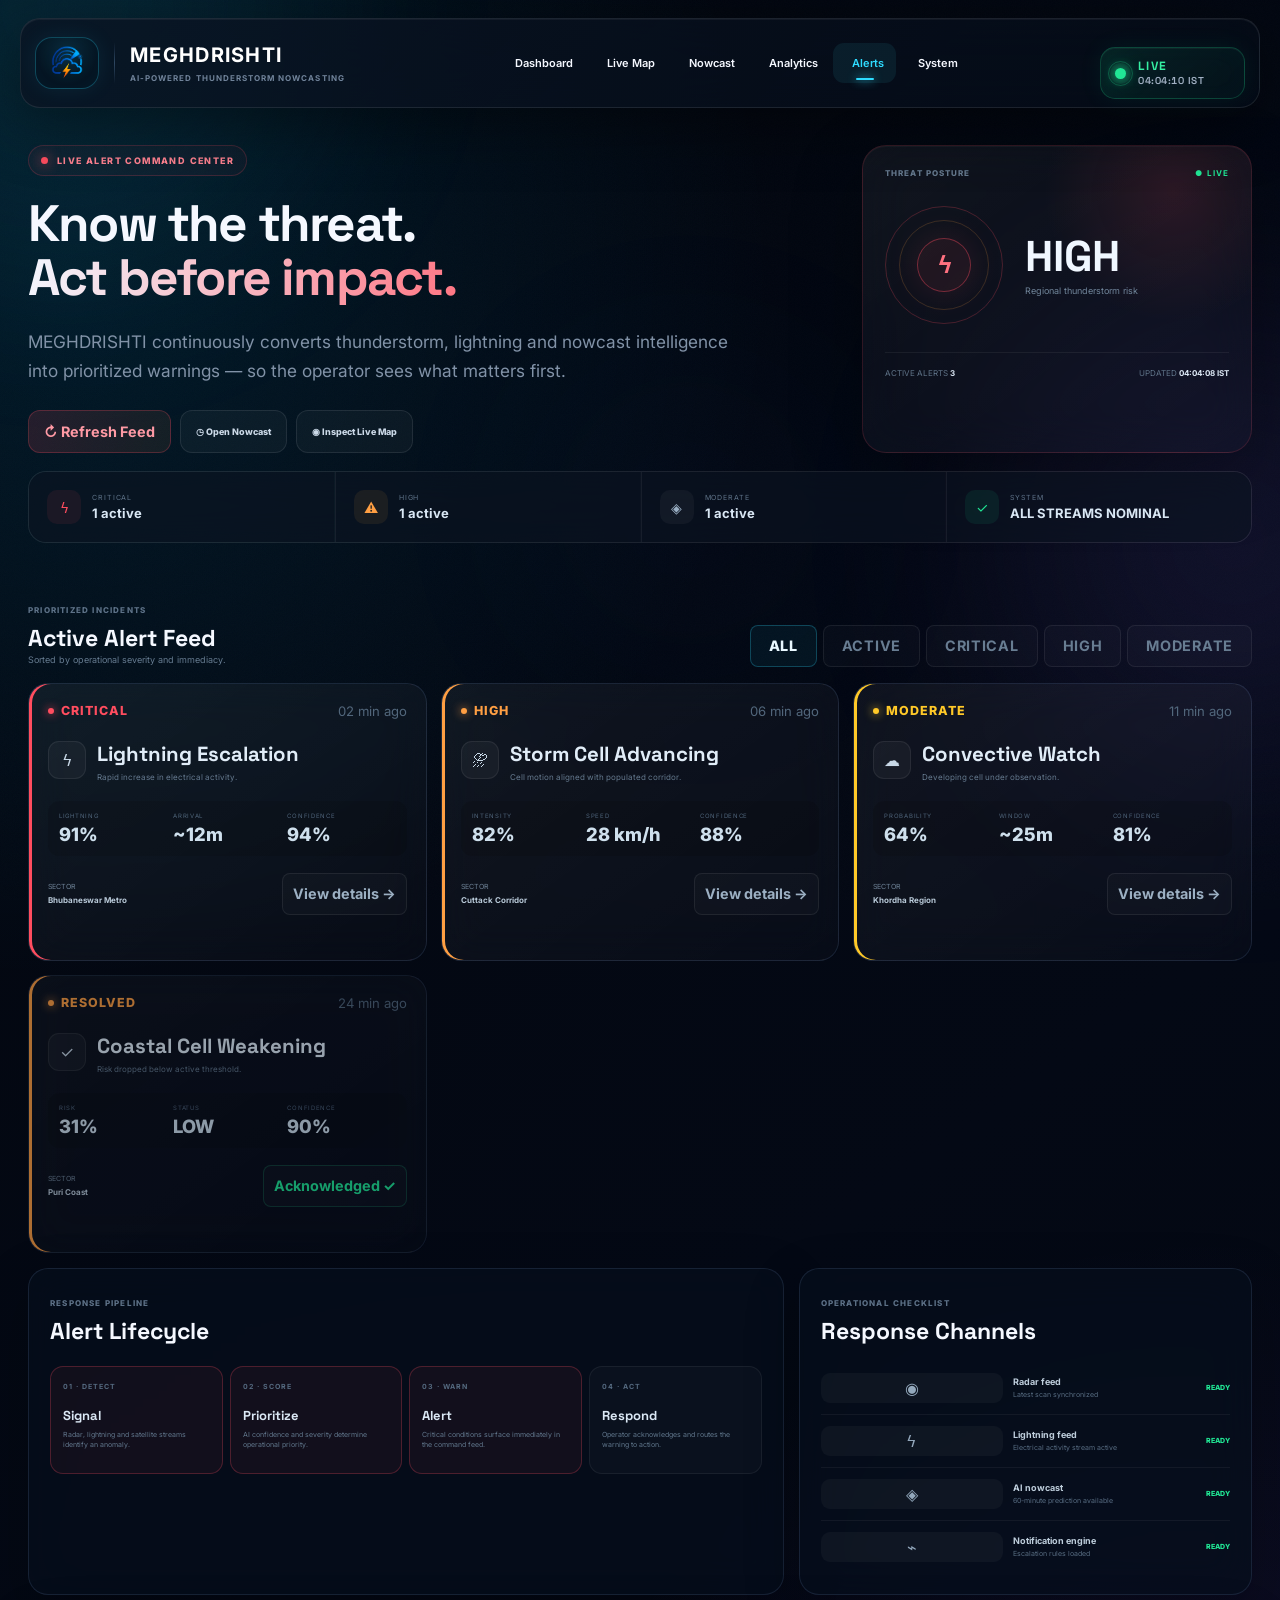
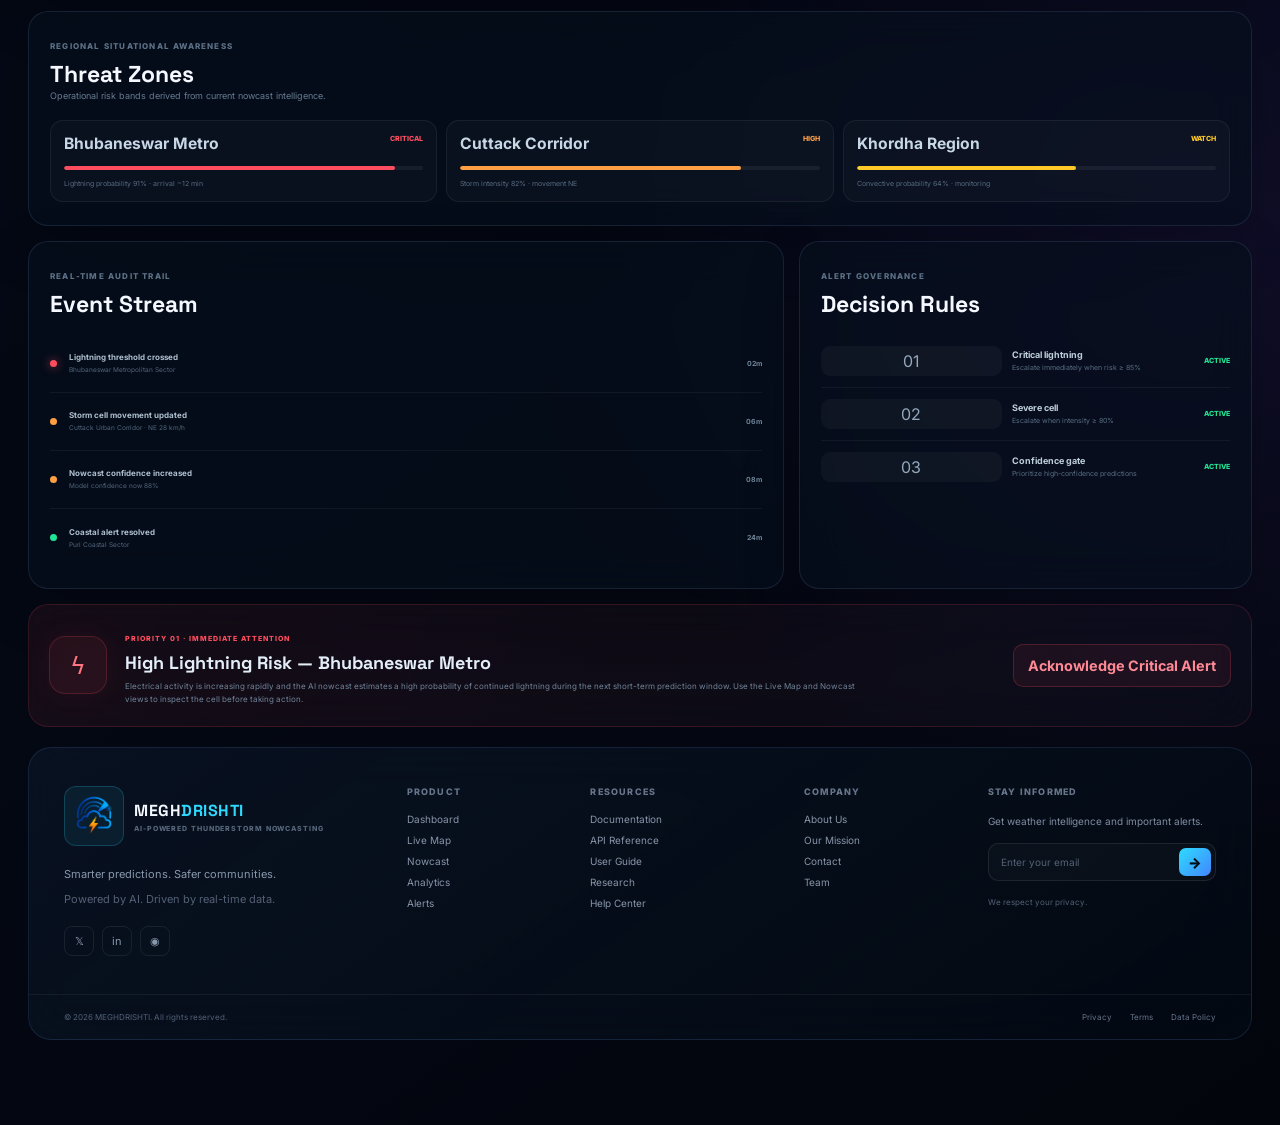
<file: frontend/pages/alerts.html>
<!DOCTYPE html>
<html lang="en">

<head>
    <meta charset="UTF-8">
    <meta name="viewport" content="width=device-width, initial-scale=1.0">

    <title>Alerts | MEGHDRISHTI</title>

    <!-- Fonts: same family as index.html -->
    <link rel="preconnect" href="https://fonts.googleapis.com">
    <link rel="preconnect" href="https://fonts.gstatic.com" crossorigin>

    <link
        href="https://fonts.googleapis.com/css2?family=Inter:wght@400;500;600;700;800&family=Space+Grotesk:wght@500;600;700&display=swap"
        rel="stylesheet">

    <!-- Shared dashboard foundation -->
    <link rel="stylesheet" href="../css/style.css">
    <link rel="stylesheet" href="../css/navbar.css">

    <!-- Alerts only -->
    <link rel="stylesheet" href="../css/alerts.css">
</head>

<body>

    <!-- Same ambient system as index.html -->
    <div class="ambient ambient-cyan"></div>
    <div class="ambient ambient-purple"></div>
    <div class="ambient ambient-blue"></div>

    <div class="grid-background"></div>
    <div class="noise"></div>


    <!-- =========================================================
         SHARED NAVBAR — Alerts active
    ========================================================== -->

    <header class="navbar-wrapper">

        <nav class="navbar">

            <a href="../index.html" class="brand">

                <div class="brand-logo">
                    <img src="../assets/logo.png" alt="MEGHDRISHTI Logo" class="brand-logo-image">
                </div>

                <div class="brand-divider"></div>

                <div class="brand-copy">
                    <div class="brand-name">
                        MEGH<span>DRISHTI</span>
                    </div>

                    <div class="brand-tagline">
                        AI-POWERED THUNDERSTORM NOWCASTING
                    </div>
                </div>

            </a>


            <div class="nav-links">

                <a href="../index.html" class="nav-link">
                    <span class="nav-svg">
                        <svg viewBox="0 0 24 24">
                            <path d="M3 11.5 12 4l9 7.5" />
                            <path d="M5 10.5V20h14v-9.5" />
                            <path d="M9 20v-6h6v6" />
                        </svg>
                    </span>
                    <span>Dashboard</span>
                </a>

                <a href="live-map.html" class="nav-link">
                    <span class="nav-svg">
                        <svg viewBox="0 0 24 24">
                            <path d="M12 21s7-6.2 7-12a7 7 0 1 0-14 0c0 5.8 7 12 7 12Z" />
                            <circle cx="12" cy="9" r="2.3" />
                        </svg>
                    </span>
                    <span>Live Map</span>
                </a>

                <a href="nowcast.html" class="nav-link">
                    <span class="nav-svg">
                        <svg viewBox="0 0 24 24">
                            <circle cx="12" cy="12" r="8" />
                            <path d="M12 7v5l3 2" />
                        </svg>
                    </span>
                    <span>Nowcast</span>
                </a>

                <a href="analytics.html" class="nav-link">
                    <span class="nav-svg">
                        <svg viewBox="0 0 24 24">
                            <path d="M4 19V9" />
                            <path d="M10 19V5" />
                            <path d="M16 19v-7" />
                            <path d="M22 19V3" />
                        </svg>
                    </span>
                    <span>Analytics</span>
                </a>

                <a href="alerts.html" class="nav-link active" aria-current="page">
                    <span class="nav-svg">
                        <svg viewBox="0 0 24 24">
                            <path d="M13 2 4 14h6l-1 8 9-12h-6l1-8Z" />
                        </svg>
                    </span>
                    <span>Alerts</span>
                </a>

                <a href="system.html" class="nav-link">
                    <span class="nav-svg">
                        <svg viewBox="0 0 24 24">
                            <circle cx="12" cy="12" r="3" />
                            <path
                                d="M19.4 15a1.7 1.7 0 0 0 .3 1.9l.1.1-1.7 1.7-.1-.1a1.7 1.7 0 0 0-1.9-.3 1.7 1.7 0 0 0-1 1.5V20h-2.4v-.2a1.7 1.7 0 0 0-1-1.5 1.7 1.7 0 0 0-1.9.3l-.1.1L8 17l.1-.1a1.7 1.7 0 0 0 .3-1.9 1.7 1.7 0 0 0-1.5-1H6v-2.4h.9a1.7 1.7 0 0 0 1.5-1 1.7 1.7 0 0 0-.3-1.9L8 8.6l1.7-1.7.1.1a1.7 1.7 0 0 0 1.9.3 1.7 1.7 0 0 0 1.9-.3l.1-.1 1.7 1.7-.1.1a1.7 1.7 0 0 0-.3 1.9 1.7 1.7 0 0 0 1.5 1h.2V14h-.2a1.7 1.7 0 0 0-1.5 1Z" />
                        </svg>
                    </span>
                    <span>System</span>
                </a>

            </div>


            <div class="nav-right">

                <div class="live-indicator">
                    <span class="live-pulse"></span>

                    <div class="live-info">
                        <strong>LIVE</strong>
                        <span id="navClock">--:--:-- IST</span>
                    </div>
                </div>

                <div class="nav-separator"></div>

                <button class="menu-button" id="menuButton" type="button" aria-label="Open navigation"
                    aria-expanded="false">
                    <span></span>
                    <span></span>
                    <span></span>
                </button>

            </div>

        </nav>


        <div class="mobile-menu" id="mobileMenu">

            <a href="../index.html" class="mobile-link">
                <span>⌂</span> Dashboard
            </a>

            <a href="live-map.html" class="mobile-link">
                <span>◉</span> Live Map
            </a>

            <a href="nowcast.html" class="mobile-link">
                <span>◷</span> Nowcast
            </a>

            <a href="analytics.html" class="mobile-link">
                <span>▥</span> Analytics
            </a>

            <a href="alerts.html" class="mobile-link active">
                <span>ϟ</span> Alerts
            </a>

            <a href="system.html" class="mobile-link">
                <span>⚙</span> System
            </a>

        </div>

    </header>


    <!-- =========================================================
         ALERT COMMAND CENTER
    ========================================================== -->

    <main class="alerts-page">


        <!-- HERO -->
        <section class="alert-hero">

            <div>

                <div class="alert-kicker">
                    <i></i>
                    LIVE ALERT COMMAND CENTER
                </div>

                <h1>
                    Know the threat.
                    <span>Act before impact.</span>
                </h1>

                <p>
                    MEGHDRISHTI continuously converts thunderstorm,
                    lightning and nowcast intelligence into prioritized
                    warnings — so the operator sees what matters first.
                </p>

                <div class="hero-actions">

                    <button class="alert-action primary" id="refreshAlerts">
                        ↻ Refresh Feed
                    </button>

                    <a href="nowcast.html" class="alert-action">
                        ◷ Open Nowcast
                    </a>

                    <a href="live-map.html" class="alert-action">
                        ◉ Inspect Live Map
                    </a>

                </div>

            </div>


            <aside class="alert-command">

                <div class="command-head">
                    <span>THREAT POSTURE</span>
                    <strong>● LIVE</strong>
                </div>

                <div class="command-center">

                    <div class="risk-orbit">
                        <b>ϟ</b>
                    </div>

                    <div class="command-value">
                        <strong>HIGH</strong>
                        <span>Regional thunderstorm risk</span>
                    </div>

                </div>

                <div class="command-bottom">

                    <span>
                        ACTIVE ALERTS
                        <b id="activeAlertCount">3</b>
                    </span>

                    <span>
                        UPDATED
                        <b id="lastAlertUpdate">--:--:-- IST</b>
                    </span>

                </div>

            </aside>

        </section>


        <!-- LIVE STATUS -->
        <section class="alert-status">

            <div class="status-cell red">
                <div class="status-icon">ϟ</div>
                <div>
                    <small>CRITICAL</small>
                    <strong>1 active</strong>
                </div>
            </div>

            <div class="status-cell orange">
                <div class="status-icon">⚠</div>
                <div>
                    <small>HIGH</small>
                    <strong>1 active</strong>
                </div>
            </div>

            <div class="status-cell">
                <div class="status-icon">◈</div>
                <div>
                    <small>MODERATE</small>
                    <strong>1 active</strong>
                </div>
            </div>

            <div class="status-cell green">
                <div class="status-icon">✓</div>
                <div>
                    <small>SYSTEM</small>
                    <strong id="systemState">ALL STREAMS NOMINAL</strong>
                </div>
            </div>

        </section>


        <!-- ALERT FEED -->
        <section class="alert-section">

            <div class="alert-section-head">

                <div>
                    <small>PRIORITIZED INCIDENTS</small>
                    <h2>Active Alert Feed</h2>
                    <p>Sorted by operational severity and immediacy.</p>
                </div>

                <div class="alert-filters">
                    <button class="alert-filter active" data-filter="all">ALL</button>
                    <button class="alert-filter" data-filter="active">ACTIVE</button>
                    <button class="alert-filter" data-filter="critical">CRITICAL</button>
                    <button class="alert-filter" data-filter="high">HIGH</button>
                    <button class="alert-filter" data-filter="moderate">MODERATE</button>
                </div>

            </div>


            <div class="alert-feed">


                <!-- CRITICAL -->
                <article class="alert-card critical" data-severity="critical"
                    data-location="Bhubaneswar Metropolitan Sector"
                    data-message="Rapidly strengthening convective activity with elevated lightning probability. Immediate situational awareness is recommended for exposed outdoor activity.">

                    <div class="card-top">

                        <span class="severity">
                            <i></i>
                            CRITICAL
                        </span>

                        <time>02 min ago</time>

                    </div>

                    <div class="card-title">

                        <div class="card-icon">ϟ</div>

                        <div>
                            <h3>Lightning Escalation</h3>
                            <p>Rapid increase in electrical activity.</p>
                        </div>

                    </div>

                    <div class="card-metrics">

                        <div>
                            <small>LIGHTNING</small>
                            <strong>91%</strong>
                        </div>

                        <div>
                            <small>ARRIVAL</small>
                            <strong>~12m</strong>
                        </div>

                        <div>
                            <small>CONFIDENCE</small>
                            <strong>94%</strong>
                        </div>

                    </div>

                    <div class="card-footer">

                        <div class="card-location">
                            SECTOR
                            <b>Bhubaneswar Metro</b>
                        </div>

                        <button class="card-action view-details">
                            View details →
                        </button>

                    </div>

                </article>


                <!-- HIGH -->
                <article class="alert-card high" data-severity="high" data-location="Cuttack Urban Corridor"
                    data-message="A mature thunderstorm cell is moving northeast. Wind and rainfall impacts may increase during the next nowcast window.">

                    <div class="card-top">

                        <span class="severity">
                            <i></i>
                            HIGH
                        </span>

                        <time>06 min ago</time>

                    </div>

                    <div class="card-title">

                        <div class="card-icon">⛈</div>

                        <div>
                            <h3>Storm Cell Advancing</h3>
                            <p>Cell motion aligned with populated corridor.</p>
                        </div>

                    </div>

                    <div class="card-metrics">

                        <div>
                            <small>INTENSITY</small>
                            <strong>82%</strong>
                        </div>

                        <div>
                            <small>SPEED</small>
                            <strong>28 km/h</strong>
                        </div>

                        <div>
                            <small>CONFIDENCE</small>
                            <strong>88%</strong>
                        </div>

                    </div>

                    <div class="card-footer">

                        <div class="card-location">
                            SECTOR
                            <b>Cuttack Corridor</b>
                        </div>

                        <button class="card-action view-details">
                            View details →
                        </button>

                    </div>

                </article>


                <!-- MODERATE -->
                <article class="alert-card moderate" data-severity="moderate" data-location="Khordha Regional Sector"
                    data-message="Moderate convective development detected. The system is watching for intensification and will escalate automatically if thresholds are crossed.">

                    <div class="card-top">

                        <span class="severity">
                            <i></i>
                            MODERATE
                        </span>

                        <time>11 min ago</time>

                    </div>

                    <div class="card-title">

                        <div class="card-icon">☁</div>

                        <div>
                            <h3>Convective Watch</h3>
                            <p>Developing cell under observation.</p>
                        </div>

                    </div>

                    <div class="card-metrics">

                        <div>
                            <small>PROBABILITY</small>
                            <strong>64%</strong>
                        </div>

                        <div>
                            <small>WINDOW</small>
                            <strong>~25m</strong>
                        </div>

                        <div>
                            <small>CONFIDENCE</small>
                            <strong>81%</strong>
                        </div>

                    </div>

                    <div class="card-footer">

                        <div class="card-location">
                            SECTOR
                            <b>Khordha Region</b>
                        </div>

                        <button class="card-action view-details">
                            View details →
                        </button>

                    </div>

                </article>


                <!-- RESOLVED -->
                <article class="alert-card high resolved" data-severity="high" data-location="Puri Coastal Sector"
                    data-message="Earlier storm activity has weakened below the active warning threshold. Continue monitoring the next nowcast cycle.">

                    <div class="card-top">

                        <span class="severity">
                            <i></i>
                            RESOLVED
                        </span>

                        <time>24 min ago</time>

                    </div>

                    <div class="card-title">

                        <div class="card-icon">✓</div>

                        <div>
                            <h3>Coastal Cell Weakening</h3>
                            <p>Risk dropped below active threshold.</p>
                        </div>

                    </div>

                    <div class="card-metrics">

                        <div>
                            <small>RISK</small>
                            <strong>31%</strong>
                        </div>

                        <div>
                            <small>STATUS</small>
                            <strong>LOW</strong>
                        </div>

                        <div>
                            <small>CONFIDENCE</small>
                            <strong>90%</strong>
                        </div>

                    </div>

                    <div class="card-footer">

                        <div class="card-location">
                            SECTOR
                            <b>Puri Coast</b>
                        </div>

                        <button class="card-action done view-details">
                            Acknowledged ✓
                        </button>

                    </div>

                </article>

            </div>

        </section>


        <!-- WORKFLOW -->
        <section class="workflow-grid">

            <article class="glass-panel">

                <div class="alert-section-head">
                    <div>
                        <small>RESPONSE PIPELINE</small>
                        <h2>Alert Lifecycle</h2>
                    </div>
                </div>

                <div class="workflow">

                    <div class="workflow-step active">
                        <b>01 · DETECT</b>
                        <strong>Signal</strong>
                        <span>Radar, lightning and satellite streams identify an anomaly.</span>
                    </div>

                    <div class="workflow-step active">
                        <b>02 · SCORE</b>
                        <strong>Prioritize</strong>
                        <span>AI confidence and severity determine operational priority.</span>
                    </div>

                    <div class="workflow-step active">
                        <b>03 · WARN</b>
                        <strong>Alert</strong>
                        <span>Critical conditions surface immediately in the command feed.</span>
                    </div>

                    <div class="workflow-step">
                        <b>04 · ACT</b>
                        <strong>Respond</strong>
                        <span>Operator acknowledges and routes the warning to action.</span>
                    </div>

                </div>

            </article>


            <article class="glass-panel">

                <div class="alert-section-head">
                    <div>
                        <small>OPERATIONAL CHECKLIST</small>
                        <h2>Response Channels</h2>
                    </div>
                </div>

                <div class="response-list">

                    <div class="response-row">
                        <div class="response-icon">◉</div>
                        <div>
                            <strong>Radar feed</strong>
                            <small>Latest scan synchronized</small>
                        </div>
                        <span class="response-state">READY</span>
                    </div>

                    <div class="response-row">
                        <div class="response-icon">ϟ</div>
                        <div>
                            <strong>Lightning feed</strong>
                            <small>Electrical activity stream active</small>
                        </div>
                        <span class="response-state">READY</span>
                    </div>

                    <div class="response-row">
                        <div class="response-icon">◈</div>
                        <div>
                            <strong>AI nowcast</strong>
                            <small>60-minute prediction available</small>
                        </div>
                        <span class="response-state">READY</span>
                    </div>

                    <div class="response-row">
                        <div class="response-icon">⌁</div>
                        <div>
                            <strong>Notification engine</strong>
                            <small>Escalation rules loaded</small>
                        </div>
                        <span class="response-state">READY</span>
                    </div>

                </div>

            </article>

        </section>


        <!-- THREAT ZONES -->
        <section class="glass-panel alert-section">

            <div class="alert-section-head">

                <div>
                    <small>REGIONAL SITUATIONAL AWARENESS</small>
                    <h2>Threat Zones</h2>
                    <p>Operational risk bands derived from current nowcast intelligence.</p>
                </div>

            </div>

            <div class="zone-grid">

                <div class="zone red">
                    <div class="zone-head">
                        <span class="zone-name">Bhubaneswar Metro</span>
                        <span class="zone-level">CRITICAL</span>
                    </div>
                    <div class="zone-track"><span style="width:92%"></span></div>
                    <small>Lightning probability 91% · arrival ~12 min</small>
                </div>

                <div class="zone orange">
                    <div class="zone-head">
                        <span class="zone-name">Cuttack Corridor</span>
                        <span class="zone-level">HIGH</span>
                    </div>
                    <div class="zone-track"><span style="width:78%"></span></div>
                    <small>Storm intensity 82% · movement NE</small>
                </div>

                <div class="zone yellow">
                    <div class="zone-head">
                        <span class="zone-name">Khordha Region</span>
                        <span class="zone-level">WATCH</span>
                    </div>
                    <div class="zone-track"><span style="width:61%"></span></div>
                    <small>Convective probability 64% · monitoring</small>
                </div>

            </div>

        </section>


        <!-- EVENT STREAM -->
        <section class="workflow-grid">

            <article class="glass-panel">

                <div class="alert-section-head">
                    <div>
                        <small>REAL-TIME AUDIT TRAIL</small>
                        <h2>Event Stream</h2>
                    </div>
                </div>

                <div class="event-stream">

                    <div class="event">
                        <i class="event-dot red"></i>
                        <div>
                            <strong>Lightning threshold crossed</strong>
                            <small>Bhubaneswar Metropolitan Sector</small>
                        </div>
                        <b>02m</b>
                    </div>

                    <div class="event">
                        <i class="event-dot orange"></i>
                        <div>
                            <strong>Storm cell movement updated</strong>
                            <small>Cuttack Urban Corridor · NE 28 km/h</small>
                        </div>
                        <b>06m</b>
                    </div>

                    <div class="event">
                        <i class="event-dot orange"></i>
                        <div>
                            <strong>Nowcast confidence increased</strong>
                            <small>Model confidence now 88%</small>
                        </div>
                        <b>08m</b>
                    </div>

                    <div class="event">
                        <i class="event-dot green"></i>
                        <div>
                            <strong>Coastal alert resolved</strong>
                            <small>Puri Coastal Sector</small>
                        </div>
                        <b>24m</b>
                    </div>

                </div>

            </article>


            <article class="glass-panel">

                <div class="alert-section-head">
                    <div>
                        <small>ALERT GOVERNANCE</small>
                        <h2>Decision Rules</h2>
                    </div>
                </div>

                <div class="response-list">

                    <div class="response-row">
                        <div class="response-icon">01</div>
                        <div>
                            <strong>Critical lightning</strong>
                            <small>Escalate immediately when risk ≥ 85%</small>
                        </div>
                        <span class="response-state">ACTIVE</span>
                    </div>

                    <div class="response-row">
                        <div class="response-icon">02</div>
                        <div>
                            <strong>Severe cell</strong>
                            <small>Escalate when intensity ≥ 80%</small>
                        </div>
                        <span class="response-state">ACTIVE</span>
                    </div>

                    <div class="response-row">
                        <div class="response-icon">03</div>
                        <div>
                            <strong>Confidence gate</strong>
                            <small>Prioritize high-confidence predictions</small>
                        </div>
                        <span class="response-state">ACTIVE</span>
                    </div>

                </div>

            </article>

        </section>


        <!-- CRITICAL DETAIL -->
        <section class="detail-strip">

            <div class="detail-icon">ϟ</div>

            <div class="detail-content">

                <small>PRIORITY 01 · IMMEDIATE ATTENTION</small>

                <h2>High Lightning Risk — Bhubaneswar Metro</h2>

                <p>
                    Electrical activity is increasing rapidly and the AI nowcast
                    estimates a high probability of continued lightning during
                    the next short-term prediction window. Use the Live Map and
                    Nowcast views to inspect the cell before taking action.
                </p>

            </div>

            <button class="detail-action" id="detailAcknowledge">
                Acknowledge Critical Alert
            </button>

        </section>


        <!-- =========================================================
             FOOTER — same structure as index.html
        ========================================================== -->

        <footer class="footer">

            <div class="footer-main">

                <div class="footer-brand">

                    <a href="../index.html" class="footer-logo">

                        <div class="footer-logo-icon">
                            <img src="../assets/logo.png" alt="MEGHDRISHTI Logo" class="footer-logo-image">
                        </div>

                        <div>
                            <strong>
                                MEGH<span>DRISHTI</span>
                            </strong>

                            <small>
                                AI-POWERED THUNDERSTORM NOWCASTING
                            </small>
                        </div>

                    </a>

                    <p>
                        Smarter predictions.
                        Safer communities.
                    </p>

                    <p class="footer-powered">
                        Powered by AI. Driven by real-time data.
                    </p>

                    <div class="social-links">

                        <a href="#" aria-label="Twitter">𝕏</a>
                        <a href="#" aria-label="LinkedIn">in</a>
                        <a href="#" aria-label="GitHub">◉</a>

                    </div>

                </div>


                <div class="footer-column">

                    <h3>PRODUCT</h3>

                    <a href="../index.html">Dashboard</a>
                    <a href="live-map.html">Live Map</a>
                    <a href="nowcast.html">Nowcast</a>
                    <a href="analytics.html">Analytics</a>
                    <a href="alerts.html">Alerts</a>

                </div>


                <div class="footer-column">

                    <h3>RESOURCES</h3>

                    <a href="#">Documentation</a>
                    <a href="#">API Reference</a>
                    <a href="#">User Guide</a>
                    <a href="#">Research</a>
                    <a href="#">Help Center</a>

                </div>


                <div class="footer-column">

                    <h3>COMPANY</h3>

                    <a href="#">About Us</a>
                    <a href="#">Our Mission</a>
                    <a href="#">Contact</a>
                    <a href="#">Team</a>

                </div>


                <div class="footer-column newsletter">

                    <h3>STAY INFORMED</h3>

                    <p>
                        Get weather intelligence
                        and important alerts.
                    </p>

                    <form id="newsletterForm">

                        <input type="email" id="newsletterEmail" placeholder="Enter your email" autocomplete="email"
                            required>

                        <button type="submit">→</button>

                    </form>

                    <small id="newsletterMessage">
                        We respect your privacy.
                    </small>

                </div>

            </div>


            <div class="footer-bottom">

                <span>
                    © <span id="year"></span> MEGHDRISHTI.
                    All rights reserved.
                </span>

                <div>
                    <a href="#">Privacy</a>
                    <a href="#">Terms</a>
                    <a href="#">Data Policy</a>
                </div>

            </div>

        </footer>

    </main>


    <!-- DETAIL MODAL -->
    <div class="alert-modal" id="alertModal">

        <div class="modal-card">

            <div class="modal-head">

                <div>
                    <small id="modalSeverity">ALERT</small>
                    <h2 id="modalTitle">Alert Details</h2>
                </div>

                <button class="modal-close" id="modalClose" aria-label="Close">
                    ×
                </button>

            </div>

            <div class="modal-body">

                <div class="modal-row">
                    <span>Sector</span>
                    <strong id="modalLocation">—</strong>
                </div>

                <div class="modal-row">
                    <span>Issued</span>
                    <strong id="modalTime">—</strong>
                </div>

                <div class="modal-row">
                    <span>Primary risk</span>
                    <strong id="modalRisk">—</strong>
                </div>

            </div>

            <div class="modal-note" id="modalMessage">
                —
            </div>

        </div>

    </div>


    <!-- TOAST -->
    <div class="alert-toast" id="alertToast">

        <strong>SYSTEM UPDATE</strong>
        <span id="toastText">Ready.</span>

    </div>


    <script src="../js/navbar.js"></script>
    <script src="../js/alerts.js"></script>

</body>

</html>
</file>
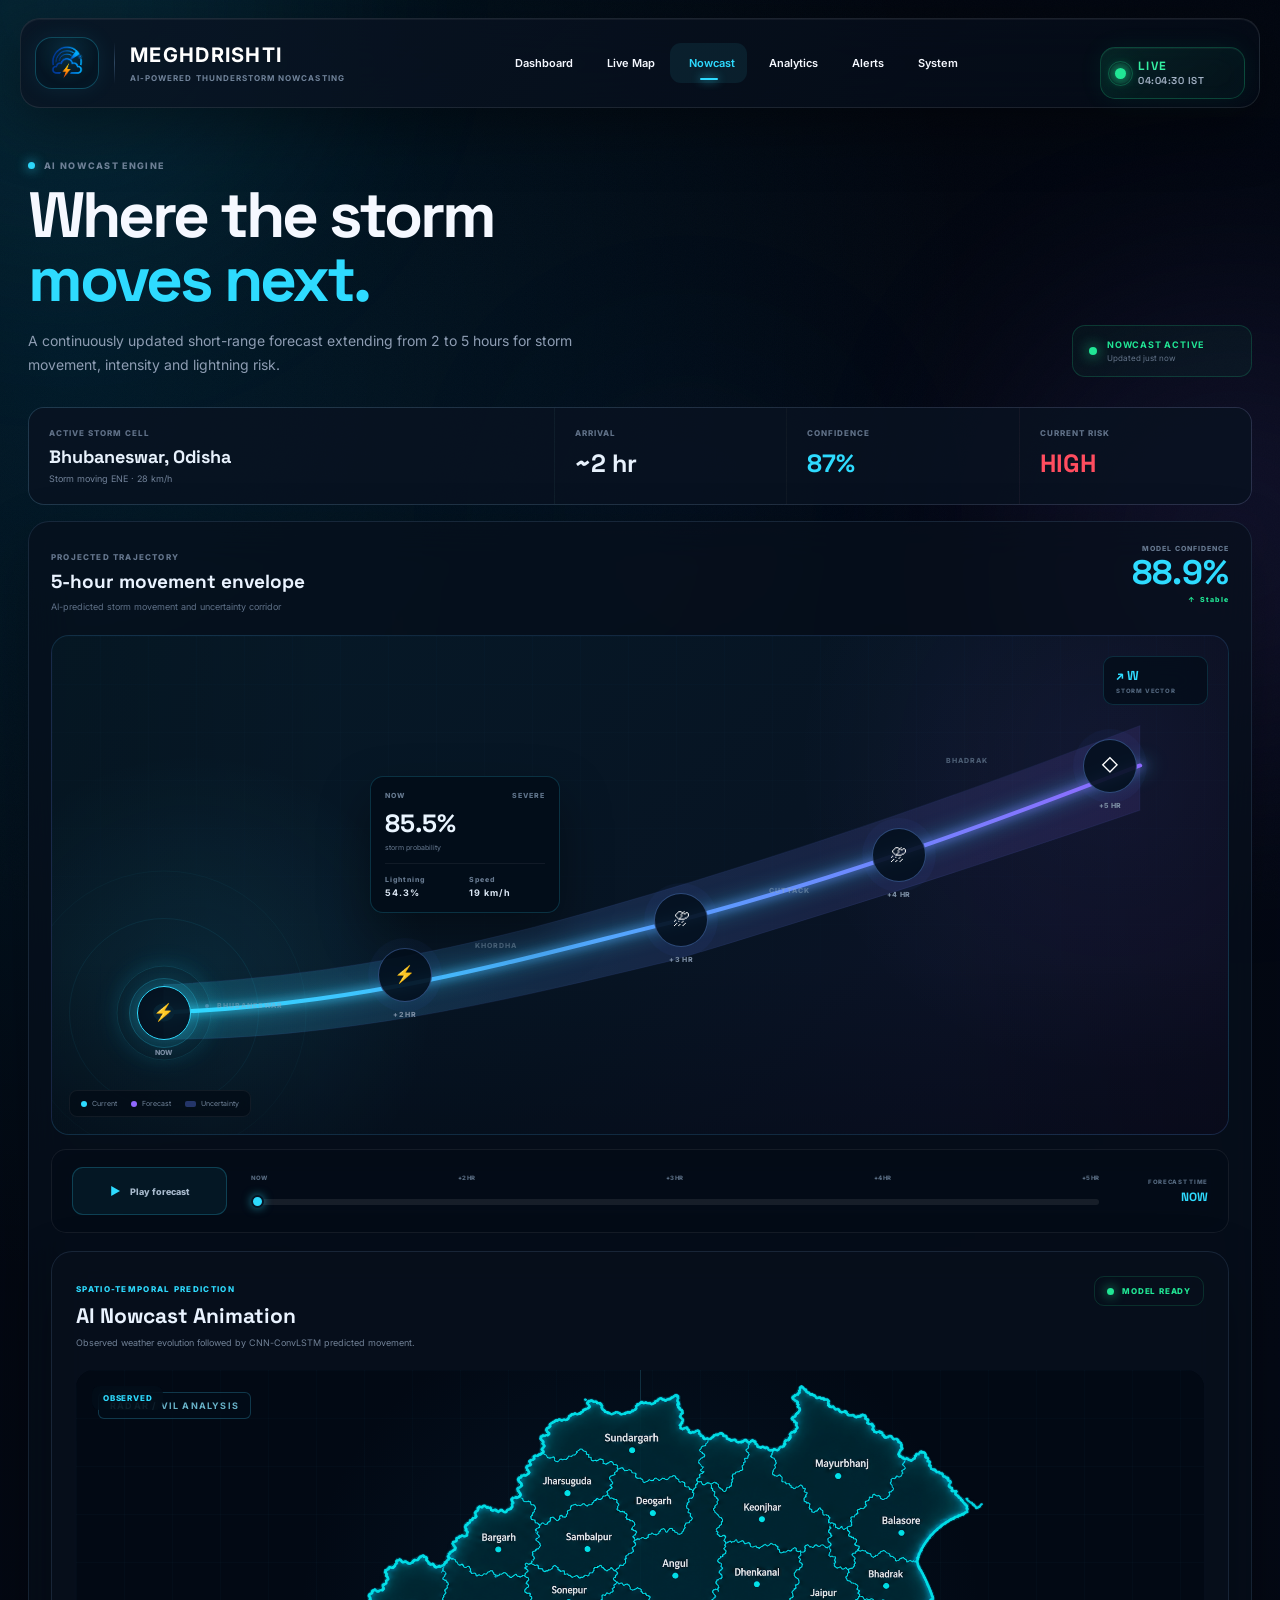
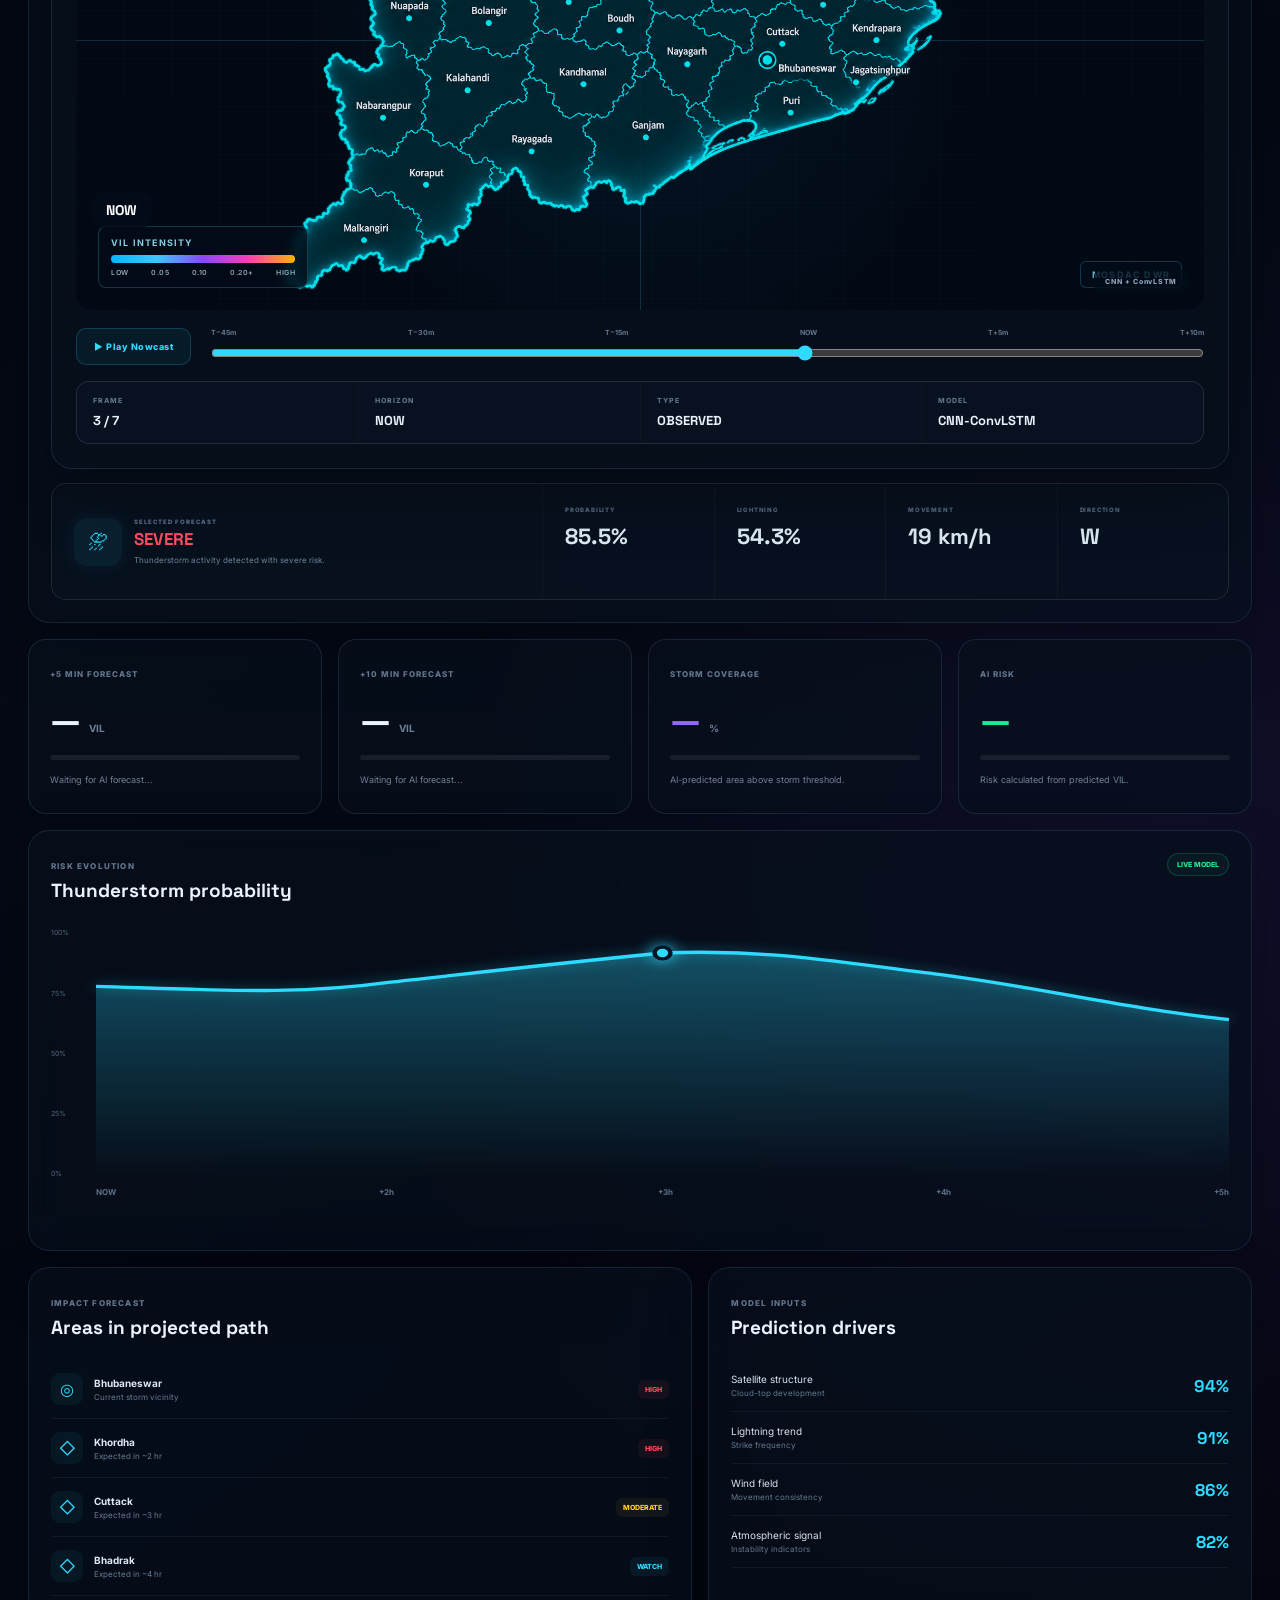
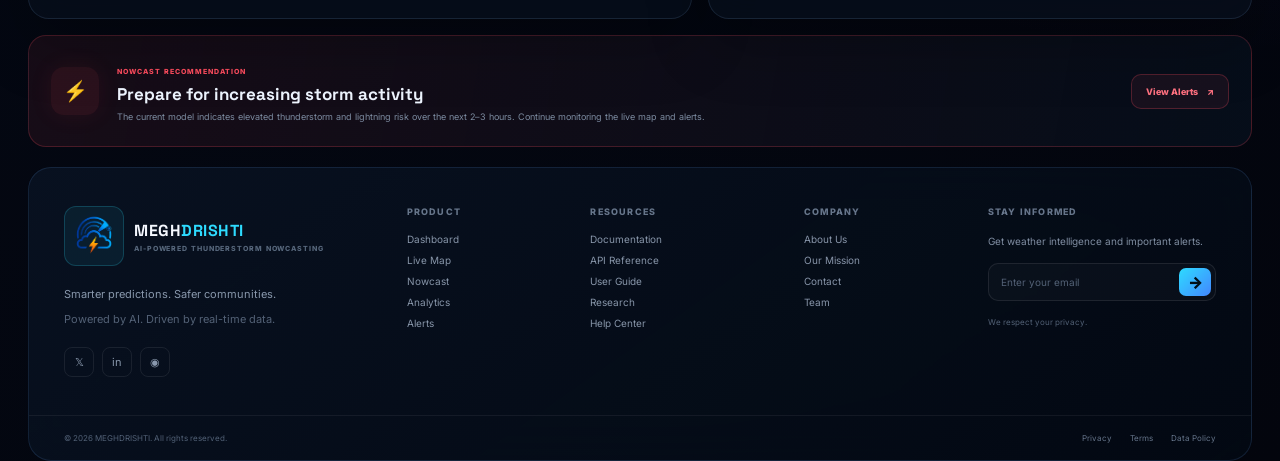
<file: frontend/pages/nowcast.html>
<!DOCTYPE html>
<html lang="en">

<head>

    <meta charset="UTF-8">

    <meta name="viewport" content="width=device-width, initial-scale=1.0">

    <title>
        MEGHDRISHTI — AI Nowcast
    </title>

    <link rel="preconnect" href="https://fonts.googleapis.com">

    <link rel="preconnect" href="https://fonts.gstatic.com">

    <link
        href="https://fonts.googleapis.com/css2?family=Inter:wght@400;500;600;700;800&family=Space+Grotesk:wght@500;600;700&display=swap"
        rel="stylesheet">

    <link rel="stylesheet" href="../css/style.css">

    <link rel="stylesheet" href="../css/navbar.css">

    <link rel="stylesheet" href="../css/nowcast.css">
    <link
    rel="stylesheet"
    href="../css/nowcast-animation.css">

</head>


<body>

    <!-- =====================================================
         BACKGROUND
    ====================================================== -->

    <div class="ambient ambient-cyan"></div>
    <div class="ambient ambient-purple"></div>
    <div class="ambient ambient-blue"></div>

    <div class="grid-background"></div>
    <div class="noise"></div>


    <!-- =====================================================
         NAVBAR
    ====================================================== -->

    <header class="navbar-wrapper">

        <nav class="navbar">


            <!-- BRAND -->

            <a href="../index.html" class="brand">

                <div class="brand-logo">

                    <img src="../assets/logo.png" alt="MEGHDRISHTI Logo" class="brand-logo-image">

                </div>


                <div class="brand-divider"></div>


                <div class="brand-copy">

                    <div class="brand-name">
                        MEGH<span>DRISHTI</span>
                    </div>

                    <div class="brand-tagline">
                        AI-POWERED THUNDERSTORM NOWCASTING
                    </div>

                </div>

            </a>


            <!-- NAV -->

            <div class="nav-links">

                <a href="../index.html" class="nav-link">
                    <span class="nav-svg"></span>
                    <span>Dashboard</span>
                </a>


                <a href="live-map.html" class="nav-link">
                    <span class="nav-svg"></span>
                    <span>Live Map</span>
                </a>


                <a href="nowcast.html" class="nav-link active">
                    <span class="nav-svg"></span>
                    <span>Nowcast</span>
                </a>


                <a href="analytics.html" class="nav-link">
                    <span class="nav-svg"></span>
                    <span>Analytics</span>
                </a>


                <a href="alerts.html" class="nav-link">
                    <span class="nav-svg"></span>
                    <span>Alerts</span>
                </a>


                <a href="system.html" class="nav-link">
                    <span class="nav-svg"></span>
                    <span>System</span>
                </a>

            </div>


            <!-- RIGHT -->

            <div class="nav-right">

                <div class="live-indicator">

                    <span class="live-pulse"></span>

                    <div class="live-info">

                        <strong>LIVE</strong>

                        <span id="navClock">
                            --:--:-- IST
                        </span>

                    </div>

                </div>


                <div class="nav-separator"></div>


                <button class="menu-button" id="menuButton" type="button" aria-label="Open navigation"
                    aria-expanded="false">

                    <span></span>
                    <span></span>
                    <span></span>

                </button>

            </div>

        </nav>


        <!-- MOBILE -->

        <div class="mobile-menu" id="mobileMenu">

            <a href="../index.html" class="mobile-link">
                <span>⌂</span>
                Dashboard
            </a>

            <a href="live-map.html" class="mobile-link">
                <span>◉</span>
                Live Map
            </a>

            <a href="nowcast.html" class="mobile-link active">
                <span>◷</span>
                Nowcast
            </a>

            <a href="analytics.html" class="mobile-link">
                <span>▥</span>
                Analytics
            </a>

            <a href="alerts.html" class="mobile-link">
                <span>ϟ</span>
                Alerts
            </a>

            <a href="system.html" class="mobile-link">
                <span>⚙</span>
                System
            </a>

        </div>

    </header>



    <!-- =====================================================
         MAIN
    ====================================================== -->

    <main class="nowcast-page">


        <!-- =================================================
             HERO
        ================================================== -->

        <section class="nowcast-hero">

            <div>

                <div class="nowcast-kicker">

                    <span></span>

                    AI NOWCAST ENGINE

                </div>


                <h1>
                Where the storm
                <span>moves next.</span>
                </h1>


                <p>
                    A continuously updated short-range forecast extending
                    from 2 to 5 hours for storm movement, intensity and
                    lightning risk.
                </p>

            </div>


            <div class="nowcast-status">

                <span class="status-dot"></span>

                <div>

                    <strong>
                        NOWCAST ACTIVE
                    </strong>

                    <small>
                        Updated just now
                    </small>

                </div>

            </div>

        </section>



        <!-- =================================================
             CURRENT STORM SUMMARY
        ================================================== -->

        <section class="nowcast-summary">

            <div class="summary-location">

                <span>
                    ACTIVE STORM CELL
                </span>

                <strong>
                    Bhubaneswar, Odisha
                </strong>

                <small>
                    Storm moving ENE · 28 km/h
                </small>

            </div>


            <div class="summary-stat">

                <span>
                    ARRIVAL
                </span>

                <strong>
                    ~2 hr
                </strong>

            </div>


            <div class="summary-stat">

                <span>
                    CONFIDENCE
                </span>

                <strong class="cyan">
                    87%
                </strong>

            </div>


            <div class="summary-stat">

                <span>
                    CURRENT RISK
                </span>

                <strong class="red">
                    HIGH
                </strong>

            </div>

        </section>



        <!-- =================================================
             TRAJECTORY
        ================================================== -->

        <section class="trajectory-panel">

            <div class="panel-heading">

                <div>

                    <span>PROJECTED TRAJECTORY</span>

                    <h2 id="trajectoryTitle">
                        5-hour movement envelope
                    </h2>

                    <p class="trajectory-subtitle">
                        AI-predicted storm movement and uncertainty corridor
                    </p>

                </div>

                <div class="trajectory-confidence">

                    <small>MODEL CONFIDENCE</small>

                    <strong id="confidenceValue">87%</strong>

                    <span id="confidenceTrend">
                        ↑ Stable
                    </span>

                </div>

            </div>


            <!-- =================================================
                 MAP
            ================================================== -->

            <div class="trajectory-map" id="trajectoryMap">

                <div class="trajectory-grid"></div>

                <div class="map-vignette"></div>


                <!-- Atmospheric rings -->

                <div class="storm-radar-ring ring-a"></div>
                <div class="storm-radar-ring ring-b"></div>
                <div class="storm-radar-ring ring-c"></div>


                <!-- Projected corridor -->

                <svg class="trajectory-svg" viewBox="0 0 1000 500" preserveAspectRatio="none">

                    <defs>

                        <linearGradient id="corridorGradient" x1="0" y1="0" x2="1" y2="0">

                            <stop offset="0%" stop-color="#2edbff" stop-opacity=".18" />

                            <stop offset="50%" stop-color="#658cff" stop-opacity=".16" />

                            <stop offset="100%" stop-color="#9068ff" stop-opacity=".12" />

                        </linearGradient>


                        <linearGradient id="trajectoryGradient" x1="0" y1="0" x2="1" y2="0">

                            <stop offset="0%" stop-color="#2edbff" />

                            <stop offset="55%" stop-color="#5b9cff" />

                            <stop offset="100%" stop-color="#9068ff" />

                        </linearGradient>


                        <filter id="trajectoryGlow" x="-50%" y="-50%" width="200%" height="200%">

                            <feGaussianBlur stdDeviation="5" result="blur" />

                            <feMerge>

                                <feMergeNode in="blur" />
                                <feMergeNode in="SourceGraphic" />

                            </feMerge>

                        </filter>

                    </defs>


                    <!-- uncertainty corridor -->

                    <path class="trajectory-corridor" d="
                        M95 350
                        C270 340 395 300 535 250
                        C680 198 805 145 925 90

                        L925 175
                        C790 230 670 275 530 325
                        C390 365 250 405 95 405

                        Z
                    " />


                    <!-- glow -->

                    <path class="trajectory-glow" d="
                        M95 378
                        C270 370 395 325 535 285
                        C680 240 805 185 925 130
                    " />


                    <!-- main trajectory -->

                    <path id="trajectoryPath" class="trajectory-line" d="
                        M95 378
                        C270 370 395 325 535 285
                        C680 240 805 185 925 130
                    " />


                    <!-- moving forecast marker -->

                    <circle id="trajectoryTracker" class="trajectory-tracker" cx="95" cy="378" r="7" />

                </svg>


                <!-- =================================================
                     LOCATION LABELS
                ================================================== -->

                <div class="map-label label-bhubaneswar">
                    <span></span>
                    BHUBANESWAR
                </div>

                <div class="map-label label-khordha">
                    KHORDHA
                </div>

                <div class="map-label label-cuttack">
                    CUTTACK
                </div>

                <div class="map-label label-bhadrak">
                    BHADRAK
                </div>


                <!-- =================================================
                     STORM POINTS
                ================================================== -->

                <button class="forecast-point current selected" data-index="0" style="left:9.5%; top:75.6%;">

                    <span class="point-core">
                        ⚡
                    </span>

                    <span class="point-time">
                        NOW
                    </span>

                </button>


                <button class="forecast-point" data-index="1" style="left:30%; top:68%;">

                    <span class="point-core">
                        ⚡
                    </span>

                    <span class="point-time">
                        +2 HR
                    </span>

                </button>


                <button class="forecast-point" data-index="2" style="left:53.5%; top:57%;">

                    <span class="point-core">
                        ⛈
                    </span>

                    <span class="point-time">
                        +3 HR
                    </span>

                </button>


                <button class="forecast-point" data-index="3" style="left:72%; top:44%;">

                    <span class="point-core">
                        ⛈
                    </span>

                    <span class="point-time">
                        +4 HR
                    </span>

                </button>


                <button class="forecast-point" data-index="4" style="left:90%; top:26%;">

                    <span class="point-core">
                        ◇
                    </span>

                    <span class="point-time">
                        +5 HR
                    </span>

                </button>


                <!-- =================================================
                     LIVE INFO TOOLTIP
                ================================================== -->

                <div class="trajectory-tooltip" id="trajectoryTooltip">

                    <div class="tooltip-header">

                        <span id="tooltipTime">
                            NOW
                        </span>

                        <span class="tooltip-risk" id="tooltipRisk">
                            HIGH
                        </span>

                    </div>


                    <strong id="tooltipProbability">
                        82%
                    </strong>

                    <small>
                        storm probability
                    </small>


                    <div class="tooltip-divider"></div>


                    <div class="tooltip-stats">

                        <span>

                            Lightning

                            <b id="tooltipLightning">
                                91%
                            </b>

                        </span>


                        <span>

                            Speed

                            <b id="tooltipSpeed">
                                28 km/h
                            </b>

                        </span>

                    </div>

                </div>


                <!-- =================================================
                     VECTOR
                ================================================== -->

                <div class="storm-vector">

                    <span id="vectorDirection">
                        ↗ ENE
                    </span>

                    <small>
                        STORM VECTOR
                    </small>

                </div>


                <!-- =================================================
                     MAP LEGEND
                ================================================== -->

                <div class="trajectory-legend">

                    <span>

                        <i class="legend-current"></i>

                        Current

                    </span>


                    <span>

                        <i class="legend-predicted"></i>

                        Forecast

                    </span>


                    <span>

                        <i class="legend-corridor"></i>

                        Uncertainty

                    </span>

                </div>

            </div>



            <!-- =================================================
                 FORECAST CONTROL BAR
            ================================================== -->

            <div class="forecast-controls">

                <button class="forecast-play" id="forecastPlay" type="button">

                    <span id="playIcon">
                        ▶
                    </span>

                    <span id="playText">
                        Play forecast
                    </span>

                </button>


                <div class="forecast-slider-wrap">

                    <div class="forecast-slider-labels">

                        <span>
                            NOW
                        </span>

                        <span>
                            +2 HR
                        </span>

                        <span>
                            +3 HR
                        </span>

                        <span>
                            +4 HR
                        </span>

                        <span>
                            +5 HR
                        </span>

                    </div>


                    <input id="forecastSlider" class="forecast-slider" type="range" min="0" max="4" value="0"
                        step="1" />

                </div>


                <div class="forecast-current-time">

                    <small>
                        FORECAST TIME
                    </small>

                    <strong id="selectedTime">
                        NOW
                    </strong>

                </div>

            </div>


            <!-- =====================================================
     AI NOWCAST ANIMATION
====================================================== -->

<section class="ai-nowcast-animation">

    <div class="animation-heading">

        <div>
            <span class="section-kicker">
                SPATIO-TEMPORAL PREDICTION
            </span>

            <h2>
                AI Nowcast Animation
            </h2>

            <p>
                Observed weather evolution followed by
                CNN-ConvLSTM predicted movement.
            </p>
        </div>

        <div class="animation-status">
            <span class="animation-live-dot"></span>
            MODEL READY
        </div>

    </div>


   <!-- WEATHER FRAME -->

<div class="nowcast-frame-viewer">

    <!-- RADAR ANALYSIS BACKGROUND -->
    <div id="nowcastBaseMap" aria-label="Odisha weather map">

    <img
        src="../assets/images/odisha-nowcast-map.png"
        alt="Odisha district weather map"
        class="odisha-nowcast-map"
    >

    <div class="radar-grid"></div>

    <div class="radar-crosshair radar-crosshair-h"></div>
    <div class="radar-crosshair radar-crosshair-v"></div>

    <div class="radar-label radar-label-tl">
        RADAR / VIL ANALYSIS
    </div>

    <div class="radar-label radar-label-br">
        MOSDAC DWR
    </div>

    <div class="vil-legend">
        <div class="vil-legend-title">
            VIL INTENSITY
        </div>

        <div class="vil-legend-bar"></div>

        <div class="vil-legend-values">
            <span>LOW</span>
            <span>0.05</span>
            <span>0.10</span>
            <span>0.20+</span>
            <span>HIGH</span>
        </div>
    </div>

</div>
    <!-- VIL / AI FORECAST OVERLAY -->
    <canvas
        id="nowcastCanvas"
        aria-label="VIL weather intensity overlay"
    ></canvas>

    <div class="frame-overlay">

        <div class="frame-badge" id="nowcastStatus">
            OBSERVED
        </div>

        <div class="frame-time" id="nowcastTime">
            NOW
        </div>

        <div class="frame-model">
            CNN + ConvLSTM
        </div>

    </div>

</div>

    
    <!-- CONTROLS -->

    <div class="animation-controls">

        <button
            id="playNowcast"
            class="animation-play-button"
            type="button">

            ▶ Play Nowcast

        </button>


        <div class="animation-timeline">

            <div class="animation-time-labels">
    <span>T−45m</span>
    <span>T−30m</span>
    <span>T−15m</span>
    <span>NOW</span>
    <span>T+5m</span>
    <span>T+10m</span>
</div>


            <input
                id="nowcastSlider"
                type="range"
                min="0"
                max="5"
                value="3"
                step="1"
            >

        </div>

    </div>


    <!-- FRAME INFORMATION -->

    <div class="animation-info">

        <div>
            <span>FRAME</span>
            <strong id="animationFrameNumber">
                3 / 7
            </strong>
        </div>

        <div>
            <span>HORIZON</span>
            <strong id="animationHorizon">
                NOW
            </strong>
        </div>

        <div>
            <span>TYPE</span>
            <strong id="animationFrameType">
                OBSERVED
            </strong>
        </div>

        <div>
            <span>MODEL</span>
            <strong>
                CNN-ConvLSTM
            </strong>
        </div>

    </div>

</section>



            <!-- =================================================
                 SELECTED FORECAST DETAILS
            ================================================== -->

            <div class="selected-forecast">

                <div class="selected-forecast-main">

                    <div class="selected-icon" id="selectedIcon">

                        ⚡

                    </div>


                    <div>

                        <span>
                            SELECTED FORECAST
                        </span>


                        <strong id="selectedRisk">
                            HIGH RISK
                        </strong>


                        <small id="selectedDescription">

                            Active thunderstorm cell with elevated
                            lightning probability.

                        </small>

                    </div>

                </div>



                <div class="selected-stat">

                    <span>
                        PROBABILITY
                    </span>

                    <strong id="selectedProbability">
                        82%
                    </strong>

                </div>



                <div class="selected-stat">

                    <span>
                        LIGHTNING
                    </span>

                    <strong id="selectedLightning">
                        91%
                    </strong>

                </div>



                <div class="selected-stat">

                    <span>
                        MOVEMENT
                    </span>

                    <strong id="selectedMovement">
                        28 km/h
                    </strong>

                </div>



                <div class="selected-stat">

                    <span>
                        DIRECTION
                    </span>

                    <strong id="selectedDirection">
                        ENE
                    </strong>

                </div>

            </div>

        </section>



      <!-- =================================================
     FORECAST INTELLIGENCE
================================================== -->

<section class="forecast-grid">

    <!-- +5 MIN -->
    <article class="forecast-card">

        <span class="card-kicker">
            +5 MIN FORECAST
        </span>

        <strong id="forecast5MaxVil">
            —
            <small>VIL</small>
        </strong>

        <div class="mini-progress">
            <span id="forecast5CoverageBar" style="width:0%"></span>
        </div>

        <p id="forecast5Details">
            Waiting for AI forecast...
        </p>

    </article>


    <!-- +10 MIN -->
    <article class="forecast-card">

        <span class="card-kicker">
            +10 MIN FORECAST
        </span>

        <strong id="forecast10MaxVil">
            —
            <small>VIL</small>
        </strong>

        <div class="mini-progress">
            <span id="forecast10CoverageBar" style="width:0%"></span>
        </div>

        <p id="forecast10Details">
            Waiting for AI forecast...
        </p>

    </article>


    <!-- STORM COVERAGE -->
    <article class="forecast-card">

        <span class="card-kicker">
            STORM COVERAGE
        </span>

        <strong class="purple" id="stormCoverageValue">
            —
            <small>%</small>
        </strong>

        <div class="mini-progress purple-bar">
            <span id="stormCoverageBar" style="width:0%"></span>
        </div>

        <p id="stormCoverageDetails">
            AI-predicted area above storm threshold.
        </p>

    </article>


    <!-- AI RISK -->
    <article class="forecast-card">

        <span class="card-kicker">
            AI RISK
        </span>

        <strong class="green" id="aiRiskValue">
            —
        </strong>

        <div class="mini-progress green-bar">
            <span id="aiRiskBar" style="width:0%"></span>
        </div>

        <p id="aiRiskDetails">
            Risk calculated from predicted VIL.
        </p>

    </article>

</section>


        <!-- =================================================
             RISK EVOLUTION
        ================================================== -->

        <section class="risk-evolution-panel">

            <div class="panel-heading">

                <div>

                    <span>
                        RISK EVOLUTION
                    </span>

                    <h2>
                        Thunderstorm probability
                    </h2>

                </div>

                <span class="live-pill">
                    LIVE MODEL
                </span>

            </div>



            <div class="risk-chart">

                <div class="chart-y">

                    <span>
                        100%
                    </span>

                    <span>
                        75%
                    </span>

                    <span>
                        50%
                    </span>

                    <span>
                        25%
                    </span>

                    <span>
                        0%
                    </span>

                </div>



                <svg viewBox="0 0 1000 300" preserveAspectRatio="none">

                    <defs>

                        <linearGradient id="riskFill" x1="0" y1="0" x2="0" y2="1">

                            <stop offset="0%" stop-color="#2edbff" stop-opacity=".32" />

                            <stop offset="100%" stop-color="#2edbff" stop-opacity="0" />

                        </linearGradient>

                    </defs>



                    <path class="risk-area" d="
                            M0 70
                            C120 75
                            180 80
                            260 65
                            C360 50
                            410 42
                            500 30
                            C590 25
                            650 40
                            740 55
                            C830 70
                            900 95
                            1000 110
                            L1000 300
                            L0 300
                            Z
                        " />



                    <path class="risk-line" d="
                            M0 70
                            C120 75
                            180 80
                            260 65
                            C360 50
                            410 42
                            500 30
                            C590 25
                            650 40
                            740 55
                            C830 70
                            900 95
                            1000 110
                        " />



                    <circle cx="500" cy="30" r="7" class="chart-highlight" />

                </svg>



                <div class="chart-x">

                    <span>
                        NOW
                    </span>

                    <span>
                        +2h
                    </span>

                    <span>
                        +3h
                    </span>

                    <span>
                        +4h
                    </span>

                    <span>
                        +5h
                    </span>

                </div>

            </div>

        </section>



        <!-- =================================================
             IMPACT FORECAST
        ================================================== -->

        <section class="impact-grid">


            <article class="impact-panel">

                <div class="panel-heading">

                    <div>

                        <span>
                            IMPACT FORECAST
                        </span>

                        <h2>
                            Areas in projected path
                        </h2>

                    </div>

                </div>



                <div class="area-list">


                    <div class="area-row">

                        <div class="area-icon">
                            ◎
                        </div>

                        <div>

                            <strong>
                                Bhubaneswar
                            </strong>

                            <small>
                                Current storm vicinity
                            </small>

                        </div>

                        <span class="area-risk high">
                            HIGH
                        </span>

                    </div>



                    <div class="area-row">

                        <div class="area-icon">
                            ◇
                        </div>

                        <div>

                            <strong>
                                Khordha
                            </strong>

                            <small>
                                Expected in ~2 hr
                            </small>

                        </div>

                        <span class="area-risk high">
                            HIGH
                        </span>

                    </div>



                    <div class="area-row">

                        <div class="area-icon">
                            ◇
                        </div>

                        <div>

                            <strong>
                                Cuttack
                            </strong>

                            <small>
                                Expected in ~3 hr
                            </small>

                        </div>

                        <span class="area-risk moderate">
                            MODERATE
                        </span>

                    </div>



                    <div class="area-row">

                        <div class="area-icon">
                            ◇
                        </div>

                        <div>

                            <strong>
                                Bhadrak
                            </strong>

                            <small>
                                Expected in ~4 hr
                            </small>

                        </div>

                        <span class="area-risk watch">
                            WATCH
                        </span>

                    </div>

                </div>

            </article>



            <!-- MODEL FACTORS -->

            <article class="impact-panel">

                <div class="panel-heading">

                    <div>

                        <span>
                            MODEL INPUTS
                        </span>

                        <h2>
                            Prediction drivers
                        </h2>

                    </div>

                </div>



                <div class="factor-list">


                    <div class="factor">

                        <div>

                            <span>
                                Satellite structure
                            </span>

                            <small>
                                Cloud-top development
                            </small>

                        </div>

                        <strong>
                            94%
                        </strong>

                    </div>



                    <div class="factor">

                        <div>

                            <span>
                                Lightning trend
                            </span>

                            <small>
                                Strike frequency
                            </small>

                        </div>

                        <strong>
                            91%
                        </strong>

                    </div>



                    <div class="factor">

                        <div>

                            <span>
                                Wind field
                            </span>

                            <small>
                                Movement consistency
                            </small>

                        </div>

                        <strong>
                            86%
                        </strong>

                    </div>



                    <div class="factor">

                        <div>

                            <span>
                                Atmospheric signal
                            </span>

                            <small>
                                Instability indicators
                            </small>

                        </div>

                        <strong>
                            82%
                        </strong>

                    </div>

                </div>

            </article>

        </section>



        <!-- =================================================
             DECISION PANEL
        ================================================== -->

        <section class="decision-panel">

            <div class="decision-icon">
                ⚡
            </div>


            <div class="decision-content">

                <span>
                    NOWCAST RECOMMENDATION
                </span>


                <h2>
                    Prepare for increasing storm activity
                </h2>


                <p>
                    The current model indicates elevated
                    thunderstorm and lightning risk over the
                    next 2–3 hours. Continue monitoring the
                    live map and alerts.
                </p>

            </div>


            <a href="alerts.html" class="decision-button">

                View Alerts

                <span>
                    ↗
                </span>

            </a>

        </section>


        <!-- =================================================
             FOOTER
        ================================================== -->

        <footer class="footer">

            <div class="footer-main">


                <div class="footer-brand">

                    <a href="../index.html" class="footer-logo">

                        <div class="footer-logo-icon">
                            <img src="../assets/logo.png" alt="MEGHDRISHTI Logo" class="footer-logo-image">
                        </div>


                        <div>

                            <strong>
                                MEGH<span>DRISHTI</span>
                            </strong>

                            <small>
                                AI-POWERED THUNDERSTORM NOWCASTING
                            </small>

                        </div>

                    </a>


                    <p>
                        Smarter predictions.
                        Safer communities.
                    </p>


                    <p class="footer-powered">
                        Powered by AI. Driven by real-time data.
                    </p>


                    <div class="social-links">

                        <a href="#">
                            𝕏
                        </a>

                        <a href="#">
                            in
                        </a>

                        <a href="#">
                            ◉
                        </a>

                    </div>

                </div>



                <div class="footer-column">

                    <h3>
                        PRODUCT
                    </h3>

                    <a href="../index.html">
                        Dashboard
                    </a>

                    <a href="live-map.html">
                        Live Map
                    </a>

                    <a href="nowcast.html">
                        Nowcast
                    </a>

                    <a href="analytics.html">
                        Analytics
                    </a>

                    <a href="alerts.html">
                        Alerts
                    </a>

                </div>



                <div class="footer-column">

                    <h3>
                        RESOURCES
                    </h3>

                    <a href="#">
                        Documentation
                    </a>

                    <a href="#">
                        API Reference
                    </a>

                    <a href="#">
                        User Guide
                    </a>

                    <a href="#">
                        Research
                    </a>

                    <a href="#">
                        Help Center
                    </a>

                </div>



                <div class="footer-column">

                    <h3>
                        COMPANY
                    </h3>

                    <a href="#">
                        About Us
                    </a>

                    <a href="#">
                        Our Mission
                    </a>

                    <a href="#">
                        Contact
                    </a>

                    <a href="#">
                        Team
                    </a>

                </div>



                <div class="footer-column newsletter">

                    <h3>
                        STAY INFORMED
                    </h3>

                    <p>
                        Get weather intelligence
                        and important alerts.
                    </p>


                    <form id="newsletterForm">

                        <input type="email" id="newsletterEmail" placeholder="Enter your email" autocomplete="email"
                            required>


                        <button type="submit">
                            →
                        </button>

                    </form>


                    <small id="newsletterMessage">
                        We respect your privacy.
                    </small>

                </div>

            </div>



        

            <div class="footer-bottom">

                <span>

                    © <span id="year"></span>

                    MEGHDRISHTI.

                    All rights reserved.

                </span>


                <div>

                    <a href="#">
                        Privacy
                    </a>

                    <a href="#">
                        Terms
                    </a>

                    <a href="#">
                        Data Policy
                    </a>

                </div>

            </div>

        </footer>

    </main>



    <script src="../js/navbar.js"></script>

    <script src="../js/nowcast-animation.js"></script>

    <script src="../js/nowcast.js"></script>    

</body>

</html>
</file>
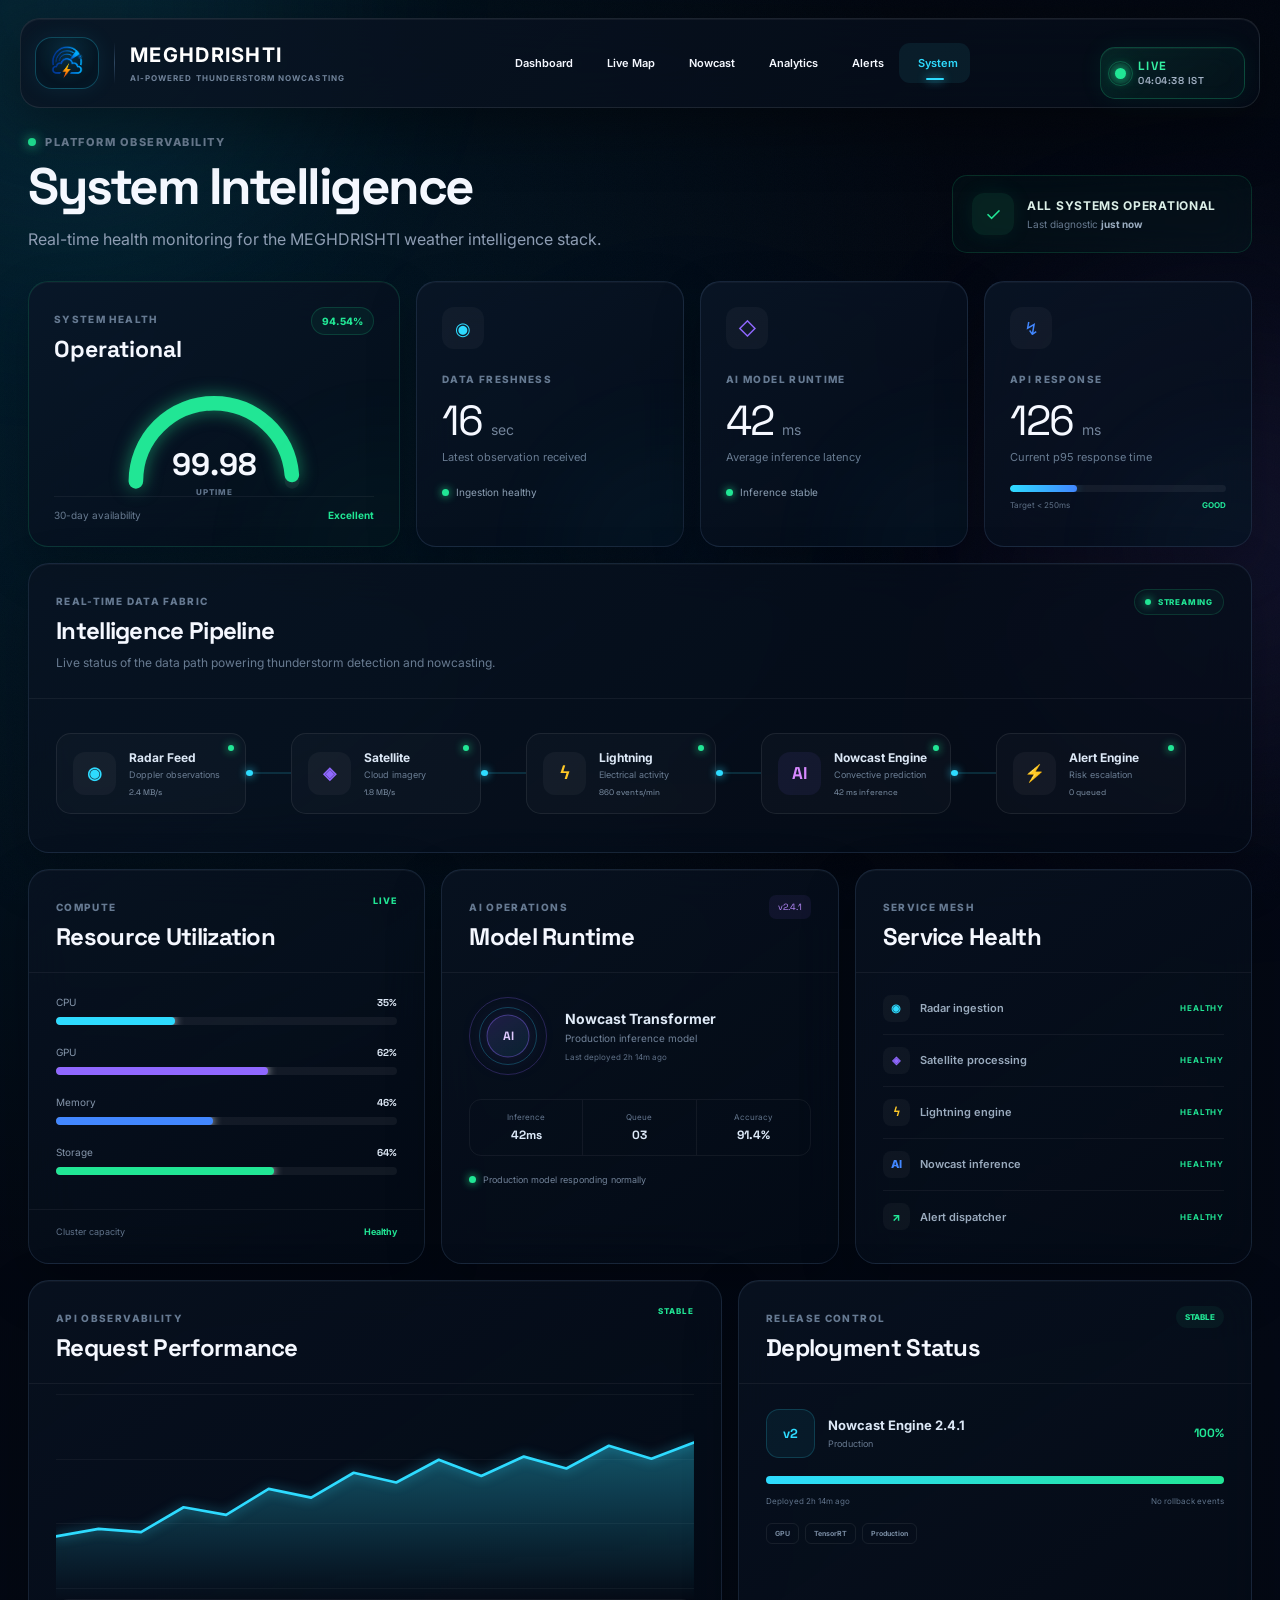
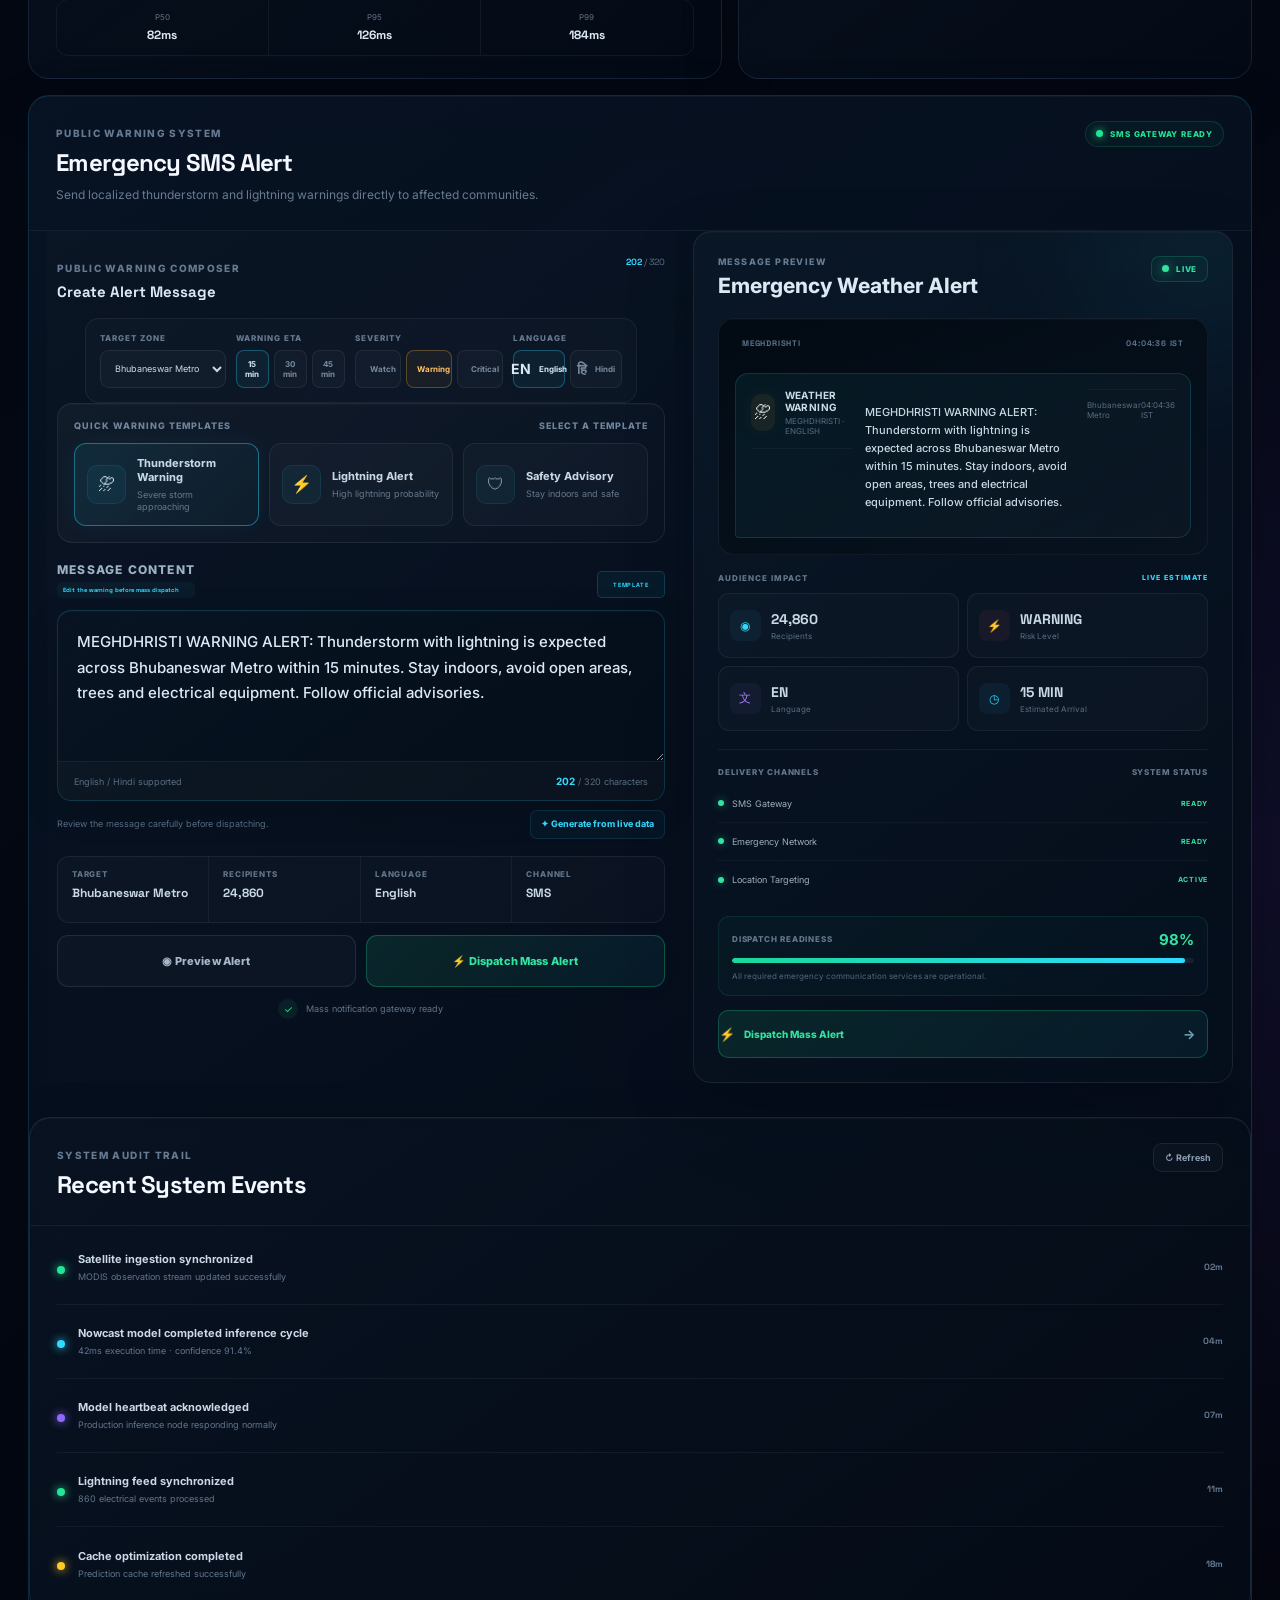
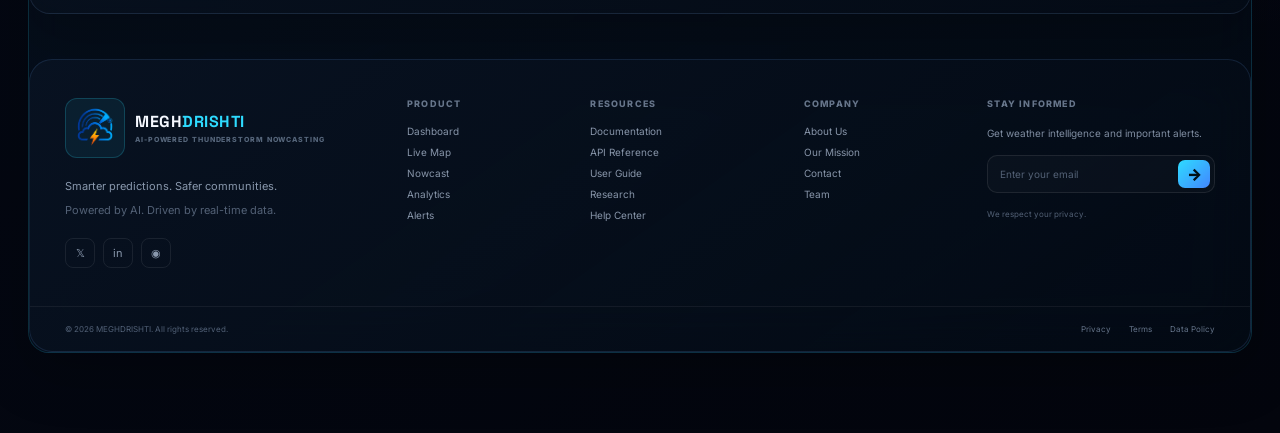
<file: frontend/pages/system.html>
<!DOCTYPE html>
<html lang="en">

<head>

    <meta charset="UTF-8">
    <meta name="viewport" content="width=device-width, initial-scale=1.0">

    <title>MEGHDRISHTI — System Intelligence</title>

    <!-- =====================================================
         FONTS
    ====================================================== -->

    <link rel="preconnect" href="https://fonts.googleapis.com">

    <link rel="preconnect" href="https://fonts.gstatic.com" crossorigin>

    <link
        href="https://fonts.googleapis.com/css2?family=Inter:wght@400;500;600;700;800&family=Space+Grotesk:wght@500;600;700&display=swap"
        rel="stylesheet">


    <!-- =====================================================
         GLOBAL STYLES
    ====================================================== -->

    <link rel="stylesheet" href="../css/style.css">

    <!-- Your existing navbar styling -->
    <link rel="stylesheet" href="../css/navbar.css">

    <!-- System page -->
    <link rel="stylesheet" href="../css/system.css">

</head>


<body>

    <!-- =====================================================
         AMBIENT BACKGROUND
    ====================================================== -->

    <div class="ambient ambient-cyan"></div>

    <div class="ambient ambient-purple"></div>

    <div class="ambient ambient-blue"></div>

    <div class="grid-background"></div>

    <div class="noise"></div>


    <!-- =====================================================
         NAVBAR
    ====================================================== -->

    <header class="navbar-wrapper">

        <nav class="navbar">

            <!-- BRAND -->

            <a href="../index.html" class="brand">

                <div class="brand-logo">

                    <img src="../assets/logo.png" alt="MEGHDRISHTI Logo" class="brand-logo-image">

                </div>


                <div class="brand-divider"></div>


                <div class="brand-copy">

                    <div class="brand-name">
                        MEGH<span>DRISHTI</span>
                    </div>

                    <div class="brand-tagline">
                        AI-POWERED THUNDERSTORM NOWCASTING
                    </div>

                </div>

            </a>


            <!-- NAVIGATION -->

            <div class="nav-links">

                <a href="../index.html" class="nav-link">

                    <span class="nav-svg">
                        <svg viewBox="0 0 24 24">
                            <path d="M3 11.5 12 4l9 7.5" />
                            <path d="M5 10.5V20h14v-9.5" />
                            <path d="M9 20v-6h6v6" />
                        </svg>
                    </span>

                    <span>Dashboard</span>

                </a>


                <a href="live-map.html" class="nav-link">

                    <span class="nav-svg">
                        <svg viewBox="0 0 24 24">
                            <path d="M12 21s7-6.2 7-12a7 7 0 1 0-14 0c0 5.8 7 12 7 12Z" />
                            <circle cx="12" cy="9" r="2.3" />
                        </svg>
                    </span>

                    <span>Live Map</span>

                </a>


                <a href="nowcast.html" class="nav-link">

                    <span class="nav-svg">
                        <svg viewBox="0 0 24 24">
                            <circle cx="12" cy="12" r="8" />
                            <path d="M12 7v5l3 2" />
                        </svg>
                    </span>

                    <span>Nowcast</span>

                </a>


                <a href="analytics.html" class="nav-link">

                    <span class="nav-svg">
                        <svg viewBox="0 0 24 24">
                            <path d="M4 19V9" />
                            <path d="M10 19V5" />
                            <path d="M16 19v-7" />
                            <path d="M22 19V3" />
                        </svg>
                    </span>

                    <span>Analytics</span>

                </a>


                <a href="alerts.html" class="nav-link">

                    <span class="nav-svg">
                        <svg viewBox="0 0 24 24">
                            <path d="M13 2 4 14h6l-1 8 9-12h-6l1-8Z" />
                        </svg>
                    </span>

                    <span>Alerts</span>

                </a>


                <a href="system.html" class="nav-link active">

                    <span class="nav-svg">

                        <svg viewBox="0 0 24 24">

                            <circle cx="12" cy="12" r="3" />

                            <path d="
                                M19.4 15
                                a1.7 1.7 0 0 0 .3 1.9
                                l.1.1-1.7 1.7-.1-.1
                                a1.7 1.7 0 0 0-1.9-.3
                                1.7 1.7 0 0 0-1 1.5V20
                                h-2.4v-.2
                                a1.7 1.7 0 0 0-1-1.5
                                1.7 1.7 0 0 0-1.9.3
                                l-.1.1L8 17l.1-.1
                                a1.7 1.7 0 0 0 .3-1.9
                                1.7 1.7 0 0 0-1.5-1H6
                                v-2.4h.9
                                a1.7 1.7 0 0 0 1.5-1
                                1.7 1.7 0 0 0-.3-1.9
                                L8 8.6l1.7-1.7.1.1
                                a1.7 1.7 0 0 0 1.9.3
                                1.7 1.7 0 0 0 1-1.5V5
                                h2.4v.8
                                a1.7 1.7 0 0 0 1 1.5
                                1.7 1.7 0 0 0 1.9-.3
                                l.1-.1 1.7 1.7-.1.1
                                a1.7 1.7 0 0 0-.3 1.9
                                1.7 1.7 0 0 0 1.5 1
                                h.2V14h-.2
                                a1.7 1.7 0 0 0-1.5 1Z" />

                        </svg>

                    </span>

                    <span>System</span>

                </a>

            </div>


            <!-- RIGHT -->

            <div class="nav-right">

                <div class="live-indicator">

                    <span class="live-pulse"></span>

                    <div class="live-info">

                        <strong>LIVE</strong>

                        <span id="navClock">
                            --:--:-- IST
                        </span>

                    </div>

                </div>


                <div class="nav-separator"></div>


                <button class="menu-button" id="menuButton" type="button" aria-label="Open navigation"
                    aria-expanded="false">

                    <span></span>
                    <span></span>
                    <span></span>

                </button>

            </div>

        </nav>


        <!-- MOBILE -->

        <div class="mobile-menu" id="mobileMenu">

            <a href="../index.html" class="mobile-link">

                <span>⌂</span>
                Dashboard

            </a>

            <a href="live-map.html" class="mobile-link">

                <span>◉</span>
                Live Map

            </a>

            <a href="nowcast.html" class="mobile-link">

                <span>◷</span>
                Nowcast

            </a>

            <a href="analytics.html" class="mobile-link">

                <span>▥</span>
                Analytics

            </a>

            <a href="alerts.html" class="mobile-link">

                <span>ϟ</span>
                Alerts

            </a>

            <a href="system.html" class="mobile-link active">

                <span>⚙</span>
                System

            </a>

        </div>

    </header>



    <!-- =====================================================
         MAIN
    ====================================================== -->

    <main class="system-page">


        <!-- =================================================
             PAGE HEADER
        ================================================== -->

        <section class="system-hero">

            <div>

                <div class="system-eyebrow">

                    <span class="status-dot"></span>

                    PLATFORM OBSERVABILITY

                </div>


                <h1>
                    System Intelligence
                </h1>


                <p>

                    Real-time health monitoring for the
                    MEGHDRISHTI weather intelligence stack.

                </p>

            </div>


            <div class="system-header-status">

                <div class="system-status-icon">
                    ✓
                </div>

                <div>

                    <strong>
                        ALL SYSTEMS OPERATIONAL
                    </strong>

                    <span>
                        Last diagnostic
                        <b id="diagnosticTime">
                            just now
                        </b>
                    </span>

                </div>

            </div>

        </section>



        <!-- =================================================
             CORE STATUS
        ================================================== -->

        <section class="system-health-grid">


            <!-- OVERALL HEALTH -->

            <article class="health-card primary-health">

                <div class="health-card-top">

                    <div>

                        <span class="system-label">
                            SYSTEM HEALTH
                        </span>

                        <h2>
                            Operational
                        </h2>

                    </div>

                    <span class="health-badge">
                        94.54%
                    </span>

                </div>


                <div class="health-gauge">

                    <svg viewBox="0 0 200 120">

                        <path class="gauge-track" d="M 25 105
                               A 75 75 0 0 1 175 105" />

                        <path class="gauge-progress" d="M 25 105
                               A 75 75 0 0 1 175 105" />

                    </svg>


                    <div class="gauge-center">

                        <strong>
                            99.98
                        </strong>

                        <span>
                            UPTIME
                        </span>

                    </div>

                </div>


                <div class="health-footer">

                    <span>
                        30-day availability
                    </span>

                    <strong class="green">
                        Excellent
                    </strong>

                </div>

            </article>



            <!-- DATA FRESHNESS -->

            <article class="health-card">

                <div class="health-icon cyan">
                    ◉
                </div>

                <span class="system-label">
                    DATA FRESHNESS
                </span>

                <div class="big-number">
                    <span id="freshnessValue">
                        18
                    </span>
                    <small>sec</small>
                </div>

                <p>
                    Latest observation received
                </p>


                <div class="status-line">

                    <span class="live-dot"></span>

                    Ingestion healthy

                </div>

            </article>



            <!-- MODEL -->

            <article class="health-card">

                <div class="health-icon purple">
                    ◇
                </div>

                <span class="system-label">
                    AI MODEL RUNTIME
                </span>

                <div class="big-number">
                    42
                    <small>ms</small>
                </div>

                <p>
                    Average inference latency
                </p>


                <div class="status-line">

                    <span class="live-dot"></span>

                    Inference stable

                </div>

            </article>



            <!-- API -->

            <article class="health-card">

                <div class="health-icon blue">
                    ↯
                </div>

                <span class="system-label">
                    API RESPONSE
                </span>

                <div class="big-number">
                    126
                    <small>ms</small>
                </div>

                <p>
                    Current p95 response time
                </p>


                <div class="latency-indicator">

                    <span style="width:31%"></span>

                </div>

                <div class="latency-caption">

                    <span>
                        Target &lt; 250ms
                    </span>

                    <strong>
                        GOOD
                    </strong>

                </div>

            </article>

        </section>



        <!-- =================================================
             DATA PIPELINE
        ================================================== -->

        <section class="system-panel pipeline-panel">

            <div class="panel-heading">

                <div>

                    <span class="system-label">
                        REAL-TIME DATA FABRIC
                    </span>

                    <h2>
                        Intelligence Pipeline
                    </h2>

                    <p>
                        Live status of the data path powering
                        thunderstorm detection and nowcasting.
                    </p>

                </div>


                <div class="pipeline-live">

                    <span></span>
                    STREAMING

                </div>

            </div>


            <div class="pipeline">


                <!-- NODE 1 -->

                <div class="pipeline-node">

                    <div class="node-icon radar">
                        ◉
                    </div>

                    <div class="node-content">

                        <strong>
                            Radar Feed
                        </strong>

                        <span>
                            Doppler observations
                        </span>

                        <small>
                            2.4 MB/s
                        </small>

                    </div>

                    <div class="node-status">
                        <span></span>
                    </div>

                </div>


                <div class="pipeline-connector">
                    <span></span>
                </div>


                <!-- NODE 2 -->

                <div class="pipeline-node">

                    <div class="node-icon satellite">
                        ◈
                    </div>

                    <div class="node-content">

                        <strong>
                            Satellite
                        </strong>

                        <span>
                            Cloud imagery
                        </span>

                        <small>
                            1.8 MB/s
                        </small>

                    </div>

                    <div class="node-status">
                        <span></span>
                    </div>

                </div>


                <div class="pipeline-connector">
                    <span></span>
                </div>


                <!-- NODE 3 -->

                <div class="pipeline-node">

                    <div class="node-icon lightning">
                        ϟ
                    </div>

                    <div class="node-content">

                        <strong>
                            Lightning
                        </strong>

                        <span>
                            Electrical activity
                        </span>

                        <small>
                            860 events/min
                        </small>

                    </div>

                    <div class="node-status">
                        <span></span>
                    </div>

                </div>


                <div class="pipeline-connector">
                    <span></span>
                </div>


                <!-- NODE 4 -->

                <div class="pipeline-node model-node">

                    <div class="node-icon model">
                        AI
                    </div>

                    <div class="node-content">

                        <strong>
                            Nowcast Engine
                        </strong>

                        <span>
                            Convective prediction
                        </span>

                        <small>
                            42 ms inference
                        </small>

                    </div>

                    <div class="node-status">
                        <span></span>
                    </div>

                </div>


                <div class="pipeline-connector">
                    <span></span>
                </div>


                <!-- NODE 5 -->

                <div class="pipeline-node">

                    <div class="node-icon output">
                        ⚡
                    </div>

                    <div class="node-content">

                        <strong>
                            Alert Engine
                        </strong>

                        <span>
                            Risk escalation
                        </span>

                        <small>
                            0 queued
                        </small>

                    </div>

                    <div class="node-status">
                        <span></span>
                    </div>

                </div>

            </div>

        </section>



        <!-- =================================================
             OBSERVABILITY GRID
        ================================================== -->

        <section class="observability-grid">


            <!-- COMPUTE -->

            <article class="system-panel resource-panel">

                <div class="panel-heading compact">

                    <div>

                        <span class="system-label">
                            COMPUTE
                        </span>

                        <h2>
                            Resource Utilization
                        </h2>

                    </div>

                    <span class="panel-live-text">
                        LIVE
                    </span>

                </div>


                <div class="resource-list">


                    <div class="resource-item">

                        <div class="resource-header">

                            <span>
                                CPU
                            </span>

                            <strong id="cpuValue">
                                38%
                            </strong>

                        </div>

                        <div class="resource-track">

                            <span id="cpuBar" class="cyan-fill" style="width:38%">
                            </span>

                        </div>

                    </div>


                    <div class="resource-item">

                        <div class="resource-header">

                            <span>
                                GPU
                            </span>

                            <strong id="gpuValue">
                                61%
                            </strong>

                        </div>

                        <div class="resource-track">

                            <span id="gpuBar" class="purple-fill" style="width:61%">
                            </span>

                        </div>

                    </div>


                    <div class="resource-item">

                        <div class="resource-header">

                            <span>
                                Memory
                            </span>

                            <strong id="memoryValue">
                                47%
                            </strong>

                        </div>

                        <div class="resource-track">

                            <span id="memoryBar" class="blue-fill" style="width:47%">
                            </span>

                        </div>

                    </div>


                    <div class="resource-item">

                        <div class="resource-header">

                            <span>
                                Storage
                            </span>

                            <strong>
                                64%
                            </strong>

                        </div>

                        <div class="resource-track">

                            <span class="green-fill" style="width:64%">
                            </span>

                        </div>

                    </div>

                </div>


                <div class="resource-footer">

                    <span>
                        Cluster capacity
                    </span>

                    <strong>
                        Healthy
                    </strong>

                </div>

            </article>



            <!-- MODEL RUNTIME -->

            <article class="system-panel model-panel">

                <div class="panel-heading compact">

                    <div>

                        <span class="system-label">
                            AI OPERATIONS
                        </span>

                        <h2>
                            Model Runtime
                        </h2>

                    </div>

                    <span class="version-pill">
                        v2.4.1
                    </span>

                </div>


                <div class="model-status-main">

                    <div class="model-orbit">

                        <div class="orbit-ring ring-a"></div>

                        <div class="orbit-ring ring-b"></div>

                        <div class="orbit-core">
                            AI
                        </div>

                    </div>


                    <div>

                        <strong>
                            Nowcast Transformer
                        </strong>

                        <span>
                            Production inference model
                        </span>

                        <small>
                            Last deployed 2h 14m ago
                        </small>

                    </div>

                </div>


                <div class="model-metrics">

                    <div>

                        <span>
                            Inference
                        </span>

                        <strong>
                            42ms
                        </strong>

                    </div>

                    <div>

                        <span>
                            Queue
                        </span>

                        <strong>
                            03
                        </strong>

                    </div>

                    <div>

                        <span>
                            Accuracy
                        </span>

                        <strong>
                            91.4%
                        </strong>

                    </div>

                </div>


                <div class="model-state">

                    <span class="live-dot"></span>

                    Production model responding normally

                </div>

            </article>



            <!-- SERVICE MATRIX -->

            <article class="system-panel service-panel">

                <div class="panel-heading compact">

                    <div>

                        <span class="system-label">
                            SERVICE MESH
                        </span>

                        <h2>
                            Service Health
                        </h2>

                    </div>

                </div>


                <div class="service-list">


                    <div class="service-row">

                        <div class="service-name">

                            <span class="service-icon cyan">
                                ◉
                            </span>

                            Radar ingestion

                        </div>

                        <strong class="healthy">
                            HEALTHY
                        </strong>

                    </div>


                    <div class="service-row">

                        <div class="service-name">

                            <span class="service-icon purple">
                                ◈
                            </span>

                            Satellite processing

                        </div>

                        <strong class="healthy">
                            HEALTHY
                        </strong>

                    </div>


                    <div class="service-row">

                        <div class="service-name">

                            <span class="service-icon yellow">
                                ϟ
                            </span>

                            Lightning engine

                        </div>

                        <strong class="healthy">
                            HEALTHY
                        </strong>

                    </div>


                    <div class="service-row">

                        <div class="service-name">

                            <span class="service-icon blue">
                                AI
                            </span>

                            Nowcast inference

                        </div>

                        <strong class="healthy">
                            HEALTHY
                        </strong>

                    </div>


                    <div class="service-row">

                        <div class="service-name">

                            <span class="service-icon green">
                                ↗
                            </span>

                            Alert dispatcher

                        </div>

                        <strong class="healthy">
                            HEALTHY
                        </strong>

                    </div>

                </div>

            </article>

        </section>



        <!-- =================================================
             SECONDARY OBSERVABILITY
        ================================================== -->

        <section class="secondary-grid">


            <!-- API PERFORMANCE -->

            <article class="system-panel api-panel">

                <div class="panel-heading compact">

                    <div>

                        <span class="system-label">
                            API OBSERVABILITY
                        </span>

                        <h2>
                            Request Performance
                        </h2>

                    </div>

                    <span class="api-status">
                        STABLE
                    </span>

                </div>


                <div class="spark-chart">

                    <div class="chart-grid-lines">
                        <span></span>
                        <span></span>
                        <span></span>
                        <span></span>
                    </div>

                    <svg viewBox="0 0 600 190" preserveAspectRatio="none">

                        <defs>

                            <linearGradient id="apiGradient" x1="0" y1="0" x2="0" y2="1">

                                <stop offset="0%" stop-color="#2edbff" stop-opacity=".35" />

                                <stop offset="100%" stop-color="#2edbff" stop-opacity="0" />

                            </linearGradient>

                        </defs>


                        <path class="chart-area" d="
                            M0 132
                            L40 125
                            L80 128
                            L120 105
                            L160 112
                            L200 88
                            L240 96
                            L280 73
                            L320 82
                            L360 61
                            L400 76
                            L440 58
                            L480 69
                            L520 48
                            L560 60
                            L600 45
                            L600 190
                            L0 190
                            Z" />


                        <path class="chart-line" d="
                            M0 132
                            L40 125
                            L80 128
                            L120 105
                            L160 112
                            L200 88
                            L240 96
                            L280 73
                            L320 82
                            L360 61
                            L400 76
                            L440 58
                            L480 69
                            L520 48
                            L560 60
                            L600 45" />

                    </svg>

                </div>


                <div class="chart-footer">

                    <div>

                        <span>
                            P50
                        </span>

                        <strong>
                            82ms
                        </strong>

                    </div>

                    <div>

                        <span>
                            P95
                        </span>

                        <strong>
                            126ms
                        </strong>

                    </div>

                    <div>

                        <span>
                            P99
                        </span>

                        <strong>
                            184ms
                        </strong>

                    </div>

                </div>

            </article>



            <!-- DEPLOYMENT -->

            <article class="system-panel deployment-panel">

                <div class="panel-heading compact">

                    <div>

                        <span class="system-label">
                            RELEASE CONTROL
                        </span>

                        <h2>
                            Deployment Status
                        </h2>

                    </div>

                    <span class="deployment-live">
                        STABLE
                    </span>

                </div>


                <div class="deployment-version">

                    <div class="version-icon">
                        v2
                    </div>

                    <div>

                        <strong>
                            Nowcast Engine 2.4.1
                        </strong>

                        <span>
                            Production
                        </span>

                    </div>

                    <b>
                        100%
                    </b>

                </div>


                <div class="deployment-progress">

                    <span></span>

                </div>


                <div class="deployment-meta">

                    <span>
                        Deployed 2h 14m ago
                    </span>

                    <span>
                        No rollback events
                    </span>

                </div>


                <div class="deployment-tags">

                    <span>
                        GPU
                    </span>

                    <span>
                        TensorRT
                    </span>

                    <span>
                        Production
                    </span>

                </div>

            </article>

        </section>

        <!-- =====================================================
     EMERGENCY SMS ALERT CENTER
====================================================== -->

        <section class="system-panel sms-alert-panel">

            <div class="panel-heading sms-heading">

                <div>

                    <span class="system-label">
                        PUBLIC WARNING SYSTEM
                    </span>

                    <h2>
                        Emergency SMS Alert
                    </h2>

                    <p>
                        Send localized thunderstorm and lightning
                        warnings directly to affected communities.
                    </p>

                </div>

                <div class="sms-live-status">

                    <span class="live-dot"></span>

                    SMS GATEWAY READY

                </div>

            </div>


            <div class="sms-layout">


                <!-- =================================================
             LEFT — ALERT CONFIGURATION
        ================================================== -->

                <!-- =====================================================
     MASS MESSAGE COMPOSER
====================================================== -->

                <div class="sms-preview-area">

                    <div class="sms-preview-header">

                        <div>

                            <span class="system-label">
                                PUBLIC WARNING COMPOSER
                            </span>

                            <strong>
                                Create Alert Message
                            </strong>

                        </div>

                        <div class="sms-counter">

                            <span id="smsHeaderCharacterCount">
                                0
                            </span>

                            / 320

                        </div>

                    </div>


                    <!-- PREBUILT MESSAGES -->

                    <div class="message-library">

                        <div class="library-header">

                            <span>
                                QUICK WARNING TEMPLATES
                            </span>

                            <span>
                                SELECT A TEMPLATE
                            </span>

                        </div>


                        <div class="template-grid">

                            <button type="button" class="message-template active" data-template="thunderstorm">

                                <span class="template-icon">
                                    ⛈
                                </span>

                                <div>

                                    <strong>
                                        Thunderstorm Warning
                                    </strong>

                                    <small>
                                        Severe storm approaching
                                    </small>

                                </div>

                            </button>


                            <button type="button" class="message-template" data-template="lightning">

                                <span class="template-icon">
                                    ⚡
                                </span>

                                <div>

                                    <strong>
                                        Lightning Alert
                                    </strong>

                                    <small>
                                        High lightning probability
                                    </small>

                                </div>

                            </button>


                            <button type="button" class="message-template" data-template="safety">

                                <span class="template-icon">
                                    🛡
                                </span>

                                <div>

                                    <strong>
                                        Safety Advisory
                                    </strong>

                                    <small>
                                        Stay indoors and safe
                                    </small>

                                </div>

                            </button>



                        </div>

                    </div>


                    <!-- CUSTOM MESSAGE -->

                    <div class="custom-message-area">

                        <div class="custom-message-header">

                            <div>

                                <label>
                                    MESSAGE CONTENT
                                </label>

                                <span class="message-subtitle">
                                    Edit the warning before mass dispatch
                                </span>

                            </div>

                            <span id="messageTypeLabel" class="message-type-badge">

                                TEMPLATE

                            </span>

                        </div>


                        <div class="message-editor">

                            <textarea id="smsTextarea" maxlength="320" spellcheck="true"
                                placeholder="Write your emergency warning here..."></textarea>


                            <div class="editor-footer">

                                <span>
                                    English / Hindi supported
                                </span>

                                <span>
                                    <strong id="smsCharacterCount">
                                        0
                                    </strong>
                                    / 320 characters
                                </span>

                            </div>

                        </div>


                        <div class="message-helper">

                            <span>
                                Review the message carefully before dispatching.
                            </span>

                            <button type="button" id="generateSms">

                                ✦ Generate from live data

                            </button>

                        </div>

                    </div>


                    <!-- MASS DELIVERY SUMMARY -->

                    <div class="mass-delivery-summary">

                        <div class="summary-item">

                            <span>
                                TARGET
                            </span>

                            <strong id="summaryZone">
                                Bhubaneswar Metro
                            </strong>

                        </div>


                        <div class="summary-item">

                            <span>
                                RECIPIENTS
                            </span>

                            <strong id="summaryRecipients">
                                24,860
                            </strong>

                        </div>


                        <div class="summary-item">

                            <span>
                                LANGUAGE
                            </span>

                            <strong id="summaryLanguage">
                                English
                            </strong>

                        </div>


                        <div class="summary-item">

                            <span>
                                CHANNEL
                            </span>

                            <strong>
                                SMS
                            </strong>

                        </div>

                    </div>


                    <!-- ACTIONS -->

                    <div class="sms-actions">

                        <button type="button" class="generate-sms-btn" id="previewMassSms">

                            ◉ Preview Alert

                        </button>


                        <button type="button" class="send-sms-btn mass-send-btn" id="sendSms">

                            ⚡ Dispatch Mass Alert

                        </button>

                    </div>


                    <div class="sms-send-status" id="smsSendStatus">

                        <span class="status-check">
                            ✓
                        </span>

                        Mass notification gateway ready

                    </div>

                </div>
                <!-- =====================================================
     RIGHT SIDE — LIVE ALERT INTELLIGENCE
===================================================== -->

                <section class="alert-preview-panel">

                    <!-- PANEL HEADER -->

                    <div class="preview-panel-header">

                        <div>

                            <span class="panel-eyebrow">
                                MESSAGE PREVIEW
                            </span>

                            <h2>
                                Emergency Weather Alert
                            </h2>

                        </div>

                        <div class="preview-live">

                            <span></span>
                            LIVE

                        </div>

                    </div>


                    <!-- PHONE / SMS PREVIEW -->

                    <div class="phone-preview">

                        <div class="phone-top">

                            <span>
                                MEGHDRISHTI
                            </span>

                            <span id="previewTime">
                                NOW
                            </span>

                        </div>


                        <div class="sms-bubble">

                            <div class="sms-bubble-header">

                                <div class="alert-symbol">
                                    ⚡
                                </div>

                                <div>

                                    <strong>
                                        WEATHER WARNING
                                    </strong>

                                    <small>
                                        MEGHDRISHTI
                                    </small>

                                </div>

                            </div>


                            <div class="preview-message" id="smsMessage">

                                MEGHDRISHTI WARNING ALERT:
                                Thunderstorm with lightning is
                                expected across Bhubaneswar Metro
                                within 15 minutes. Stay indoors,
                                avoid open areas, trees and
                                electrical equipment.

                            </div>


                            <div class="preview-message-footer">

                                <span id="previewLocation">
                                    Bhubaneswar Metro
                                </span>

                                <span id="previewMessageTime">
                                    15:08 IST
                                </span>

                            </div>

                        </div>

                    </div>


                    <!-- AUDIENCE IMPACT -->

                    <div class="impact-section">

                        <div class="impact-header">

                            <span>
                                AUDIENCE IMPACT
                            </span>

                            <span class="impact-live">
                                LIVE ESTIMATE
                            </span>

                        </div>


                        <div class="impact-grid">

                            <div class="impact-card">

                                <span class="impact-icon">
                                    ◉
                                </span>

                                <div>

                                    <strong id="previewRecipients">
                                        24,860
                                    </strong>

                                    <small>
                                        Recipients
                                    </small>

                                </div>

                            </div>


                            <div class="impact-card">

                                <span class="impact-icon risk">
                                    ⚡
                                </span>

                                <div>

                                    <strong id="previewRisk">
                                        HIGH
                                    </strong>

                                    <small>
                                        Risk Level
                                    </small>

                                </div>

                            </div>


                            <div class="impact-card">

                                <span class="impact-icon language">
                                    文
                                </span>

                                <div>

                                    <strong id="previewLanguage">
                                        EN
                                    </strong>

                                    <small>
                                        Language
                                    </small>

                                </div>

                            </div>


                            <div class="impact-card">

                                <span class="impact-icon">
                                    ◷
                                </span>

                                <div>

                                    <strong id="previewEta">
                                        15 MIN
                                    </strong>

                                    <small>
                                        Estimated Arrival
                                    </small>

                                </div>

                            </div>

                        </div>

                    </div>


                    <!-- DELIVERY PIPELINE -->

                    <div class="delivery-section">

                        <div class="delivery-header">

                            <span>
                                DELIVERY CHANNELS
                            </span>

                            <span>
                                SYSTEM STATUS
                            </span>

                        </div>


                        <div class="delivery-row">

                            <div class="delivery-name">

                                <span class="delivery-dot"></span>

                                SMS Gateway

                            </div>

                            <strong>
                                READY
                            </strong>

                        </div>


                        <div class="delivery-row">

                            <div class="delivery-name">

                                <span class="delivery-dot"></span>

                                Emergency Network

                            </div>

                            <strong>
                                READY
                            </strong>

                        </div>


                        <div class="delivery-row">

                            <div class="delivery-name">

                                <span class="delivery-dot"></span>

                                Location Targeting

                            </div>

                            <strong>
                                ACTIVE
                            </strong>

                        </div>

                    </div>


                    <!-- DISPATCH READINESS -->

                    <div class="dispatch-readiness">

                        <div>

                            <span>
                                DISPATCH READINESS
                            </span>

                            <strong>
                                98%
                            </strong>

                        </div>

                        <div class="readiness-bar">

                            <span></span>

                        </div>

                        <small>
                            All required emergency communication
                            services are operational.
                        </small>

                    </div>


                    <!-- PREVIEW ACTION -->

                    <button type="button" class="right-dispatch-btn" id="rightDispatchButton">

                        <span>
                            ⚡
                        </span>

                        Dispatch Mass Alert

                        <b>
                            →
                        </b>

                    </button>

                </section>

            </div>





            <!-- =================================================
             EVENT LOG
        ================================================== -->

            <section class="system-panel event-log-panel">

                <div class="panel-heading">

                    <div>

                        <span class="system-label">
                            SYSTEM AUDIT TRAIL
                        </span>

                        <h2>
                            Recent System Events
                        </h2>

                    </div>


                    <button class="clear-events" id="refreshEvents">

                        ↻ Refresh

                    </button>

                </div>


                <div class="event-log" id="systemEventLog">

                    <div class="system-event">

                        <span class="event-indicator green"></span>

                        <div>

                            <strong>
                                Satellite ingestion synchronized
                            </strong>

                            <span>
                                MODIS observation stream updated successfully
                            </span>

                        </div>

                        <time>
                            02m
                        </time>

                    </div>


                    <div class="system-event">

                        <span class="event-indicator cyan"></span>

                        <div>

                            <strong>
                                Nowcast model completed inference cycle
                            </strong>

                            <span>
                                42ms execution time · confidence 91.4%
                            </span>

                        </div>

                        <time>
                            04m
                        </time>

                    </div>


                    <div class="system-event">

                        <span class="event-indicator purple"></span>

                        <div>

                            <strong>
                                Model heartbeat acknowledged
                            </strong>

                            <span>
                                Production inference node responding normally
                            </span>

                        </div>

                        <time>
                            07m
                        </time>

                    </div>


                    <div class="system-event">

                        <span class="event-indicator green"></span>

                        <div>

                            <strong>
                                Lightning feed synchronized
                            </strong>

                            <span>
                                860 electrical events processed
                            </span>

                        </div>

                        <time>
                            11m
                        </time>

                    </div>


                    <div class="system-event">

                        <span class="event-indicator yellow"></span>

                        <div>

                            <strong>
                                Cache optimization completed
                            </strong>

                            <span>
                                Prediction cache refreshed successfully
                            </span>

                        </div>

                        <time>
                            18m
                        </time>

                    </div>

                </div>

            </section>



            <!-- =================================================
             FOOTER
        ================================================== -->

            <footer class="footer">

                <div class="footer-main">


                    <!-- BRAND -->

                    <div class="footer-brand">

                        <a href="../index.html" class="footer-logo">

                            <div class="footer-logo-icon">
                                <img src="../assets/logo.png" alt="MEGHDRISHTI Logo" class="footer-logo-image">
                            </div>

                            <div>

                                <strong>
                                    MEGH<span>DRISHTI</span>
                                </strong>

                                <small>
                                    AI-POWERED THUNDERSTORM NOWCASTING
                                </small>

                            </div>

                        </a>


                        <p>
                            Smarter predictions.
                            Safer communities.
                        </p>


                        <p class="footer-powered">
                            Powered by AI. Driven by real-time data.
                        </p>


                        <div class="social-links">

                            <a href="#" aria-label="Twitter">
                                𝕏
                            </a>

                            <a href="#" aria-label="LinkedIn">
                                in
                            </a>

                            <a href="#" aria-label="GitHub">
                                ◉
                            </a>

                        </div>

                    </div>


                    <!-- PRODUCT -->

                    <div class="footer-column">

                        <h3>
                            PRODUCT
                        </h3>

                        <a href="../index.html">
                            Dashboard
                        </a>

                        <a href="live-map.html">
                            Live Map
                        </a>

                        <a href="nowcast.html">
                            Nowcast
                        </a>

                        <a href="analytics.html">
                            Analytics
                        </a>

                        <a href="alerts.html">
                            Alerts
                        </a>

                    </div>


                    <!-- RESOURCES -->

                    <div class="footer-column">

                        <h3>
                            RESOURCES
                        </h3>

                        <a href="#">
                            Documentation
                        </a>

                        <a href="#">
                            API Reference
                        </a>

                        <a href="#">
                            User Guide
                        </a>

                        <a href="#">
                            Research
                        </a>

                        <a href="#">
                            Help Center
                        </a>

                    </div>


                    <!-- COMPANY -->

                    <div class="footer-column">

                        <h3>
                            COMPANY
                        </h3>

                        <a href="#">
                            About Us
                        </a>

                        <a href="#">
                            Our Mission
                        </a>

                        <a href="#">
                            Contact
                        </a>

                        <a href="#">
                            Team
                        </a>

                    </div>


                    <!-- NEWSLETTER -->

                    <div class="footer-column newsletter">

                        <h3>
                            STAY INFORMED
                        </h3>

                        <p>
                            Get weather intelligence
                            and important alerts.
                        </p>


                        <form id="newsletterForm">

                            <input type="email" id="newsletterEmail" placeholder="Enter your email" required>

                            <button type="submit">
                                →
                            </button>

                        </form>


                        <small id="newsletterMessage">
                            We respect your privacy.
                        </small>

                    </div>

                </div>


                <div class="footer-bottom">

                    <span>
                        © <span id="year"></span>
                        MEGHDRISHTI.
                        All rights reserved.
                    </span>


                    <div>

                        <a href="#">
                            Privacy
                        </a>

                        <a href="#">
                            Terms
                        </a>

                        <a href="#">
                            Data Policy
                        </a>

                    </div>

                </div>

            </footer>

    </main>


    <!-- =====================================================
         JS
    ====================================================== -->

    <script src="../js/navbar.js"></script>

    <script src="../js/system.js"></script>

</body>

</html>
</file>
<file: frontend/css/style.css>
:root {

    --bg: #030712;
    --bg-2: #07101d;

    --panel: rgba(9, 19, 34, 0.72);
    --panel-light: rgba(255, 255, 255, 0.045);

    --border: rgba(148, 190, 255, 0.13);
    --border-hover: rgba(45, 216, 255, 0.38);

    --text: #f5f8ff;
    --muted: #8e9db3;
    --dim: #59687c;

    --cyan: #2edbff;
    --blue: #4287ff;
    --purple: #9068ff;
    --green: #21e695;
    --yellow: #ffc928;
    --red: #ff4d5f;

    --font: "Inter", sans-serif;
    --display: "Space Grotesk", sans-serif;

    --radius: 20px;
}


/* =========================================================
   RESET
========================================================= */

* {
    margin: 0;
    padding: 0;
    box-sizing: border-box;
}


html {
    scroll-behavior: smooth;
}


body {

    min-height: 100vh;

    background:
        radial-gradient(
            circle at 5% 10%,
            rgba(0, 190, 255, .11),
            transparent 26%
        ),
        radial-gradient(
            circle at 94% 68%,
            rgba(123, 78, 255, .10),
            transparent 28%
        ),
        linear-gradient(
            145deg,
            #02060e,
            #040915 50%,
            #03050d
        );

    color: var(--text);

    font-family: var(--font);

    overflow-x: hidden;
}


a {
    color: inherit;
}


button,
input {
    font: inherit;
}


/* =========================================================
   BACKGROUND EFFECTS
========================================================= */

.ambient {

    position: fixed;

    width: 450px;
    height: 450px;

    border-radius: 50%;

    filter: blur(130px);

    opacity: .11;

    pointer-events: none;

    z-index: -4;
}


.ambient-cyan {

    top: -220px;
    left: -160px;

    background: var(--cyan);
}


.ambient-purple {

    right: -180px;
    bottom: 15%;

    background: var(--purple);
}


.ambient-blue {

    top: 40%;
    left: 42%;

    width: 300px;
    height: 300px;

    background: var(--blue);

    opacity: .04;
}


.grid-background {

    position: fixed;

    inset: 0;

    z-index: -3;

    pointer-events: none;

    opacity: .16;

    background-image:
        linear-gradient(
            rgba(100, 180, 255, .025) 1px,
            transparent 1px
        ),
        linear-gradient(
            90deg,
            rgba(100, 180, 255, .025) 1px,
            transparent 1px
        );

    background-size: 60px 60px;

    mask-image:
        linear-gradient(
            to bottom,
            black,
            transparent 80%
        );
}


.noise {

    position: fixed;

    inset: 0;

    z-index: -2;

    pointer-events: none;

    opacity: .018;

    background-image:
        url("data:image/svg+xml,%3Csvg xmlns='http://www.w3.org/2000/svg' width='180' height='180'%3E%3Cfilter id='n'%3E%3CfeTurbulence type='fractalNoise' baseFrequency='.9' numOctaves='3'/%3E%3C/filter%3E%3Crect width='100%25' height='100%25' filter='url(%23n)'/%3E%3C/svg%3E");
}


/* =========================================================
   PAGE
========================================================= */

.page-shell {

    width: min(
        1400px,
        calc(100% - 56px)
    );

    margin: auto;

    padding-top: 125px;
}


/* =========================================================
   HERO
========================================================= */

.hero-section {

    display: grid;

    grid-template-columns:
        minmax(0, .94fr)
        minmax(0, 1.06fr);

    gap: 34px;

    align-items: center;

    min-height: 535px;

    padding: 40px 0 30px;
}


.hero-content {

    padding-left: 10px;
}


.hero-badge {

    display: inline-flex;

    align-items: center;

    gap: 10px;

    padding: 10px 15px;

    border: 1px solid rgba(46, 219, 255, .18);

    border-radius: 999px;

    background:
        rgba(46, 219, 255, .035);

    color: #9cb0c8;

    font-size: 11px;

    font-weight: 800;

    letter-spacing: 1.3px;
}


.badge-glow {

    width: 8px;
    height: 8px;

    border-radius: 50%;

    background: var(--cyan);

    box-shadow:
        0 0 12px var(--cyan),
        0 0 25px rgba(46, 219, 255, .35);

    animation: pulse 2s infinite;
}


.hero-content h1 {

    max-width: 720px;

    margin-top: 25px;

    font-family: var(--display);

    font-size: clamp(
        48px,
        5.5vw,
        78px
    );

    line-height: .98;

    letter-spacing: -4px;
}


.hero-content h1 span {

    display: block;

    background:
        linear-gradient(
            95deg,
            #dffaff 10%,
            var(--cyan) 45%,
            var(--blue) 68%,
            var(--purple) 100%
        );

    color: transparent;

    -webkit-background-clip: text;
    background-clip: text;
}


.hero-description {

    max-width: 610px;

    margin-top: 28px;

    color: var(--muted);

    font-size: 16px;

    line-height: 1.75;
}


.hero-actions {

    display: flex;

    gap: 12px;

    margin-top: 30px;
}


.primary-button,
.secondary-button {

    display: inline-flex;

    align-items: center;

    justify-content: center;

    gap: 12px;

    min-height: 50px;

    padding: 0 21px;

    border-radius: 14px;

    text-decoration: none;

    font-size: 13px;

    font-weight: 800;

    transition:
        transform .25s ease,
        box-shadow .25s ease,
        border-color .25s ease;
}


.primary-button {

    color: #001018;

    background:
        linear-gradient(
            100deg,
            #27d9ff,
            #4da5ff
        );

    box-shadow:
        0 12px 35px rgba(46, 219, 255, .18);
}


.primary-button:hover {

    transform: translateY(-3px);

    box-shadow:
        0 18px 45px rgba(46, 219, 255, .32);
}


.secondary-button {

    border: 1px solid rgba(255,255,255,.12);

    background:
        rgba(255,255,255,.035);

    backdrop-filter: blur(14px);
}


.secondary-button:hover {

    transform: translateY(-3px);

    border-color: rgba(144,104,255,.5);

    background:
        rgba(144,104,255,.08);
}


.hero-mini-status {

    display: flex;

    gap: 24px;

    margin-top: 25px;

    color: var(--dim);

    font-size: 9px;

    font-weight: 800;

    letter-spacing: 1px;
}


.hero-mini-status div {

    display: flex;

    align-items: center;

    gap: 7px;
}


.tiny-green {

    width: 6px;
    height: 6px;

    border-radius: 50%;

    background: var(--green);

    box-shadow:
        0 0 10px var(--green);
}


/* =========================================================
   STORM VISUAL
========================================================= */

.storm-panel {

    position: relative;

    min-height: 500px;

    overflow: hidden;

    border: 1px solid rgba(105, 170, 255, .18);

    border-radius: 24px;

    background:
        linear-gradient(
            145deg,
            rgba(11, 28, 49, .88),
            rgba(4, 12, 25, .76)
        );

    backdrop-filter: blur(24px);

    box-shadow:
        0 30px 80px rgba(0,0,0,.42),
        inset 0 1px rgba(255,255,255,.045);
}


.storm-panel::before {

    content: "";

    position: absolute;

    inset: 0;

    background:
        radial-gradient(
            circle at 60% 45%,
            rgba(0, 220, 255, .10),
            transparent 32%
        ),
        radial-gradient(
            circle at 85% 25%,
            rgba(140, 90, 255, .09),
            transparent 30%
        );

    pointer-events: none;
}


.storm-panel-header {

    position: relative;

    z-index: 5;

    display: flex;

    align-items: center;

    justify-content: space-between;

    padding: 22px 23px;

    border-bottom: 1px solid rgba(255,255,255,.06);
}


.panel-kicker {

    display: block;

    color: #a5b5ca;

    font-size: 10px;

    font-weight: 800;

    letter-spacing: 1.2px;
}


.storm-panel-header h3 {

    margin-top: 5px;

    font-family: var(--display);

    font-size: 17px;
}


.panel-live {

    display: flex;

    align-items: center;

    gap: 7px;

    padding: 7px 10px;

    border: 1px solid rgba(33,230,149,.18);

    border-radius: 999px;

    background: rgba(33,230,149,.06);

    color: var(--green);

    font-size: 9px;

    font-weight: 800;
}


.panel-live span {

    width: 6px;
    height: 6px;

    border-radius: 50%;

    background: var(--green);

    box-shadow:
        0 0 10px var(--green);
}


/* Radar */

.radar-area {

    position: absolute;

    top: 75px;
    left: 0;
    right: 0;
    bottom: 0;

    overflow: hidden;

    background:
        radial-gradient(
            circle at 62% 50%,
            rgba(25, 115, 160, .10),
            transparent 35%
        );
}


.radar-grid {

    position: absolute;

    inset: 0;

    opacity: .32;

    background-image:
        linear-gradient(
            rgba(37, 170, 220, .08) 1px,
            transparent 1px
        ),
        linear-gradient(
            90deg,
            rgba(37, 170, 220, .08) 1px,
            transparent 1px
        );

    background-size: 45px 45px;
}


.radar-circle {

    position: absolute;

    left: 58%;
    top: 52%;

    transform: translate(-50%, -50%);

    border: 1px solid rgba(48, 217, 255, .16);

    border-radius: 50%;
}


.circle-one {
    width: 130px;
    height: 130px;
}


.circle-two {
    width: 260px;
    height: 260px;
}


.circle-three {
    width: 390px;
    height: 390px;
}


.radar-sweep {

    position: absolute;

    left: 58%;
    top: 52%;

    width: 210px;
    height: 210px;

    transform-origin: 0 0;

    border-left: 1px solid rgba(46,219,255,.65);

    background:
        conic-gradient(
            from 0deg,
            transparent,
            rgba(46,219,255,.10),
            transparent 25%
        );

    animation:
        radarSweep 5s linear infinite;
}


@keyframes radarSweep {

    to {
        transform: rotate(360deg);
    }

}


/* Storm cell */

.storm-cell {

    position: absolute;

    left: 61%;
    top: 45%;

    width: 120px;
    height: 120px;

    transform: translate(-50%, -50%);
}


.storm-core {

    position: absolute;

    left: 50%;
    top: 50%;

    width: 28px;
    height: 28px;

    transform: translate(-50%, -50%);

    border-radius: 50%;

    background:
        radial-gradient(
            circle,
            #ffffff 0%,
            var(--cyan) 18%,
            #586dff 45%,
            transparent 72%
        );

    box-shadow:
        0 0 20px var(--cyan),
        0 0 55px rgba(46,219,255,.55);
}


.storm-ring {

    position: absolute;

    inset: 15px;

    border: 1px solid rgba(33,230,149,.65);

    border-radius: 50%;

    animation:
        stormPulse 2.4s ease-in-out infinite;
}


@keyframes stormPulse {

    0%,100% {
        transform: scale(.92);
        opacity: .7;
    }

    50% {
        transform: scale(1.12);
        opacity: .25;
    }

}


.storm-label {

    position: absolute;

    top: 76px;
    left: 50%;

    transform: translateX(-50%);

    display: flex;

    gap: 6px;

    align-items: center;

    white-space: nowrap;

    padding: 6px 9px;

    border: 1px solid rgba(255,255,255,.08);

    border-radius: 8px;

    background:
        rgba(3,10,20,.72);

    color: #cbd7e7;

    font-size: 8px;

    font-weight: 800;

    letter-spacing: .8px;

    backdrop-filter: blur(10px);
}


.map-location {

    position: absolute;

    color: rgba(177,205,229,.65);

    font-size: 8px;

    font-weight: 700;

    letter-spacing: .8px;
}


.location-one {
    top: 27%;
    left: 67%;
}


.location-two {
    top: 58%;
    left: 73%;
}


.location-three {
    top: 22%;
    left: 46%;
}


.map-contour {

    position: absolute;

    border: 1px solid rgba(0,190,255,.11);

    border-radius: 45% 55% 50% 40%;

    transform: rotate(-20deg);
}


.contour-one {

    width: 300px;
    height: 150px;

    left: 27%;
    top: 30%;
}


.contour-two {

    width: 190px;
    height: 300px;

    left: 45%;
    top: 12%;

    transform: rotate(25deg);
}


.contour-three {

    width: 340px;
    height: 110px;

    left: 20%;
    top: 58%;

    transform: rotate(-12deg);
}


.movement-line {

    position: absolute;

    width: 180px;
    height: 2px;

    left: 47%;
    top: 48%;

    transform: rotate(-25deg);

    transform-origin: left;

    background:
        linear-gradient(
            90deg,
            rgba(46,219,255,.05),
            var(--cyan),
            transparent
        );

    box-shadow:
        0 0 15px rgba(46,219,255,.4);
}


/* Active cell */

.active-cell {

    position: absolute;

    z-index: 10;

    top: 105px;
    right: 18px;

    width: 205px;

    padding: 17px;

    border: 1px solid rgba(145,190,255,.13);

    border-radius: 15px;

    background:
        rgba(5,15,29,.78);

    backdrop-filter: blur(18px);

    box-shadow:
        0 20px 40px rgba(0,0,0,.3);
}


.active-cell-title {

    margin-bottom: 12px;

    color: #eaf2ff;

    font-size: 10px;

    font-weight: 800;

    letter-spacing: 1px;
}


.cell-row {

    display: flex;

    justify-content: space-between;

    gap: 12px;

    padding: 8px 0;

    border-bottom: 1px solid rgba(255,255,255,.05);

    font-size: 9px;
}


.cell-row:last-child {
    border-bottom: 0;
}


.cell-row span {
    color: #77869b;
}


.cell-row strong {

    text-align: right;

    color: #dce7f5;

    font-weight: 700;
}


.danger-text {
    color: var(--red) !important;
}


/* Map button */

.map-button {

    position: absolute;

    z-index: 20;

    right: 20px;
    bottom: 20px;

    display: flex;

    align-items: center;

    gap: 12px;

    padding: 11px 15px;

    border: 1px solid rgba(255,255,255,.12);

    border-radius: 11px;

    background:
        rgba(5,14,28,.75);

    color: #e7f1ff;

    text-decoration: none;

    font-size: 10px;

    font-weight: 800;

    backdrop-filter: blur(15px);
}


.map-button:hover {
    border-color: var(--cyan);
}


.map-legend {

    position: absolute;

    z-index: 20;

    left: 20px;
    bottom: 20px;

    display: flex;

    align-items: center;

    gap: 8px;

    padding: 8px 11px;

    border: 1px solid rgba(255,255,255,.08);

    border-radius: 9px;

    background: rgba(4,12,23,.72);

    color: #8292a8;

    font-size: 8px;

    font-weight: 800;
}


.legend-gradient {

    width: 85px;
    height: 7px;

    border-radius: 99px;

    background:
        linear-gradient(
            90deg,
            #23dfff,
            #2d7bff,
            #48e35c,
            #ffe500,
            #ff4a36
        );
}


/* =========================================================
   METRICS
========================================================= */

.metrics-grid {

    display: grid;

    grid-template-columns:
        repeat(4, 1fr);

    gap: 16px;

    margin-top: 15px;
}


.metric-card {

    position: relative;

    min-height: 185px;

    padding: 22px;

    overflow: hidden;

    border: 1px solid var(--border);

    border-radius: 20px;

    background:
        linear-gradient(
            145deg,
            rgba(255,255,255,.05),
            rgba(255,255,255,.015)
        );

    backdrop-filter: blur(20px);

    transition:
        transform .25s ease,
        border-color .25s ease;
}


.metric-card:hover {

    transform: translateY(-4px);

    border-color: var(--border-hover);
}


.metric-card::after {

    content: "";

    position: absolute;

    width: 160px;
    height: 160px;

    right: -90px;
    bottom: -90px;

    border-radius: 50%;

    filter: blur(40px);

    opacity: .1;
}


.cyan-card::after {
    background: var(--cyan);
}


.purple-card::after {
    background: var(--purple);
}


.green-card::after {
    background: var(--green);
}


.metric-top {

    display: flex;

    align-items: center;

    gap: 10px;
}


.metric-icon {

    width: 33px;
    height: 33px;

    display: grid;

    place-items: center;

    border-radius: 10px;

    background: rgba(255,255,255,.04);

    font-size: 17px;
}


.metric-title {

    color: #8494a9;

    font-size: 10px;

    font-weight: 800;

    letter-spacing: 1.2px;
}


.metric-value-row {

    display: flex;

    align-items: flex-end;

    justify-content: space-between;

    margin-top: 18px;
}


.metric-value {

    font-family: var(--display);

    font-size: 49px;

    font-weight: 700;

    line-height: 1;

    letter-spacing: -3px;
}


.cyan-card .metric-value {
    color: var(--cyan);
}


.purple-card .metric-value {
    color: var(--purple);
}


.green-card .metric-value {
    color: var(--green);
}


.metric-change {

    color: var(--green);

    font-size: 12px;

    font-weight: 800;
}


.metric-change small {

    display: block;

    margin-top: 3px;

    color: #657489;

    font-size: 8px;

    font-weight: 600;
}


.metric-bar {

    height: 7px;

    margin-top: 20px;

    overflow: hidden;

    border-radius: 99px;

    background:
        rgba(255,255,255,.07);
}


.metric-bar span {

    display: block;

    height: 100%;

    border-radius: inherit;

    box-shadow: 0 0 12px currentColor;

    animation: barIn 1.3s ease;
}


.cyan-card .metric-bar span {
    background: var(--cyan);
}


.purple-card .metric-bar span {
    background: var(--purple);
}


.green-card .metric-bar span {
    background: var(--green);
}


.metric-status {

    display: inline-flex;

    align-items: center;

    gap: 7px;

    margin-top: 15px;

    padding: 6px 9px;

    border-radius: 7px;

    background: rgba(255,255,255,.035);

    font-size: 8px;

    font-weight: 800;

    letter-spacing: .7px;
}


.metric-status span {

    width: 7px;
    height: 7px;

    border-radius: 50%;

    background: currentColor;

    box-shadow: 0 0 8px currentColor;
}


.metric-status.yellow {
    color: var(--yellow);
}


.metric-status.red {
    color: var(--red);
}


.metric-status.green {
    color: var(--green);
}


/* Risk */

.risk-card {

    border-color:
        rgba(255,77,95,.22);

    background:
        linear-gradient(
            145deg,
            rgba(255,77,95,.07),
            rgba(40,10,18,.15)
        );
}


.risk-content {

    display: flex;

    align-items: center;

    justify-content: space-between;

    margin-top: 16px;
}


.risk-value {

    color: var(--red);

    font-family: var(--display);

    font-size: 38px;

    font-weight: 700;
}


.risk-content p {

    max-width: 115px;

    margin-top: 8px;

    color: #9aa8bb;

    font-size: 10px;

    line-height: 1.5;
}


.risk-ring {

    display: grid;

    place-items: center;

    width: 82px;
    height: 82px;

    border-radius: 50%;

    background:
        conic-gradient(
            var(--red) 0 82%,
            rgba(255,77,95,.08) 82% 100%
        );

    box-shadow:
        0 0 25px rgba(255,77,95,.14);
}


.risk-ring-inner {

    display: grid;

    place-items: center;

    width: 61px;
    height: 61px;

    border-radius: 50%;

    background: #09101e;

    color: var(--red);

    font-size: 21px;
}


@keyframes barIn {

    from {
        width: 0 !important;
    }

}


/* =========================================================
   INTELLIGENCE GRID
========================================================= */

.intelligence-grid {

    display: grid;

    grid-template-columns:
        1.45fr
        .9fr
        .9fr
        .9fr;

    gap: 16px;

    margin-top: 16px;
}


.glass-panel {

    min-height: 215px;

    padding: 21px;

    border: 1px solid var(--border);

    border-radius: 19px;

    background:
        rgba(7,16,29,.68);

    backdrop-filter: blur(20px);

    box-shadow:
        0 20px 50px rgba(0,0,0,.25);
}


.section-heading {

    display: flex;

    justify-content: space-between;

    gap: 15px;

    align-items: flex-start;
}


.section-kicker {

    color: #63738a;

    font-size: 8px;

    font-weight: 800;

    letter-spacing: 1.2px;
}


.section-heading h2 {

    margin-top: 4px;

    font-family: var(--display);

    font-size: 16px;
}


.confidence-pill {

    padding: 6px 8px;

    border: 1px solid rgba(33,230,149,.15);

    border-radius: 999px;

    background: rgba(33,230,149,.05);

    color: var(--green);

    font-size: 7px;

    font-weight: 800;
}


/* Timeline */

.timeline {

    position: relative;

    display: flex;

    justify-content: space-between;

    margin-top: 37px;

    padding: 0 7px;
}


.timeline-line {

    position: absolute;

    top: 18px;
    left: 8px;
    right: 8px;

    height: 2px;

    background:
        linear-gradient(
            90deg,
            var(--cyan),
            var(--purple),
            var(--yellow)
        );

    opacity: .6;
}


.timeline-item {

    position: relative;

    display: flex;

    flex-direction: column;

    align-items: center;

    z-index: 2;
}


.timeline-time {

    margin-bottom: 8px;

    color: #a4b0c0;

    font-size: 9px;

    font-weight: 700;
}


.timeline-dot {

    width: 10px;
    height: 10px;

    border: 2px solid #071322;

    border-radius: 50%;

    background: var(--purple);

    box-shadow:
        0 0 10px var(--purple);
}


.timeline-item.current .timeline-dot {
    background: var(--cyan);
    box-shadow: 0 0 12px var(--cyan);
}


.timeline-icon {

    margin-top: 12px;

    font-size: 20px;

    filter:
        drop-shadow(
            0 0 8px
            rgba(144,104,255,.45)
        );
}


.timeline-item strong {

    margin-top: 7px;

    color: var(--yellow);

    font-size: 8px;
}


.timeline-item .very-high {
    color: #c768ff;
}


.timeline-item .severe {
    color: var(--red);
}


/* Info */

.intelligence-list {

    margin-top: 20px;
}


.info-row {

    display: flex;

    align-items: center;

    justify-content: space-between;

    gap: 15px;

    padding: 11px 0;

    border-bottom: 1px solid rgba(255,255,255,.05);

    color: #7d8da4;

    font-size: 10px;
}


.info-row:last-child {
    border-bottom: 0;
}


.info-row strong {

    color: #dce7f5;

    font-size: 10px;
}


/* Streams */

.stream-list {

    margin-top: 15px;
}


.stream-row {

    display: flex;

    align-items: center;

    gap: 9px;

    padding: 9px 0;

    border-bottom: 1px solid rgba(255,255,255,.045);

    color: #8493a8;

    font-size: 9px;
}


.stream-row:last-child {
    border-bottom: 0;
}


.stream-icon {

    width: 24px;

    color: var(--cyan);

    font-size: 14px;
}


.stream-row strong {

    display: flex;

    align-items: center;

    gap: 5px;

    margin-left: auto;

    color: var(--green);

    font-size: 8px;
}


.stream-row strong i {

    width: 5px;
    height: 5px;

    border-radius: 50%;

    background: var(--green);

    box-shadow: 0 0 7px var(--green);
}


/* Alert */

.alert-panel {

    border-color:
        rgba(255,77,95,.25);

    background:
        linear-gradient(
            145deg,
            rgba(60,10,20,.28),
            rgba(8,15,27,.7)
        );
}


.alert-top {

    display: flex;

    justify-content: space-between;

    color: var(--red);

    font-size: 8px;

    font-weight: 800;

    letter-spacing: 1px;
}


.alert-icon {

    display: grid;

    place-items: center;

    width: 27px;
    height: 27px;

    border-radius: 8px;

    background: rgba(255,77,95,.08);

    box-shadow:
        0 0 20px rgba(255,77,95,.08);
}


.alert-panel h2 {

    margin-top: 19px;

    color: #ff6171;

    font-family: var(--display);

    font-size: 16px;
}


.alert-panel p {

    margin-top: 8px;

    color: #8f9daf;

    font-size: 10px;

    line-height: 1.6;
}


.alert-footer {

    display: flex;

    align-items: center;

    justify-content: space-between;

    gap: 10px;

    margin-top: 23px;

    color: #69778a;

    font-size: 8px;
}


.alert-footer a {

    color: #e4ecf8;

    text-decoration: none;

    font-weight: 700;
}


.alert-footer a:hover {
    color: var(--red);
}


/* =========================================================
   WHY MEGHDHRISTI
========================================================= */

.why-section {

    padding: 105px 0 80px;
}


.why-heading {

    max-width: 650px;

    margin-bottom: 35px;
}


.why-heading h2 {

    margin-top: 7px;

    font-family: var(--display);

    font-size: clamp(32px, 4vw, 49px);

    letter-spacing: -2px;
}


.why-heading h2 span {

    color: var(--cyan);
}


.why-heading p {

    margin-top: 15px;

    color: var(--muted);

    font-size: 14px;

    line-height: 1.7;
}


.why-grid {

    display: grid;

    grid-template-columns:
        repeat(3, 1fr);

    gap: 16px;
}


.why-card {

    position: relative;

    padding: 26px;

    min-height: 210px;

    overflow: hidden;

    border: 1px solid var(--border);

    border-radius: 20px;

    background:
        linear-gradient(
            145deg,
            rgba(255,255,255,.045),
            rgba(255,255,255,.012)
        );

    backdrop-filter: blur(20px);

    transition:
        transform .25s ease,
        border-color .25s ease;
}


.why-card:hover {

    transform: translateY(-5px);

    border-color:
        rgba(46,219,255,.28);
}


.why-number {

    position: absolute;

    top: 18px;
    right: 20px;

    color: rgba(255,255,255,.07);

    font-family: var(--display);

    font-size: 48px;

    font-weight: 700;
}


.why-icon {

    display: grid;

    place-items: center;

    width: 43px;
    height: 43px;

    border-radius: 13px;

    background:
        rgba(46,219,255,.08);

    color: var(--cyan);

    font-size: 19px;
}


.why-card h3 {

    margin-top: 25px;

    font-family: var(--display);

    font-size: 19px;
}


.why-card p {

    margin-top: 9px;

    color: #7f8da1;

    font-size: 11px;

    line-height: 1.65;
}


/* =========================================================
   FOOTER
========================================================= */

.footer {

    margin-top: 20px;

    border: 1px solid rgba(108,170,255,.14);

    border-radius: 23px;

    background:
        linear-gradient(
            145deg,
            rgba(9,19,34,.88),
            rgba(3,10,20,.8)
        );

    backdrop-filter: blur(25px);

    overflow: hidden;
}


.footer-main {

    display: grid;

    grid-template-columns:
        1.55fr
        .75fr
        .9fr
        .75fr
        1.15fr;

    gap: 35px;

    padding: 38px 35px;
}


.footer-logo {

    display: flex;

    align-items: center;

    gap: 10px;

    text-decoration: none;
}


.footer-logo-icon {

    display: grid;

    place-items: center;

    width: 42px;
    height: 42px;

    border: 1px solid rgba(46,219,255,.2);

    border-radius: 12px;

    background:
        rgba(46,219,255,.07);

    color: var(--cyan);

    font-size: 18px;
}


.footer-logo strong {

    display: block;

    font-family: var(--display);

    font-size: 16px;

    letter-spacing: .5px;
}


.footer-logo strong span {
    color: var(--cyan);
}


.footer-logo small {

    display: block;

    margin-top: 3px;

    color: #56667b;

    font-size: 7px;

    font-weight: 800;

    letter-spacing: .9px;
}


.footer-brand > p {

    max-width: 240px;

    margin-top: 20px;

    color: #8998ad;

    font-size: 11px;

    line-height: 1.6;
}


.footer-powered {

    margin-top: 7px !important;

    color: #536176 !important;
}


.social-links {

    display: flex;

    gap: 8px;

    margin-top: 18px;
}


.social-links a {

    display: grid;

    place-items: center;

    width: 30px;
    height: 30px;

    border: 1px solid rgba(255,255,255,.08);

    border-radius: 8px;

    color: #8998ad;

    text-decoration: none;

    font-size: 11px;

    transition:
        color .2s ease,
        border-color .2s ease,
        background .2s ease;
}


.social-links a:hover {

    color: var(--cyan);

    border-color:
        rgba(46,219,255,.3);

    background:
        rgba(46,219,255,.06);
}


.footer-column {

    display: flex;

    flex-direction: column;

    gap: 9px;
}


.footer-column h3 {

    margin-bottom: 7px;

    color: #66758a;

    font-size: 9px;

    font-weight: 800;

    letter-spacing: 1.2px;
}


.footer-column a {

    color: #8795a9;

    text-decoration: none;

    font-size: 10px;

    transition:
        color .2s ease,
        transform .2s ease;
}


.footer-column a:hover {

    color: var(--cyan);

    transform: translateX(2px);
}


.newsletter p {

    color: #7f8da1;

    font-size: 10px;

    line-height: 1.6;
}


#newsletterForm {

    display: flex;

    margin-top: 5px;

    padding: 4px;

    border: 1px solid rgba(255,255,255,.09);

    border-radius: 10px;

    background: rgba(255,255,255,.025);
}


#newsletterEmail {

    width: 100%;

    min-width: 0;

    border: 0;

    outline: 0;

    padding: 8px;

    background: transparent;

    color: white;

    font-size: 10px;
}


#newsletterEmail::placeholder {
    color: #536176;
}


#newsletterForm button {

    flex: 0 0 32px;

    border: 0;

    border-radius: 7px;

    background:
        linear-gradient(
            135deg,
            var(--cyan),
            var(--blue)
        );

    color: #001019;

    cursor: pointer;

    font-weight: 900;
}


#newsletterMessage {

    margin-top: 7px;

    color: #526176;

    font-size: 8px;
}


.footer-bottom {

    display: flex;

    align-items: center;

    justify-content: space-between;

    gap: 15px;

    padding: 17px 35px;

    border-top: 1px solid rgba(255,255,255,.06);

    color: #526177;

    font-size: 8px;
}


.footer-bottom div {

    display: flex;

    gap: 18px;
}


.footer-bottom a {

    color: #65748a;

    text-decoration: none;
}


.footer-bottom a:hover {
    color: var(--cyan);
}


/* =========================================================
   ANIMATION
========================================================= */

@keyframes pulse {

    0%, 100% {
        opacity: 1;
        transform: scale(1);
    }

    50% {
        opacity: .5;
        transform: scale(.8);
    }

}


/* =========================================================
   RESPONSIVE
========================================================= */

@media (max-width: 1150px) {

    .hero-section {

        grid-template-columns: 1fr;

    }

    .hero-content {

        text-align: center;

        padding: 0;
    }

    .hero-description {
        margin-left: auto;
        margin-right: auto;
    }

    .hero-actions,
    .hero-mini-status {
        justify-content: center;
    }

    .metrics-grid {

        grid-template-columns:
            repeat(2, 1fr);

    }

    .intelligence-grid {

        grid-template-columns:
            repeat(2, 1fr);

    }

    .outlook-panel {

        grid-column: span 2;
    }

    .footer-main {

        grid-template-columns:
            1.5fr 1fr 1fr;

    }

}


@media (max-width: 760px) {

    .page-shell {

        width: calc(100% - 24px);

        padding-top: 95px;
    }

    .hero-section {

        padding-top: 35px;
    }

    .hero-content h1 {

        font-size: clamp(
            42px,
            12vw,
            65px
        );

        letter-spacing: -2.8px;
    }

    .hero-actions {

        flex-direction: column;
    }

    .primary-button,
    .secondary-button {

        width: 100%;
    }

    .storm-panel {

        min-height: 460px;
    }

    .active-cell {

        width: 180px;

        right: 12px;

        top: 95px;
    }

    .metrics-grid {

        grid-template-columns: 1fr;

    }

    .intelligence-grid {

        grid-template-columns: 1fr;

    }

    .outlook-panel {

        grid-column: span 1;

    }

    .timeline {

        overflow-x: auto;

        justify-content: flex-start;

        gap: 35px;

        padding-bottom: 12px;
    }

    .timeline-item {

        flex: 0 0 45px;
    }

    .why-grid {

        grid-template-columns: 1fr;

    }

    .footer-main {

        grid-template-columns: 1fr 1fr;

        gap: 30px;

        padding: 28px 22px;
    }

    .footer-brand {

        grid-column: span 2;
    }

    .footer-bottom {

        flex-direction: column;

        align-items: flex-start;

        padding: 16px 22px;
    }

}


@media (max-width: 450px) {

    .hero-mini-status {

        flex-direction: column;

        align-items: center;

        gap: 9px;
    }

    .storm-panel {

        min-height: 430px;
    }

    .storm-panel-header h3 {

        font-size: 14px;
    }

    .active-cell {

        position: absolute;

        width: 165px;

        transform: scale(.9);

        transform-origin: top right;
    }

    .map-location {
        display: none;
    }

    .circle-three {
        width: 300px;
        height: 300px;
    }

    .footer-main {

        grid-template-columns: 1fr;
    }

    .footer-brand {
        grid-column: span 1;
    }

    .footer-bottom div {
        flex-wrap: wrap;
    }

}


/* =========================================================
   AUTO LOCATION
========================================================= */

.detected-location {

    display: flex;

    align-items: center;

    gap: 6px;

    margin-top: 7px;

    color: #7e91a8;

    font-size: 8px;

    font-weight: 700;

    letter-spacing: .25px;

}


.location-live-dot {

    width: 5px;

    height: 5px;

    flex: 0 0 5px;

    border-radius: 50%;

    background: var(--cyan);

    box-shadow:
        0 0 8px var(--cyan);

    animation:
        locationPulse 1.8s ease-in-out infinite;
}


@keyframes locationPulse {

    0%,
    100% {

        opacity: 1;

        transform: scale(1);

    }

    50% {

        opacity: .45;

        transform: scale(.7);

    }

}


/* =========================================================
   LOCATION ROW
========================================================= */

.location-row strong {

    max-width: 125px;

    overflow: hidden;

    text-overflow: ellipsis;

    white-space: nowrap;

    color: #dce8f6;

}


.coordinates-row strong {

    color: #91a2b7;

    font-family:
        "Space Grotesk",
        monospace;

    font-size: 8px;

}


/* =========================================================
   MAP ACTIONS
========================================================= */

.map-actions {

    position: absolute;

    z-index: 25;

    right: 20px;

    bottom: 20px;

    display: flex;

    align-items: center;

    gap: 8px;

}


.map-actions .map-button {

    position: static;

}


/* Location button */

.location-button {

    display: flex;

    align-items: center;

    gap: 7px;

    min-height: 39px;

    padding: 0 12px;

    border: 1px solid
        rgba(46,219,255,.16);

    border-radius: 11px;

    background:
        rgba(4,14,27,.78);

    color: #9fb0c4;

    font-size: 9px;

    font-weight: 800;

    cursor: pointer;

    backdrop-filter: blur(16px);

    transition:
        color .2s ease,
        border-color .2s ease,
        background .2s ease,
        transform .2s ease;
}


.location-button span {

    color: var(--cyan);

    font-size: 15px;

}


.location-button:hover {

    color: #e8f7ff;

    border-color:
        rgba(46,219,255,.4);

    background:
        rgba(46,219,255,.07);

    transform:
        translateY(-2px);

}


.location-button.loading {

    pointer-events: none;

    opacity: .65;

}


.location-button.success {

    color: var(--green);

    border-color:
        rgba(33,230,149,.3);

}


/* =========================================================
   LOCATION DETECTED STATE
========================================================= */

.location-detected {

    color: var(--green) !important;

}


.location-error {

    color: var(--red) !important;

}


/* =========================================================
   RESPONSIVE
========================================================= */

@media (max-width: 700px) {

    .map-actions {

        left: 15px;

        right: 15px;

        bottom: 15px;

        justify-content: space-between;

    }


    .map-actions .map-button,
    .location-button {

        flex: 1;

        justify-content: center;

    }

}


@media (max-width: 480px) {

    .map-actions {

        flex-direction: column;

        align-items: stretch;

    }


    .map-actions .map-button,
    .location-button {

        width: 100%;

    }

}

/* =========================================================
   MEGHDHRISTI
   LIVE SATELLITE INTELLIGENCE MAP
========================================================= */

.satellite-panel {

    position: relative;

    overflow: hidden;

    background: #061221;

    border: 1px solid
        rgba(88, 155, 210, .18);

    box-shadow:

        inset 0 1px
        rgba(255,255,255,.04),

        0 25px 70px
        rgba(0,0,0,.28);
}


/* =========================================================
   LEAFLET MAP
========================================================= */

#satelliteMap {

    position: absolute;

    inset: 0;

    width: 100%;

    height: 100%;

    z-index: 1;

    background: #071626;
}


/* Make satellite imagery slightly cinematic */

#satelliteMap .leaflet-tile {

    filter:
        saturate(.85)
        contrast(1.08)
        brightness(.78);
}


/* =========================================================
   DARK GLASS OVERLAY
========================================================= */

.satellite-panel::after {

    content: "";

    position: absolute;

    inset: 0;

    z-index: 2;

    pointer-events: none;

    background:

        linear-gradient(
            180deg,
            rgba(3,13,25,.48),
            transparent 22%,
            transparent 72%,
            rgba(3,13,25,.72)
        );
}


/* =========================================================
   TOP STATUS
========================================================= */

.satellite-status {

    position: absolute;

    top: 18px;

    left: 18px;

    right: 18px;

    z-index: 20;

    display: flex;

    align-items: center;

    justify-content: space-between;

    padding: 10px 13px;

    border: 1px solid
        rgba(255,255,255,.10);

    border-radius: 12px;

    background:
        rgba(4,15,29,.76);

    backdrop-filter: blur(18px);

    box-shadow:
        0 12px 30px
        rgba(0,0,0,.2);
}


.satellite-status-left {

    display: flex;

    align-items: center;

    gap: 9px;
}


.satellite-live-dot {

    width: 8px;

    height: 8px;

    border-radius: 50%;

    background: #2eea9b;

    box-shadow:
        0 0 12px
        rgba(46,234,155,.8);

    animation:
        satellitePulse 1.8s infinite;
}


@keyframes satellitePulse {

    0%,
    100% {
        opacity: 1;
        transform: scale(1);
    }

    50% {
        opacity: .45;
        transform: scale(.7);
    }
}


.satellite-status strong {

    display: block;

    color: #e8f5ff;

    font-size: 9px;

    letter-spacing: 1px;

    font-weight: 800;
}


.satellite-status small {

    display: block;

    margin-top: 3px;

    color: #6e849c;

    font-size: 7px;

    letter-spacing: .8px;
}


.satellite-source {

    padding: 5px 8px;

    border-radius: 6px;

    background:
        rgba(46,219,255,.06);

    color: #6c9bb4;

    font-size: 7px;

    font-weight: 800;

    letter-spacing: .8px;
}


/* =========================================================
   LOCATION CARD
========================================================= */

.map-location-card {

    position: absolute;

    left: 18px;

    bottom: 18px;

    z-index: 20;

    display: flex;

    align-items: center;

    gap: 10px;

    min-width: 190px;

    padding: 11px 13px;

    border: 1px solid
        rgba(46,219,255,.13);

    border-radius: 12px;

    background:
        rgba(4,15,29,.78);

    backdrop-filter: blur(18px);
}


.map-location-icon {

    display: grid;

    place-items: center;

    width: 30px;

    height: 30px;

    border-radius: 9px;

    background:
        rgba(46,219,255,.09);

    color: #36ddff;

    font-size: 18px;

    box-shadow:
        0 0 16px
        rgba(46,219,255,.08);
}


.map-location-card span {

    display: block;

    color: #6f8299;

    font-size: 6px;

    font-weight: 800;

    letter-spacing: 1px;
}


.map-location-card strong {

    display: block;

    margin-top: 3px;

    color: #e5f1fc;

    font-size: 10px;
}


.map-location-card small {

    display: block;

    margin-top: 3px;

    color: #8296ac;

    font-family:
        "Space Grotesk",
        monospace;

    font-size: 7px;
}


/* =========================================================
   LAYER CONTROLS
========================================================= */

.satellite-controls {

    position: absolute;

    top: 78px;

    left: 18px;

    z-index: 20;

    display: flex;

    flex-direction: column;

    gap: 5px;
}


.satellite-control {

    display: flex;

    align-items: center;

    gap: 7px;

    min-width: 94px;

    padding: 8px 10px;

    border: 1px solid
        rgba(255,255,255,.08);

    border-radius: 8px;

    background:
        rgba(4,15,29,.72);

    color: #8194aa;

    font-size: 7px;

    font-weight: 800;

    cursor: pointer;

    backdrop-filter: blur(14px);

    transition:
        .2s ease;
}


.satellite-control span {

    color: #6e8499;

    font-size: 10px;
}


.satellite-control:hover {

    color: #dff8ff;

    border-color:
        rgba(46,219,255,.25);
}


.satellite-control.active {

    color: #39ddff;

    border-color:
        rgba(46,219,255,.35);

    background:
        rgba(46,219,255,.09);

    box-shadow:
        0 0 20px
        rgba(46,219,255,.07);
}


/* =========================================================
   DATE CONTROL
========================================================= */

.satellite-date-control {

    position: absolute;

    right: 18px;

    bottom: 18px;

    z-index: 20;

    display: flex;

    align-items: center;

    gap: 10px;

    padding: 6px;

    border: 1px solid
        rgba(255,255,255,.09);

    border-radius: 11px;

    background:
        rgba(4,15,29,.78);

    backdrop-filter: blur(18px);
}


.satellite-date-control button {

    display: grid;

    place-items: center;

    width: 29px;

    height: 29px;

    border: 1px solid
        rgba(255,255,255,.07);

    border-radius: 7px;

    background:
        rgba(255,255,255,.035);

    color: #94a7bb;

    cursor: pointer;

    font-size: 16px;

    transition:
        .2s ease;
}


.satellite-date-control button:hover {

    color: #36ddff;

    border-color:
        rgba(46,219,255,.3);
}


.satellite-date-control div {

    min-width: 76px;

    text-align: center;
}


.satellite-date-control span {

    display: block;

    color: #65788e;

    font-size: 5px;

    font-weight: 800;

    letter-spacing: .8px;
}


.satellite-date-control strong {

    display: block;

    margin-top: 3px;

    color: #dbeafa;

    font-size: 8px;

    letter-spacing: .4px;
}


/* =========================================================
   CREDIT
========================================================= */

.satellite-credit {

    position: absolute;

    right: 18px;

    bottom: 68px;

    z-index: 20;

    color: rgba(190,210,225,.42);

    font-size: 6px;

    font-weight: 700;

    letter-spacing: .6px;
}


/* =========================================================
   LEAFLET UI
========================================================= */

.satellite-panel .leaflet-control-zoom {

    margin-top: 130px !important;

    margin-left: 18px !important;

    border: none !important;

    box-shadow: none !important;
}


.satellite-panel .leaflet-control-zoom a {

    width: 30px !important;

    height: 30px !important;

    line-height: 30px !important;

    border: 1px solid
        rgba(255,255,255,.08) !important;

    background:
        rgba(4,15,29,.78) !important;

    color: #9eb1c5 !important;

    backdrop-filter: blur(14px);
}


.satellite-panel .leaflet-control-zoom a:first-child {

    border-radius: 8px 8px 0 0;
}


.satellite-panel .leaflet-control-zoom a:last-child {

    border-radius: 0 0 8px 8px;
}


/* =========================================================
   MOBILE
========================================================= */

@media (max-width: 700px) {

    .satellite-controls {

        top: 75px;

        left: 12px;
    }


    .satellite-control {

        min-width: auto;

        width: 38px;

        justify-content: center;

        padding: 8px;
    }


    .satellite-control:not(.active) {

        opacity: .9;
    }


    .satellite-control {

        font-size: 0;
    }


    .satellite-control span {

        font-size: 13px;
    }


    .map-location-card {

        left: 12px;

        bottom: 12px;

        min-width: 160px;
    }


    .satellite-date-control {

        right: 12px;

        bottom: 12px;
    }


    .satellite-credit {

        display: none;
    }

}

/* =========================================================
   USER LOCATION MARKER
========================================================= */

.meghdhristi-location-marker {

    background: transparent;

    border: none;
}


.location-marker-ring {

    position: relative;

    width: 30px;

    height: 30px;

    display: grid;

    place-items: center;

    border-radius: 50%;

    background:
        rgba(46,219,255,.08);

    border: 1px solid
        rgba(46,219,255,.65);

    box-shadow:

        0 0 0 5px
        rgba(46,219,255,.07),

        0 0 20px
        rgba(46,219,255,.65);

    animation:
        userLocationPulse 2s
        ease-out
        infinite;
}


.location-marker-core {

    width: 9px;

    height: 9px;

    border-radius: 50%;

    background: #42ddff;

    box-shadow:
        0 0 12px
        #42ddff,

        0 0 24px
        rgba(66,221,255,.7);
}


@keyframes userLocationPulse {

    0% {

        box-shadow:

            0 0 0 3px
            rgba(46,219,255,.15),

            0 0 15px
            rgba(46,219,255,.4);

    }

    70% {

        box-shadow:

            0 0 0 14px
            rgba(46,219,255,0),

            0 0 25px
            rgba(46,219,255,.65);

    }

    100% {

        box-shadow:

            0 0 0 3px
            rgba(46,219,255,0),

            0 0 15px
            rgba(46,219,255,.4);

    }

}

/* =========================================================
   SATELLITE MAP — FORCE SIZE
========================================================= */

.satellite-panel {

    position: relative !important;

    width: 100% !important;

    height: 100% !important;

    min-height: 580px;

    overflow: hidden !important;

}


#satelliteMap {

    position: absolute !important;

    top: 0 !important;

    right: 0 !important;

    bottom: 0 !important;

    left: 0 !important;

    width: 100% !important;

    height: 100% !important;

    min-height: 580px;

    z-index: 1 !important;

}


/*
 * Make sure our glass UI is above Leaflet.
 */

.satellite-status,
.map-location-card,
.satellite-controls,
.satellite-date-control,
.satellite-credit {

    z-index: 1000 !important;

}


/*
 * Don't let the old storm-map
 * pseudo-elements cover the map.
 */

.satellite-panel::before,
.satellite-panel::after {

    pointer-events: none;

}

/* =========================================================
   SATELLITE SWATH BLENDING
========================================================= */

#satelliteMap .leaflet-tile-pane {

    mix-blend-mode: screen;

}

#satelliteMap .leaflet-tile {

    filter:
        brightness(.82)
        contrast(1.08)
        saturate(.92);

    mix-blend-mode: screen;

}

/* =========================================================
   MEGHDHRISTI SATELLITE MAP
   FINAL CLEANUP
========================================================= */


/* Map must fill the complete panel */

.satellite-panel {

    position: relative !important;

    width: 100% !important;

    height: 100% !important;

    min-height: 580px;

    overflow: hidden !important;

    background:
        #061221 !important;
}


/* Leaflet */

#satelliteMap {

    position: absolute !important;

    inset: 0 !important;

    width: 100% !important;

    height: 100% !important;

    min-height: 580px;

    z-index: 1 !important;

    background:
        #071625;
}


/* =========================================================
   SATELLITE IMAGE
========================================================= */

#satelliteMap .leaflet-tile {

    filter:
        brightness(.82)
        contrast(1.06)
        saturate(.88);

    /*
     * Helps black/no-data regions visually
     * blend with the dark basemap.
     */

    mix-blend-mode: screen;
}


/* =========================================================
   BASE MAP
========================================================= */

#satelliteMap .leaflet-tile-pane {

    background:
        #061221;
}


/* =========================================================
   KEEP GLASS UI ABOVE MAP
========================================================= */

.satellite-status,
.map-location-card,
.satellite-controls,
.satellite-date-control,
.satellite-credit {

    z-index: 1000 !important;
}


/* =========================================================
   LOCATION MARKER
========================================================= */

.meghdhristi-location-marker {

    background: transparent !important;

    border: none !important;
}


.location-marker-ring {

    position: relative;

    display: grid;

    place-items: center;

    width: 30px;

    height: 30px;

    border-radius: 50%;

    background:
        rgba(40,220,255,.08);

    border:
        1px solid
        rgba(40,220,255,.65);

    box-shadow:

        0 0 0 4px
        rgba(40,220,255,.08),

        0 0 20px
        rgba(40,220,255,.65);

    animation:
        locationPulse
        2s
        ease-out
        infinite;
}


.location-marker-core {

    width: 8px;

    height: 8px;

    border-radius: 50%;

    background:
        #36ddff;

    box-shadow:

        0 0 10px
        #36ddff,

        0 0 22px
        rgba(54,221,255,.75);
}


@keyframes locationPulse {

    0% {

        box-shadow:

            0 0 0 3px
            rgba(40,220,255,.12),

            0 0 15px
            rgba(40,220,255,.4);

    }

    70% {

        box-shadow:

            0 0 0 14px
            rgba(40,220,255,0),

            0 0 25px
            rgba(40,220,255,.65);

    }

    100% {

        box-shadow:

            0 0 0 3px
            rgba(40,220,255,0),

            0 0 15px
            rgba(40,220,255,.4);

    }

}


/* =========================================================
   LEAFLET ZOOM CONTROL
========================================================= */

.satellite-panel
.leaflet-control-zoom {

    margin-top: 125px !important;

    margin-left: 18px !important;

    border: none !important;

    box-shadow: none !important;
}


.satellite-panel
.leaflet-control-zoom a {

    width: 32px !important;

    height: 32px !important;

    line-height: 32px !important;

    border: 1px solid
        rgba(255,255,255,.08) !important;

    background:
        rgba(5,17,31,.82) !important;

    color:
        #9eb2c7 !important;

    backdrop-filter:
        blur(14px);

    transition:
        .2s ease;
}


.satellite-panel
.leaflet-control-zoom a:hover {

    color:
        #3cddff !important;

    background:
        rgba(24,66,84,.85) !important;
}


/* =========================================================
   MOBILE
========================================================= */

@media (max-width: 700px) {

    .satellite-panel {

        min-height: 450px;

    }


    #satelliteMap {

        min-height: 450px;

    }

}

/* =========================================================
   MEGHDHRISTI — FINAL SATELLITE MAP UI
========================================================= */

.satellite-panel {
    position: relative !important;
    overflow: hidden !important;
}


/* =========================================================
   SATELLITE STATUS
========================================================= */

.satellite-status {
    position: absolute !important;

    top: 18px !important;
    left: 18px !important;
    right: 18px !important;

    z-index: 1000 !important;
}


/* =========================================================
   ACTIVE CELL
========================================================= */

.satellite-panel .active-cell {

    position: absolute !important;

    top: 78px !important;
    right: 18px !important;

    width: 205px;

    z-index: 1100 !important;

    padding: 17px;

    border:
        1px solid
        rgba(145,190,255,.16);

    border-radius: 15px;

    background:
        rgba(5,15,29,.88);

    backdrop-filter:
        blur(18px);

    -webkit-backdrop-filter:
        blur(18px);

    box-shadow:
        0 20px 45px
        rgba(0,0,0,.38);
}


/* =========================================================
   SATELLITE CONTROLS
========================================================= */

.satellite-controls {

    position: absolute !important;

    top: 78px !important;
    left: 18px !important;

    z-index: 1000 !important;
}


/* =========================================================
   LOCATION
========================================================= */

.map-location-card {

    position: absolute !important;

    left: 18px !important;
    bottom: 18px !important;

    z-index: 1100 !important;
}


/* =========================================================
   DATE
========================================================= */

.satellite-date-control {

    position: absolute !important;

    right: 18px !important;
    bottom: 18px !important;

    z-index: 1100 !important;
}


/* =========================================================
   MAP BUTTON
========================================================= */

.map-actions {

    position: absolute;

    right: 18px;

    bottom: 18px;

    z-index: 1100;

}


/* =========================================================
   MOBILE
========================================================= */

@media (max-width: 700px) {

    .satellite-panel .active-cell {

        top: 78px !important;

        right: 12px !important;

        width: 185px;

    }


    .satellite-controls {

        left: 12px !important;

        top: 78px !important;

    }


    .map-location-card {

        left: 12px !important;

        bottom: 12px !important;

    }


    .satellite-date-control {

        right: 12px !important;

        bottom: 12px !important;

    }

}

.map-location-content {
    min-width: 0;
    flex: 1;
}


.location-refresh {

    width: 30px;
    height: 30px;

    flex-shrink: 0;

    display: grid;
    place-items: center;

    border:
        1px solid
        rgba(46,219,255,.18);

    border-radius: 8px;

    background:
        rgba(46,219,255,.06);

    color:
        var(--cyan);

    cursor: pointer;

    font-size: 15px;

    transition:
        .2s ease;
}


.location-refresh:hover {

    border-color:
        rgba(46,219,255,.45);

    background:
        rgba(46,219,255,.12);

    transform:
        rotate(90deg);

}

/* =========================================================
   DASHBOARD — PREVENT DATE CONTROL COLLISION
========================================================= */

.satellite-date-control {
    right: 210px !important;
    bottom: 18px !important;
}


@media (max-width: 700px) {

    .satellite-date-control {
        right: 12px !important;
        bottom: 70px !important;
    }

}

.footer-logo-icon {
    width: 60px;
    height: 60px;

    display: flex;
    align-items: center;
    justify-content: center;

    flex-shrink: 0;

    overflow: hidden;
}

.footer-logo-image {
    width: 100%;
    height: 100%;

    object-fit: contain;

    display: block;
}

#live-bhuvan-btn {
    padding: 12px 20px;
    border: none;
    border-radius: 8px;
    cursor: pointer;
    font-weight: 700;
    letter-spacing: 0.5px;
}

#live-bhuvan-btn:disabled {
    cursor: wait;
    opacity: 0.7;
}

.lightning-card {
    padding: 20px;
    border-radius: 14px;
}

.lightning-title {
    font-size: 18px;
    font-weight: 800;
    margin-bottom: 8px;
}

.lightning-status {
    font-size: 12px;
    font-weight: 700;
}

.lightning-status.loading {
    opacity: 0.7;
}

.lightning-section {
    margin-top: 20px;
}

.section-label {
    font-size: 10px;
    font-weight: 700;
    letter-spacing: 1px;
    opacity: 0.6;
    margin-bottom: 8px;
}

.coordinates {
    display: flex;
    gap: 30px;
}

.coordinates span,
.data-row span {
    display: block;
    font-size: 10px;
    opacity: 0.6;
}

.coordinates strong {
    font-size: 17px;
}

.grid-id {
    font-size: 32px;
    font-weight: 900;
}

.data-row {
    display: flex;
    justify-content: space-between;
    padding: 8px 0;
}

.data-row strong {
    font-size: 12px;
}

.live-indicator {
    margin-top: 20px;
    padding: 10px;
    border-radius: 8px;
    font-size: 10px;
    font-weight: 700;
}

.pulse-dot {
    display: inline-block;
    width: 8px;
    height: 8px;
    border-radius: 50%;
    margin-right: 6px;
}
#lightning-data {
    width: 100%;
    display: flex;
    justify-content: center;
    align-items: center;
}

#lightning-data .lightning-card {
    width: min(520px, 90%);
    margin: 0 auto;
}

.lightning-card {
    width: min(520px, 90%);
    margin: 0 auto;
}

#dashboard-bhuvan-map {
    position: absolute;
    inset: 0;
    width: 100%;
    height: 100%;
}

.preview-visual {
    position: relative;
    overflow: hidden;
    height: 235px;
}

.dashboard-bhuvan-overlay {
    position: absolute;
    top: 12px;
    left: 12px;
    z-index: 1000;

    display: flex;
    align-items: center;
    gap: 6px;

    padding: 7px 10px;

    border-radius: 6px;

    background:
        rgba(5, 10, 18, .88);

    border:
        1px solid
        rgba(255,255,255,.1);

    font-size: 7px;
    font-weight: 800;
    letter-spacing: 1px;
}

.dashboard-bhuvan-overlay
.bhuvan-live-dot {

    width: 6px;
    height: 6px;

    border-radius: 50%;

    background: #45e6a0;

    box-shadow:
        0 0 10px
        rgba(69,230,160,.7);
}

/* =========================================
   BHUVAN CTA — DASHBOARD
========================================= */

.bhuvan-cta-wrapper {
    width: 100%;
    display: flex;
    justify-content: center;
    align-items: center;
    margin: 30px 0 50px;
}

#live-bhuvan-btn {
    display: inline-flex;
    align-items: center;
    justify-content: center;
    
    padding: 16px 32px;

    border: none;
    border-radius: 10px;

    background: #f1f1f1;
    color: #080b10;

    font-family: inherit;
    font-size: 18px;
    font-weight: 800;
    letter-spacing: 0.02em;

    cursor: pointer;

    box-shadow: 0 8px 24px rgba(0, 0, 0, 0.2);

    transition:
        transform 0.2s ease,
        box-shadow 0.2s ease;
}

#live-bhuvan-btn:hover {
    transform: translateY(-2px);
    box-shadow: 0 12px 30px rgba(0, 0, 0, 0.3);
}

#live-bhuvan-btn:active {
    transform: translateY(0);
}

.bhuvan-cta-wrapper {
    display: flex;
    justify-content: center;
}
</file>
<file: frontend/css/navbar.css>
.navbar-wrapper {
    position: fixed;

    top: 18px;
    left: 50%;

    transform: translateX(-50%);

    width: min(1480px, calc(100% - 40px));

    z-index: 1000;
}


.navbar {
    position: relative;
    display: flex;

    align-items: center;

    min-height: 80px;

    padding: 8px 14px 8px 10px;

    border: 1px solid rgba(255,255,255,0.09);

    border-radius: 20px;

    background:
        linear-gradient(
            135deg,
            rgba(10, 20, 35, 0.84),
            rgba(5, 12, 24, 0.72)
        );

    backdrop-filter: blur(24px);

    box-shadow:
        0 18px 60px rgba(0,0,0,0.38),
        inset 0 1px rgba(255,255,255,0.05);
}


/* Brand */

.brand {
    display: flex;

    align-items: center;

    gap: 15px;

    min-width: 335px;
    height:58px;

    color: white;

    text-decoration: none;
    padding-left: 4px;
}


.brand-icon {
    display: grid;

    place-items: center;

    width: 38px;
    height: 38px;

    border: 1px solid rgba(57,220,255,0.25);

    border-radius: 12px;

    background:
        linear-gradient(
            145deg,
            rgba(57,220,255,0.16),
            rgba(143,124,255,0.10)
        );

    color: var(--cyan);

    box-shadow:
        inset 0 0 20px rgba(57,220,255,0.06);
}


.brand-icon span {
    font-size: 19px;

    filter: drop-shadow(
        0 0 7px rgba(57,220,255,0.6)
    );
}


.brand-name {
    font-family: var(--font-display);

    font-size: 20px;

    font-weight: 700;

    letter-spacing: 1.3px;
    white-space: nowrap;
}


.brand-subtitle {
    margin-top: 2px;

    color: var(--text-muted);

    font-size: 7px;

    font-weight: 700;

    letter-spacing: 1.25px;
}
.brand-tagline {

    margin-top: 6px;

    color: #71849b;

    font-size: 8px;

    font-weight: 700;

    letter-spacing: 1.05px;

    white-space: nowrap;
}
.brand-logo {

    position: relative;

    flex: 0 0 64px;

    width: 64px;
    height: 64px;

    display: grid;

    place-items: center;

    border: 1px solid
        rgba(46, 219, 255, .28);

    border-radius: 17px;

    background:
        radial-gradient(
            circle at 50% 35%,
            rgba(46,219,255,.14),
            transparent 65%
        ),
        rgba(4,16,29,.72);

    color: var(--cyan);

    box-shadow:

        inset 0 0 28px
        rgba(46,219,255,.06),

        0 0 22px
        rgba(46,219,255,.08);

    overflow: hidden;
}

.brand-logo svg {

    width: 56px;

    height: 56px;

    filter:
        drop-shadow(
            0 0 6px
            rgba(46,219,255,.55)
        )
        drop-shadow(
            0 0 16px
            rgba(46,219,255,.18)
        );

    animation:
        logoGlow 3s ease-in-out infinite;
}

@keyframes logoGlow {

    0%,
    100% {

        filter:
            drop-shadow(
                0 0 5px
                rgba(46,219,255,.45)
            )
            drop-shadow(
                0 0 12px
                rgba(46,219,255,.12)
            );

    }

    50% {

        filter:
            drop-shadow(
                0 0 8px
                rgba(46,219,255,.8)
            )
            drop-shadow(
                0 0 22px
                rgba(46,219,255,.25)
            );

    }

}
/* Navigation */

.nav-links {
    display: flex;

    align-items: center;

    gap: 3px;

    margin: 0 auto;
}


.nav-link {
    position: relative;

    display: flex;

    align-items: center;

    gap: 7px;

    min-height: 40px;

    padding: 0 12px;

    border-radius: 11px;

    color: var(--text-secondary);

    text-decoration: none;

    font-size: 11px;

    font-weight: 600;

    white-space: nowrap;

    transition:
        color 0.25s ease,
        background 0.25s ease;
}


.nav-link:hover {
    color: var(--text-primary);

    background: rgba(255,255,255,0.045);
}


.nav-link.active {
    color: var(--cyan);

    background: rgba(57,220,255,0.08);
}


.nav-link.active::after {
    content: "";

    position: absolute;

    left: 50%;
    bottom: 3px;

    width: 18px;
    height: 2px;

    transform: translateX(-50%);

    border-radius: 5px;

    background: var(--cyan);

    box-shadow:
        0 0 10px var(--cyan);
}


.nav-icon {
    font-size: 13px;

    opacity: 0.85;
}


/* Right side */

.nav-status {
    display: flex;

    align-items: center;

    gap: 10px;

    min-width: 150px;

    justify-content: flex-end;
}


.live-status {
    display: flex;

    align-items: center;

    gap: 7px;

    color: var(--green);

    font-size: 9px;

    font-weight: 800;

    letter-spacing: 1px;
}


.live-dot {
    width: 7px;
    height: 7px;

    border-radius: 50%;

    background: var(--green);

    box-shadow:
        0 0 0 4px rgba(70,240,164,0.08),
        0 0 14px var(--green);

    animation: livePulse 2s infinite;
}


@keyframes livePulse {

    0%, 100% {
        opacity: 1;
        transform: scale(1);
    }

    50% {
        opacity: 0.55;
        transform: scale(0.82);
    }

}


.nav-divider {
    width: 1px;
    height: 24px;

    background: var(--border);
}


.icon-button,
.menu-button {
    display: grid;

    place-items: center;

    width: 38px;
    height: 38px;

    border: 1px solid transparent;

    border-radius: 11px;

    background: transparent;

    color: var(--text-secondary);

    cursor: pointer;

    transition:
        background 0.2s ease,
        color 0.2s ease,
        border-color 0.2s ease;
}


.icon-button:hover,
.menu-button:hover {
    border-color: var(--border);

    background: rgba(255,255,255,0.05);

    color: var(--text-primary);
}


/* Mobile menu button */

.menu-button {
    display: none;

    gap: 4px;
}


.menu-button span {
    width: 16px;
    height: 1.5px;

    border-radius: 10px;

    background: currentColor;

    transition:
        transform 0.25s ease,
        opacity 0.25s ease;
}


/* Mobile menu */

.mobile-menu {
    display: none;

    margin-top: 8px;

    padding: 10px;

    border: 1px solid var(--border);

    border-radius: 17px;

    background:
        rgba(6,14,26,0.92);

    backdrop-filter: blur(24px);

    box-shadow:
        0 20px 50px rgba(0,0,0,0.4);
}


.mobile-link {
    display: flex;

    align-items: center;

    gap: 12px;

    min-height: 48px;

    padding: 0 15px;

    border-radius: 11px;

    color: var(--text-secondary);

    text-decoration: none;

    font-size: 13px;

    font-weight: 600;
}


.mobile-link:hover,
.mobile-link.active {
    color: var(--cyan);

    background: rgba(57,220,255,0.07);
}


.mobile-link span {
    width: 20px;

    text-align: center;
}


/* Tablet */

@media (max-width: 1080px) {

    .brand {
        min-width: auto;
    }

    .brand-subtitle {
        display: none;
    }

    .nav-link {
        padding: 0 8px;

        font-size: 10px;
    }

    .nav-icon {
        display: none;
    }

}


/* Mobile */

@media (max-width: 820px) {

    .navbar {
        min-height: 62px;

        padding: 8px 10px 8px 12px;
    }

    .nav-links {
        display: none;
    }

    .nav-status {
        min-width: auto;

        margin-left: auto;
    }

    .icon-button {
        display: none;
    }

    .menu-button {
        display: grid;
    }

    .mobile-menu.open {
        display: block;

        animation: menuIn 0.2s ease forwards;
    }

}


@keyframes menuIn {

    from {
        opacity: 0;
        transform: translateY(-6px);
    }

    to {
        opacity: 1;
        transform: translateY(0);
    }

}


@media (max-width: 420px) {

    .navbar-wrapper {
        width: calc(100% - 20px);

        top: 10px;
    }

    .brand-name {
        font-size: 14px;
    }

    .brand-icon {
        width: 34px;
        height: 34px;
    }

    .live-status {
        font-size: 8px;
    }

}

@media (max-width: 450px) {

    .brand {

        min-width: auto;

        gap: 9px;

    }


    .brand-divider {

        height: 32px;

    }


    .brand-name {

        font-size: 14px;

        letter-spacing: .8px;

    }


    .brand-tagline {

        font-size: 6px;

        letter-spacing: .6px;

    }


    .brand-logo {

        flex-basis: 45px;

        width: 45px;

        height: 45px;

        border-radius: 12px;

    }


    .brand-logo svg {

        width: 40px;

        height: 40px;

    }

}

.brand-divider {

    width: 1px;

    height: 42px;

    flex-shrink: 0;

    background:
        linear-gradient(
            to bottom,
            transparent,
            rgba(150,200,255,.28),
            transparent
        );
}

/* =========================================================
   LIVE STATUS
========================================================= */

.live-pulse {

    flex: 0 0 8px;

    width: 8px;
    height: 8px;

    border-radius: 50%;

    background: #21e695;

    box-shadow:

        0 0 0 4px
        rgba(33,230,149,.055),

        0 0 14px
        rgba(33,230,149,.9);

    animation:
        livePulse 1.8s ease-in-out infinite;
}

/* =========================================================
   MEGHDHRISTI — PREMIUM LIVE STATUS
========================================================= */

.live-indicator {

    position: relative;

    display: flex;

    align-items: center;

    gap: 12px;

    width: 145px;

    min-height: 52px;

    padding: 8px 14px;

    border: 1px solid
        rgba(33, 230, 149, .22);

    border-radius: 15px;

    background:
        linear-gradient(
            135deg,
            rgba(33, 230, 149, .10),
            rgba(5, 20, 28, .72)
        );

    backdrop-filter: blur(18px);

    box-shadow:

        inset 0 1px
        rgba(255,255,255,.045),

        inset 0 0 25px
        rgba(33,230,149,.025),

        0 0 25px
        rgba(33,230,149,.07);

    overflow: hidden;

    transition:
        transform .25s ease,
        border-color .25s ease,
        box-shadow .25s ease;
}


/* Subtle moving highlight */

.live-indicator::before {

    content: "";

    position: absolute;

    top: 0;
    left: -80px;

    width: 70px;
    height: 100%;

    background:
        linear-gradient(
            90deg,
            transparent,
            rgba(255,255,255,.08),
            transparent
        );

    transform: skewX(-20deg);

    animation:
        liveShimmer 4s ease-in-out infinite;

    pointer-events: none;
}


@keyframes liveShimmer {

    0% {
        left: -80px;
    }

    45% {
        left: 170px;
    }

    100% {
        left: 170px;
    }

}


/* =========================================================
   LIVE DOT
========================================================= */

.live-pulse {

    position: relative;

    flex: 0 0 11px;

    width: 11px;
    height: 11px;

    border-radius: 50%;

    background: #21e695;

    box-shadow:

        0 0 0 5px
        rgba(33,230,149,.07),

        0 0 12px
        rgba(33,230,149,.95),

        0 0 25px
        rgba(33,230,149,.45);

    animation:
        livePulse 1.7s ease-in-out infinite;

    z-index: 2;
}


.live-pulse::after {

    content: "";

    position: absolute;

    inset: -7px;

    border: 1px solid
        rgba(33,230,149,.25);

    border-radius: 50%;

    animation:
        liveRing 2s ease-out infinite;
}


@keyframes livePulse {

    0%,
    100% {

        transform: scale(1);

        opacity: 1;

    }

    50% {

        transform: scale(.75);

        opacity: .65;

    }

}


@keyframes liveRing {

    0% {

        transform: scale(.55);

        opacity: .8;

    }

    100% {

        transform: scale(1.45);

        opacity: 0;

    }

}


/* =========================================================
   LIVE TEXT
========================================================= */

.live-info {

    position: relative;

    z-index: 2;

    display: flex;

    flex-direction: column;

    justify-content: center;

    gap: 4px;

    line-height: 1;
}


/* LIVE */

.live-info strong {

    display: flex;

    align-items: center;

    gap: 6px;

    color: #35efa2;

    font-family:
        "Space Grotesk",
        sans-serif;

    font-size: 12px;

    font-weight: 800;

    letter-spacing: 1.4px;
}


/* Small REAL-TIME label */




/* Clock */

#navClock {

    display: block;

    color: #a3b2c5;

    font-family:
        "Space Grotesk",
        monospace;

    font-size: 10px;

    font-weight: 600;

    letter-spacing: .5px;

    white-space: nowrap;

    font-variant-numeric:
        tabular-nums;

    text-shadow:
        0 0 10px
        rgba(160,190,220,.12);
}

@media (max-width: 820px) {

    .live-indicator {

        width: 135px;

        min-height: 49px;

        padding: 7px 12px;

        gap: 10px;

    }

    .live-info strong {

        font-size: 11px;

    }

    #navClock {

        font-size: 9px;

    }

}


@media (max-width: 450px) {

    .live-indicator {

        width: 120px;

        min-height: 45px;

        padding: 6px 10px;

        gap: 9px;

        border-radius: 13px;

    }

    .live-pulse {

        flex-basis: 9px;

        width: 9px;

        height: 9px;

    }

    .live-info strong {

        font-size: 9px;

        letter-spacing: 1px;

    }

    .live-info strong::after {

        display: none;

    }

    #navClock {

        font-size: 8px;

    }

}

.brand-logo {
    width: 52px;
    height: 52px;
    display: flex;
    align-items: center;
    justify-content: center;
    flex-shrink: 0;
}

.brand-logo-image {
    width: 100%;
    height: 100%;
    object-fit: contain;
    display: block;
}
</file>
<file: frontend/css/alerts.css>
/* =========================================================
   MEGHDHRISTI — ALERT COMMAND CENTER
   No analytics-style charts: focus on live decisions,
   severity, response workflow, threat zones and alert state.
========================================================= */

:root{
    --a-red:#ff4d5f;
    --a-red2:#ff7180;
    --a-orange:#ff9f43;
    --a-yellow:#ffc928;
    --a-cyan:#2edbff;
    --a-blue:#4287ff;
    --a-purple:#9068ff;
    --a-green:#21e695;
    --a-panel:rgba(8,18,32,.72);
    --a-border:rgba(148,190,255,.12);
}

.alerts-page{
    width:min(1400px,calc(100% - 56px));
    margin:0 auto;
    padding:145px 0 85px;
}

/* HERO */
.alert-hero{
    display:grid;
    grid-template-columns:minmax(0,1fr) 390px;
    gap:34px;
    align-items:stretch;
    margin-bottom:18px;
}

.alert-kicker{
    display:inline-flex;
    align-items:center;
    gap:9px;
    padding:9px 12px;
    border:1px solid rgba(255,77,95,.2);
    border-radius:999px;
    background:rgba(255,77,95,.045);
    color:#ff8290;
    font-size:9px;
    font-weight:800;
    letter-spacing:1.4px;
}

.alert-kicker i{
    width:7px;height:7px;border-radius:50%;
    background:var(--a-red);
    box-shadow:0 0 14px var(--a-red);
    animation:dangerPulse 1.7s infinite;
}

.alert-hero h1{
    margin-top:21px;
    font-family:"Space Grotesk",sans-serif;
    font-size:clamp(46px,6vw,78px);
    line-height:.96;
    letter-spacing:-3.5px;
}

.alert-hero h1 span{
    display:block;
    background:linear-gradient(100deg,#f2f7ff,#ff6d7b 58%,#ffc928);
    color:transparent;
    -webkit-background-clip:text;
    background-clip:text;
}

.alert-hero p{
    max-width:710px;
    margin-top:22px;
    color:#8192a7;
    font-size:14px;
    line-height:1.75;
}

.hero-actions{
    display:flex;
    flex-wrap:wrap;
    gap:9px;
    margin-top:25px;
}

.alert-action{
    min-height:43px;
    display:inline-flex;
    align-items:center;
    gap:9px;
    padding:0 15px;
    border-radius:12px;
    border:1px solid rgba(255,255,255,.09);
    background:rgba(255,255,255,.035);
    color:#cbd9e7;
    text-decoration:none;
    font-size:9px;
    font-weight:800;
    cursor:pointer;
    transition:.22s ease;
}

.alert-action.primary{
    border-color:rgba(255,77,95,.25);
    background:linear-gradient(100deg,rgba(255,77,95,.14),rgba(255,159,67,.07));
    color:#ff9aa5;
}

.alert-action:hover{
    transform:translateY(-2px);
    border-color:rgba(46,219,255,.3);
    color:#e9f9ff;
}

/* COMMAND CARD */
.alert-command{
    position:relative;
    min-height:270px;
    overflow:hidden;
    padding:22px;
    border:1px solid rgba(255,77,95,.16);
    border-radius:24px;
    background:
        radial-gradient(circle at 80% 15%,rgba(255,77,95,.12),transparent 32%),
        linear-gradient(145deg,rgba(255,255,255,.055),rgba(255,255,255,.018));
    backdrop-filter:blur(24px);
    box-shadow:0 25px 70px rgba(0,0,0,.28),inset 0 1px rgba(255,255,255,.04);
}

.command-head{
    display:flex;
    justify-content:space-between;
    align-items:center;
    color:#65798e;
    font-size:8px;
    font-weight:800;
    letter-spacing:1.1px;
}

.command-head strong{color:var(--a-green)}

.command-center{
    display:flex;
    align-items:center;
    gap:22px;
    margin:28px 0;
}

.risk-orbit{
    position:relative;
    width:118px;
    height:118px;
    flex:0 0 118px;
    display:grid;
    place-items:center;
}

.risk-orbit::before,
.risk-orbit::after{
    content:"";
    position:absolute;
    inset:0;
    border-radius:50%;
    border:1px solid rgba(255,77,95,.24);
}

.risk-orbit::before{animation:orbit 9s linear infinite}
.risk-orbit::after{
    inset:14px;
    border-color:rgba(255,159,67,.18);
    animation:orbit 6s linear infinite reverse;
}

.risk-orbit b{
    width:54px;height:54px;
    display:grid;place-items:center;
    border-radius:50%;
    border:1px solid rgba(255,77,95,.4);
    background:rgba(255,77,95,.08);
    color:#ff7180;
    font-size:23px;
    box-shadow:0 0 35px rgba(255,77,95,.14);
    z-index:2;
}

.command-value strong{
    display:block;
    color:#f0f7ff;
    font-family:"Space Grotesk",sans-serif;
    font-size:43px;
    line-height:1;
}

.command-value span{
    display:block;
    margin-top:7px;
    color:#71869b;
    font-size:9px;
}

.command-bottom{
    display:flex;
    justify-content:space-between;
    gap:12px;
    padding-top:15px;
    border-top:1px solid rgba(255,255,255,.06);
    color:#607489;
    font-size:8px;
}

.command-bottom b{color:#dce8f5}

/* LIVE STATUS */
.alert-status{
    display:grid;
    grid-template-columns:repeat(4,1fr);
    gap:1px;
    margin-bottom:54px;
    overflow:hidden;
    border:1px solid rgba(255,255,255,.07);
    border-radius:18px;
    background:rgba(255,255,255,.035);
    backdrop-filter:blur(20px);
}

.status-cell{
    min-height:70px;
    display:flex;
    align-items:center;
    gap:11px;
    padding:14px 18px;
    background:rgba(6,15,28,.58);
}

.status-cell + .status-cell{border-left:1px solid rgba(255,255,255,.06)}

.status-icon{
    width:34px;height:34px;
    display:grid;place-items:center;
    border-radius:10px;
    background:rgba(255,255,255,.04);
    color:#9bb0c5;
    font-size:14px;
}

.status-cell.red .status-icon{color:var(--a-red);background:rgba(255,77,95,.08)}
.status-cell.orange .status-icon{color:var(--a-orange);background:rgba(255,159,67,.08)}
.status-cell.green .status-icon{color:var(--a-green);background:rgba(33,230,149,.08)}

.status-cell small{
    display:block;color:#5f7388;font-size:7px;letter-spacing:.9px;
}
.status-cell strong{
    display:block;margin-top:3px;color:#d9e7f4;font-size:13px;
}

/* SECTION */
.alert-section{margin-top:16px}

.alert-section-head{
    display:flex;
    justify-content:space-between;
    align-items:flex-end;
    gap:20px;
    margin-bottom:16px;
}

.alert-section-head small{
    color:#5d7187;
    font-size:8px;
    font-weight:800;
    letter-spacing:1.2px;
}

.alert-section-head h2{
    margin-top:6px;
    font-family:"Space Grotesk",sans-serif;
    font-size:23px;
}

.alert-section-head p{
    color:#667b90;
    font-size:9px;
    line-height:1.5;
}

/* FILTERS */
.alert-filters{
    display:flex;
    flex-wrap:wrap;
    gap:6px;
}

.alert-filter{
    padding:8px 11px;
    border:1px solid rgba(255,255,255,.07);
    border-radius:8px;
    background:rgba(255,255,255,.025);
    color:#687d92;
    font-size:7px;
    font-weight:800;
    letter-spacing:.7px;
    cursor:pointer;
}

.alert-filter.active,
.alert-filter:hover{
    color:#e9f8ff;
    border-color:rgba(46,219,255,.25);
    background:rgba(46,219,255,.06);
}

/* ALERT FEED */
.alert-feed{
    display:grid;
    grid-template-columns:repeat(3,1fr);
    gap:14px;
}

.alert-card{
    position:relative;
    overflow:hidden;
    padding:19px;
    min-height:278px;
    border:1px solid var(--a-border);
    border-radius:20px;
    background:
        linear-gradient(145deg,rgba(255,255,255,.055),rgba(255,255,255,.018));
    backdrop-filter:blur(20px);
    transition:.25s ease;
}

.alert-card:hover{
    transform:translateY(-4px);
    border-color:rgba(255,255,255,.16);
}

.alert-card.critical{box-shadow:inset 3px 0 var(--a-red)}
.alert-card.high{box-shadow:inset 3px 0 var(--a-orange)}
.alert-card.moderate{box-shadow:inset 3px 0 var(--a-yellow)}

.alert-card.resolved{opacity:.68}

.alert-card.hidden{display:none}

.card-top{
    display:flex;
    justify-content:space-between;
    align-items:center;
}

.severity{
    display:inline-flex;
    align-items:center;
    gap:7px;
    font-size:7px;
    font-weight:800;
    letter-spacing:1px;
}

.severity i{
    width:6px;height:6px;border-radius:50%;
    background:currentColor;
    box-shadow:0 0 10px currentColor;
}

.critical .severity{color:var(--a-red)}
.high .severity{color:var(--a-orange)}
.moderate .severity{color:var(--a-yellow)}

.card-top time{color:#52677c;font-size:7px}

.card-title{
    display:flex;
    align-items:flex-start;
    gap:11px;
    margin:22px 0 17px;
}

.card-icon{
    width:38px;height:38px;
    flex:0 0 38px;
    display:grid;place-items:center;
    border:1px solid rgba(255,255,255,.07);
    border-radius:11px;
    background:rgba(255,255,255,.04);
    color:#c8d8e7;
    font-size:16px;
}

.card-title h3{
    color:#e1edf8;
    font-family:"Space Grotesk",sans-serif;
    font-size:14px;
    line-height:1.25;
}

.card-title p{
    margin-top:5px;
    color:#667b90;
    font-size:8px;
    line-height:1.45;
}

.card-metrics{
    display:grid;
    grid-template-columns:repeat(3,1fr);
    gap:6px;
    padding:11px;
    border-radius:11px;
    background:rgba(0,0,0,.13);
}

.card-metrics small{
    display:block;color:#50657b;font-size:6px;letter-spacing:.7px;
}
.card-metrics strong{
    display:block;margin-top:4px;color:#cfe0ed;font-size:11px;
}

.card-footer{
    display:flex;
    align-items:center;
    justify-content:space-between;
    gap:8px;
    margin-top:17px;
}

.card-location{
    color:#6e8297;
    font-size:7px;
}

.card-location b{display:block;margin-top:4px;color:#b9cad9;font-size:8px}

.card-action{
    border:1px solid rgba(255,255,255,.07);
    border-radius:8px;
    padding:8px 10px;
    background:rgba(255,255,255,.025);
    color:#9cb0c3;
    font-size:7px;
    font-weight:800;
    cursor:pointer;
}

.card-action:hover{color:#dff8ff;border-color:rgba(46,219,255,.22)}

.card-action.done{
    color:var(--a-green);
    border-color:rgba(33,230,149,.2);
}

/* COMMAND WORKFLOW */
.workflow-grid{
    display:grid;
    grid-template-columns:1.25fr .75fr;
    gap:15px;
    margin-top:15px;
}

.glass-panel{
    padding:21px;
    border:1px solid var(--a-border);
    border-radius:20px;
    background:rgba(7,16,29,.68);
    backdrop-filter:blur(20px);
    box-shadow:0 20px 55px rgba(0,0,0,.22);
}

.workflow{
    display:grid;
    grid-template-columns:repeat(4,1fr);
    gap:7px;
    margin-top:20px;
}

.workflow-step{
    position:relative;
    padding:15px 12px;
    min-height:108px;
    border:1px solid rgba(255,255,255,.06);
    border-radius:13px;
    background:rgba(255,255,255,.025);
}

.workflow-step.active{
    border-color:rgba(255,77,95,.25);
    background:rgba(255,77,95,.055);
}

.workflow-step b{
    display:block;
    color:#556a80;
    font-size:7px;
    letter-spacing:1px;
}

.workflow-step strong{
    display:block;
    margin-top:16px;
    color:#dbe8f5;
    font-family:"Space Grotesk",sans-serif;
    font-size:13px;
}

.workflow-step span{
    display:block;
    margin-top:6px;
    color:#62778d;
    font-size:7px;
    line-height:1.4;
}

.response-list{margin-top:14px}

.response-row{
    display:flex;
    align-items:center;
    gap:10px;
    padding:11px 0;
    border-bottom:1px solid rgba(255,255,255,.05);
}

.response-row:last-child{border-bottom:0}

.response-icon{
    width:30px;height:30px;
    display:grid;place-items:center;
    border-radius:9px;
    background:rgba(255,255,255,.035);
    color:#93a8bc;
}

.response-row div{min-width:0;flex:1}
.response-row strong{display:block;color:#bfcfdd;font-size:9px}
.response-row small{display:block;margin-top:3px;color:#586d83;font-size:7px}

.response-state{
    color:var(--a-green);
    font-size:7px;
    font-weight:800;
}

/* THREAT ZONES */
.zone-grid{
    display:grid;
    grid-template-columns:repeat(3,1fr);
    gap:9px;
    margin-top:18px;
}

.zone{
    padding:13px;
    border:1px solid rgba(255,255,255,.06);
    border-radius:13px;
    background:rgba(255,255,255,.025);
}

.zone-head{
    display:flex;
    justify-content:space-between;
    gap:8px;
}

.zone-name{color:#c7d7e5;font-size:8px;font-weight:800}
.zone-level{font-size:7px;font-weight:800}

.zone.red .zone-level{color:var(--a-red)}
.zone.orange .zone-level{color:var(--a-orange)}
.zone.yellow .zone-level{color:var(--a-yellow)}

.zone-track{
    height:4px;
    margin-top:13px;
    overflow:hidden;
    border-radius:99px;
    background:rgba(255,255,255,.06);
}

.zone-track span{
    display:block;height:100%;border-radius:inherit;
    background:currentColor;
}

.zone.red{color:var(--a-red)}
.zone.orange{color:var(--a-orange)}
.zone.yellow{color:var(--a-yellow)}

.zone small{
    display:block;
    margin-top:9px;
    color:#566b81;
    font-size:7px;
}

/* EVENT STREAM */
.event-stream{
    display:grid;
    gap:0;
    margin-top:9px;
}

.event{
    display:grid;
    grid-template-columns:9px 1fr auto;
    align-items:center;
    gap:10px;
    min-height:58px;
    border-bottom:1px solid rgba(255,255,255,.05);
}

.event:last-child{border-bottom:0}

.event-dot{
    width:7px;height:7px;border-radius:50%;
}

.event-dot.red{background:var(--a-red);box-shadow:0 0 10px rgba(255,77,95,.65)}
.event-dot.orange{background:var(--a-orange)}
.event-dot.green{background:var(--a-green)}

.event strong{display:block;color:#aebfce;font-size:8px}
.event small{display:block;margin-top:4px;color:#52677c;font-size:6.5px}
.event b{color:#71869b;font-size:7px}

/* DETAIL STRIP */
.detail-strip{
    display:grid;
    grid-template-columns:58px 1fr auto;
    align-items:center;
    gap:18px;
    margin-top:15px;
    padding:20px;
    border:1px solid rgba(255,77,95,.16);
    border-radius:20px;
    background:linear-gradient(105deg,rgba(255,77,95,.075),rgba(255,255,255,.02));
    backdrop-filter:blur(20px);
}

.detail-icon{
    width:58px;height:58px;
    display:grid;place-items:center;
    border-radius:16px;
    background:rgba(255,77,95,.08);
    border:1px solid rgba(255,77,95,.2);
    color:#ff7582;
    font-size:24px;
    box-shadow:0 0 30px rgba(255,77,95,.08);
}

.detail-content small{
    color:var(--a-red);
    font-size:7px;
    font-weight:800;
    letter-spacing:1px;
}

.detail-content h2{
    margin-top:6px;
    color:#e3eef8;
    font-family:"Space Grotesk",sans-serif;
    font-size:18px;
}

.detail-content p{
    max-width:730px;
    margin-top:6px;
    color:#71859a;
    font-size:8px;
    line-height:1.65;
}

.detail-action{
    min-width:145px;
    padding:12px 14px;
    border:1px solid rgba(255,77,95,.22);
    border-radius:10px;
    background:rgba(255,77,95,.07);
    color:#ff8995;
    font-size:8px;
    font-weight:800;
    cursor:pointer;
}

.detail-action:hover{background:rgba(255,77,95,.12)}
.detail-action.done{color:var(--a-green);border-color:rgba(33,230,149,.2);background:rgba(33,230,149,.06)}

/* MODAL */
.alert-modal{
    position:fixed;
    inset:0;
    z-index:8000;
    display:none;
    place-items:center;
    padding:20px;
    background:rgba(1,5,11,.72);
    backdrop-filter:blur(12px);
}

.alert-modal.open{display:grid}

.modal-card{
    width:min(570px,100%);
    max-height:85vh;
    overflow:auto;
    padding:25px;
    border:1px solid rgba(148,190,255,.15);
    border-radius:22px;
    background:linear-gradient(145deg,rgba(10,23,40,.96),rgba(4,11,22,.96));
    box-shadow:0 35px 100px rgba(0,0,0,.5);
}

.modal-head{
    display:flex;
    justify-content:space-between;
    gap:15px;
}

.modal-head small{color:var(--a-red);font-size:7px;font-weight:800;letter-spacing:1px}
.modal-head h2{margin-top:6px;font-family:"Space Grotesk",sans-serif;font-size:22px}

.modal-close{
    width:32px;height:32px;
    border:1px solid rgba(255,255,255,.08);
    border-radius:9px;
    background:rgba(255,255,255,.035);
    color:#8fa3b7;
    cursor:pointer;
}

.modal-body{
    margin-top:20px;
    display:grid;
    gap:10px;
}

.modal-row{
    display:flex;
    justify-content:space-between;
    gap:15px;
    padding:11px 0;
    border-bottom:1px solid rgba(255,255,255,.05);
    color:#64798e;
    font-size:8px;
}

.modal-row strong{color:#d4e2ee;text-align:right}

.modal-note{
    margin-top:16px;
    padding:13px;
    border-radius:11px;
    background:rgba(255,77,95,.05);
    color:#879aad;
    font-size:8px;
    line-height:1.65;
}

/* TOAST */
.alert-toast{
    position:fixed;
    right:22px;
    bottom:22px;
    z-index:9000;
    transform:translateY(25px);
    opacity:0;
    pointer-events:none;
    min-width:250px;
    padding:13px 15px;
    border:1px solid rgba(33,230,149,.2);
    border-radius:12px;
    background:rgba(6,19,30,.92);
    backdrop-filter:blur(18px);
    box-shadow:0 18px 45px rgba(0,0,0,.3);
    transition:.25s ease;
}

.alert-toast.show{
    transform:translateY(0);
    opacity:1;
}

.alert-toast strong{display:block;color:#21e695;font-size:8px;letter-spacing:.7px}
.alert-toast span{display:block;margin-top:4px;color:#7f93a7;font-size:8px}

/* FOOTER spacing: style comes from shared style.css */
.alerts-page + .footer{margin-top:0}

/* ANIMATIONS */
@keyframes dangerPulse{
    50%{opacity:.35;transform:scale(.65)}
}

@keyframes orbit{
    to{transform:rotate(360deg)}
}

/* RESPONSIVE */
@media(max-width:1150px){
    .alert-hero{grid-template-columns:1fr}
    .alert-command{min-height:230px}
    .alert-feed{grid-template-columns:repeat(2,1fr)}
    .workflow-grid{grid-template-columns:1fr}
}

@media(max-width:850px){
    .alert-status{grid-template-columns:repeat(2,1fr)}
    .status-cell:nth-child(3){border-left:0}
    .status-cell:nth-child(n+3){border-top:1px solid rgba(255,255,255,.06)}
    .workflow{grid-template-columns:repeat(2,1fr)}
    .zone-grid{grid-template-columns:1fr}
    .detail-strip{grid-template-columns:58px 1fr}
    .detail-action{grid-column:2;justify-self:start}
}

@media(max-width:650px){
    .alerts-page{
        width:calc(100% - 24px);
        padding-top:105px;
    }

    .alert-hero h1{
        font-size:clamp(42px,12vw,62px);
        letter-spacing:-2.7px;
    }

    .alert-feed{grid-template-columns:1fr}
    .alert-status{grid-template-columns:1fr}
    .status-cell + .status-cell{border-left:0;border-top:1px solid rgba(255,255,255,.06)}
    .workflow{grid-template-columns:1fr 1fr}
    .alert-section-head{align-items:flex-start;flex-direction:column}
}

@media(max-width:450px){
    .command-center{gap:15px}
    .risk-orbit{width:92px;height:92px;flex-basis:92px}
    .command-value strong{font-size:34px}
    .workflow{grid-template-columns:1fr}
    .detail-strip{grid-template-columns:1fr}
    .detail-action{grid-column:auto;width:100%}
    .alert-toast{left:12px;right:12px;bottom:12px;min-width:0}
}

/* =========================================================
   MEGHDHRISTI ALERTS
   TYPOGRAPHY BOOST — READABILITY PASS
========================================================= */

/* Main page heading */
.alerts-hero h1,
.alert-hero h1,
.page-title,
.alerts-title {
    font-size: clamp(2.4rem, 4vw, 4.2rem);
    line-height: 1.05;
    letter-spacing: -0.035em;
    font-weight: 800;
}

/* Hero description */
.alerts-hero p,
.alert-hero p,
.hero-description {
    font-size: 1.08rem;
    line-height: 1.7;
    max-width: 720px;
}


/* =========================================================
   SECTION HEADINGS
========================================================= */

.section-title,
.alert-section-title,
.alerts-section h2 {
    font-size: 1.35rem;
    line-height: 1.3;
    font-weight: 750;
}

.section-eyebrow,
.alert-section-eyebrow {
    font-size: 0.78rem;
    letter-spacing: 0.14em;
    font-weight: 750;
}


/* =========================================================
   THREAT POSTURE
========================================================= */

.threat-posture h2,
.threat-card h2 {
    font-size: 1.35rem;
}

.threat-posture .risk-value,
.threat-card .risk-value {
    font-size: 2.8rem;
    line-height: 1;
    font-weight: 850;
}

.threat-posture .risk-label,
.threat-card .risk-label {
    font-size: 0.85rem;
    font-weight: 700;
}


/* =========================================================
   SUMMARY / STAT CARDS
========================================================= */

.alert-stat .stat-label,
.alert-summary .stat-label {
    font-size: 0.78rem;
    letter-spacing: 0.1em;
    font-weight: 750;
}

.alert-stat .stat-value,
.alert-summary .stat-value {
    font-size: 2rem;
    line-height: 1;
    font-weight: 800;
}

.alert-stat .stat-description,
.alert-summary .stat-description {
    font-size: 0.92rem;
    line-height: 1.5;
}


/* =========================================================
   ALERT CARDS
========================================================= */

.alert-card {
    font-size: 1rem;
}

.alert-card .card-title h3 {
    font-size: 1.2rem;
    line-height: 1.3;
    font-weight: 750;
}

.alert-card .card-description {
    font-size: 0.96rem;
    line-height: 1.6;
}

.alert-card .severity {
    font-size: 0.78rem;
    font-weight: 800;
    letter-spacing: 0.08em;
}

.alert-card time {
    font-size: 0.82rem;
}

.alert-card .card-metrics {
    font-size: 0.88rem;
}

.alert-card .card-metrics strong {
    font-size: 1.15rem;
    font-weight: 800;
}


/* =========================================================
   BUTTONS
========================================================= */

.alerts-page button,
.alert-card button,
.alert-filter,
.card-action,
.view-details {
    font-size: 0.9rem;
    font-weight: 700;
}

.alert-card button {
    min-height: 42px;
}


/* =========================================================
   FILTER BAR
========================================================= */

.alert-filter {
    padding: 10px 18px;
    min-height: 42px;
}

.alert-filter.active {
    font-weight: 800;
}


/* =========================================================
   RESPONSE PIPELINE
========================================================= */

.pipeline-step h3,
.response-step h3 {
    font-size: 1rem;
    font-weight: 750;
}

.pipeline-step p,
.response-step p {
    font-size: 0.88rem;
    line-height: 1.5;
}


/* =========================================================
   OPERATIONAL CHECKLIST
========================================================= */

.checklist-title,
.operations-title {
    font-size: 1.15rem;
    font-weight: 750;
}

.checklist-item,
.operation-item {
    font-size: 0.92rem;
}

.checklist-item strong,
.operation-item strong {
    font-size: 0.95rem;
}


/* =========================================================
   REGIONAL THREAT / SITUATIONAL AWARENESS
========================================================= */

.region-name,
.zone-name {
    font-size: 0.98rem;
    font-weight: 700;
}

.region-status,
.zone-status {
    font-size: 0.82rem;
    font-weight: 750;
}

.region-value,
.zone-value {
    font-size: 1rem;
    font-weight: 800;
}


/* =========================================================
   AUDIT TRAIL
========================================================= */

.audit-title {
    font-size: 1.15rem;
    font-weight: 750;
}

.audit-item {
    font-size: 0.9rem;
    line-height: 1.5;
}

.audit-time {
    font-size: 0.78rem;
}


/* =========================================================
   ALERT MODAL
========================================================= */

.alert-modal h2,
.alert-modal .modal-title {
    font-size: 1.55rem;
    line-height: 1.25;
    font-weight: 800;
}

.alert-modal p,
.alert-modal .modal-message {
    font-size: 1rem;
    line-height: 1.7;
}

.alert-modal .modal-label {
    font-size: 0.75rem;
    letter-spacing: 0.1em;
    font-weight: 750;
}

.alert-modal .modal-value {
    font-size: 1rem;
    font-weight: 700;
}


/* =========================================================
   TOAST
========================================================= */

.alert-toast {
    font-size: 0.92rem;
    font-weight: 650;
}


/* =========================================================
   FOOTER TYPOGRAPHY
========================================================= */

.site-footer h3,
.footer-title {
    font-size: 1rem;
    font-weight: 750;
}

.site-footer p,
.site-footer li,
.site-footer a {
    font-size: 0.88rem;
    line-height: 1.6;
}


/* =========================================================
   DESKTOP — EXTRA READABILITY
========================================================= */

@media (min-width: 1200px) {

    .alert-card .card-title h3 {
        font-size: 1.28rem;
    }

    .alert-card .card-description {
        font-size: 1rem;
    }

    .alert-stat .stat-value {
        font-size: 2.15rem;
    }

    .alerts-page .section-title {
        font-size: 1.45rem;
    }

}


/* =========================================================
   TABLET
========================================================= */

@media (max-width: 900px) {

    .alerts-hero h1,
    .alert-hero h1,
    .page-title,
    .alerts-title {
        font-size: 2.7rem;
    }

    .alerts-hero p,
    .alert-hero p,
    .hero-description {
        font-size: 1rem;
    }

}


/* =========================================================
   MOBILE
========================================================= */

@media (max-width: 600px) {

    .alerts-hero h1,
    .alert-hero h1,
    .page-title,
    .alerts-title {
        font-size: 2.2rem;
    }

    .section-title,
    .alert-section-title,
    .alerts-section h2 {
        font-size: 1.2rem;
    }

    .alert-card .card-title h3 {
        font-size: 1.08rem;
    }

    .alert-card .card-description {
        font-size: 0.92rem;
    }

    .alert-stat .stat-value {
        font-size: 1.75rem;
    }

}
</file>
<file: frontend/css/nowcast.css>
/* =========================================================
   MEGHDHRISTI NOWCAST
========================================================= */

.nowcast-page {

    width: min(
        1400px,
        calc(100% - 56px)
    );

    margin: auto;

    padding-top: 125px;
}


/* =========================================================
   HERO
========================================================= */

.nowcast-hero {

    display: flex;

    align-items: flex-end;

    justify-content: space-between;

    gap: 30px;

    padding:
        35px 0 30px;
}


.nowcast-kicker {

    display: flex;

    align-items: center;

    gap: 9px;

    color: #71849a;

    font-size: 9px;

    font-weight: 800;

    letter-spacing: 1.3px;
}


.nowcast-kicker span {

    width: 7px;
    height: 7px;

    border-radius: 50%;

    background: var(--cyan);

    box-shadow:
        0 0 12px var(--cyan);

}


.nowcast-hero h1 {

    max-width: 700px;

    margin-top: 12px;

    font-family: var(--display);

    font-size: clamp(
        42px,
        5vw,
        66px
    );

    line-height: 1;

    letter-spacing: -3px;
}


.nowcast-hero h1 span {

    display: block;

    color: var(--cyan);
}


.nowcast-hero p {

    max-width: 620px;

    margin-top: 18px;

    color: var(--muted);

    font-size: 14px;

    line-height: 1.7;
}


.nowcast-status {

    display: flex;

    align-items: center;

    gap: 10px;

    min-width: 180px;

    padding: 13px 16px;

    border: 1px solid
        rgba(33,230,149,.18);

    border-radius: 13px;

    background:
        rgba(33,230,149,.045);
}


.status-dot {

    width: 8px;
    height: 8px;

    border-radius: 50%;

    background: var(--green);

    box-shadow:
        0 0 14px var(--green);
}


.nowcast-status strong {

    display: block;

    color: var(--green);

    font-size: 9px;

    letter-spacing: .8px;
}


.nowcast-status small {

    display: block;

    margin-top: 3px;

    color: #65758a;

    font-size: 8px;
}


/* =========================================================
   SUMMARY
========================================================= */

.nowcast-summary {

    display: grid;

    grid-template-columns:
        1.7fr
        .75fr
        .75fr
        .75fr;

    gap: 1px;

    overflow: hidden;

    border:
        1px solid
        var(--border);

    border-radius: 16px;

    background:
        rgba(255,255,255,.05);
}


.summary-location,
.summary-stat {

    min-height: 94px;

    padding: 20px;

    background:
        rgba(7,17,31,.82);
}


.summary-location span,
.summary-stat span {

    display: block;

    color: #607188;

    font-size: 8px;

    font-weight: 800;

    letter-spacing: 1px;
}


.summary-location strong {

    display: block;

    margin-top: 7px;

    color: #e7f1fc;

    font-family: var(--display);

    font-size: 18px;
}


.summary-location small {

    display: block;

    margin-top: 5px;

    color: #72839a;

    font-size: 9px;
}


.summary-stat strong {

    display: block;

    margin-top: 9px;

    color: #e7f1fc;

    font-family: var(--display);

    font-size: 25px;
}


.summary-stat .cyan {
    color: var(--cyan);
}


.summary-stat .red {
    color: var(--red);
}


/* =========================================================
   PANELS
========================================================= */

.trajectory-panel,
.risk-evolution-panel,
.impact-panel {

    margin-top: 16px;

    padding: 22px;

    border:
        1px solid
        var(--border);

    border-radius: 21px;

    background:
        rgba(7,16,29,.72);

    backdrop-filter:
        blur(20px);

    box-shadow:
        0 25px 60px
        rgba(0,0,0,.25);
}


.panel-heading {

    display: flex;

    align-items: flex-start;

    justify-content: space-between;

    gap: 20px;
}


.panel-heading > div > span {

    color: #64768d;

    font-size: 8px;

    font-weight: 800;

    letter-spacing: 1.2px;
}


.panel-heading h2 {

    margin-top: 5px;

    color: #eaf3ff;

    font-family: var(--display);

    font-size: 19px;
}


.trajectory-confidence {

    text-align: right;
}


.trajectory-confidence small {

    display: block;

    color: #66788f;

    font-size: 7px;

    font-weight: 800;

    letter-spacing: 1px;
}


.trajectory-confidence strong {

    display: block;

    margin-top: 3px;

    color: var(--cyan);

    font-family: var(--display);

    font-size: 27px;
}


/* =========================================================
   TRAJECTORY MAP
========================================================= */

.trajectory-map {

    position: relative;

    height: 500px;

    margin-top: 20px;

    overflow: hidden;

    border:
        1px solid
        rgba(69,146,200,.14);

    border-radius: 17px;

    background:
        radial-gradient(
            circle at 12% 75%,
            rgba(46,219,255,.12),
            transparent 23%
        ),
        linear-gradient(
            130deg,
            #061927,
            #081324 55%,
            #10102b
        );
}


.trajectory-grid {

    position: absolute;

    inset: 0;

    opacity: .5;

    background-image:
        linear-gradient(
            rgba(72,168,221,.055) 1px,
            transparent 1px
        ),
        linear-gradient(
            90deg,
            rgba(72,168,221,.055) 1px,
            transparent 1px
        );

    background-size: 55px 55px;
}


.impact-zone {

    position: absolute;

    left: 5%;

    bottom: 10%;

    width: 230px;

    height: 230px;

    border-radius: 50%;

    border:
        1px solid
        rgba(46,219,255,.11);

    box-shadow:
        0 0 0 35px rgba(46,219,255,.025),
        0 0 0 70px rgba(46,219,255,.018);
}


.trajectory-svg {

    position: absolute;

    inset: 0;

    width: 100%;

    height: 100%;
}


.trajectory-area {

    fill:
        rgba(91,120,255,.11);

    stroke:
        rgba(102,128,255,.08);

    stroke-width: 1;
}


.trajectory-line {

    fill: none;

    stroke:
        url(#trajectoryGradient);

    stroke-width: 4;

    stroke-linecap: round;

    filter:
        drop-shadow(
            0 0 7px
            rgba(46,219,255,.55)
        );
}


/* =========================================================
   FORECAST POINTS
========================================================= */

.forecast-point {

    position: absolute;

    z-index: 5;

    width: 52px;
    height: 52px;

    transform:
        translate(-50%, -50%);

    display: grid;

    place-items: center;

    border:
        1px solid
        rgba(108,151,255,.48);

    border-radius: 50%;

    background:
        rgba(6,20,38,.92);

    color: white;

    cursor: pointer;

    box-shadow:
        0 0 0 10px
        rgba(78,126,255,.045);

    transition:
        .25s ease;
}


.forecast-point:hover {

    transform:
        translate(-50%, -50%)
        scale(1.15);

    border-color:
        var(--cyan);

    box-shadow:
        0 0 0 13px
        rgba(46,219,255,.08),
        0 0 25px
        rgba(46,219,255,.2);
}


.forecast-point.current {

    border-color:
        var(--cyan);

    box-shadow:
        0 0 0 11px
        rgba(46,219,255,.08),
        0 0 25px
        rgba(46,219,255,.28);
}


.forecast-point.future {

    border-color:
        var(--purple);
}


.point-icon {

    font-size: 18px;
}


.forecast-point small {

    position: absolute;

    top: 59px;

    white-space: nowrap;

    color: #8092a8;

    font-size: 8px;

    font-weight: 800;
}


/* =========================================================
   TOOLTIP
========================================================= */

.trajectory-tooltip {

    position: absolute;

    z-index: 20;

    left: 27%;

    top: 28%;

    min-width: 170px;

    padding: 13px;

    border:
        1px solid
        rgba(46,219,255,.18);

    border-radius: 12px;

    background:
        rgba(3,13,25,.88);

    backdrop-filter:
        blur(15px);

    box-shadow:
        0 18px 40px
        rgba(0,0,0,.4);
}


.trajectory-tooltip span {

    display: block;

    color: #5f748b;

    font-size: 7px;

    font-weight: 800;

    letter-spacing: 1px;
}


.trajectory-tooltip strong {

    display: block;

    margin-top: 5px;

    color: var(--red);

    font-size: 12px;
}


.trajectory-tooltip small {

    display: block;

    margin-top: 4px;

    color: #71849b;

    font-size: 8px;
}


/* =========================================================
   STORM VECTOR
========================================================= */

.storm-vector {

    position: absolute;

    top: 30px;

    right: 25px;

    padding: 10px 13px;

    border:
        1px solid
        rgba(46,219,255,.14);

    border-radius: 10px;

    background:
        rgba(3,14,27,.68);

    color: var(--cyan);

    font-family: var(--display);

    font-size: 12px;

    font-weight: 700;
}


.storm-vector small {

    display: block;

    margin-top: 2px;

    color: #5d7188;

    font-family: var(--font);

    font-size: 6px;

    letter-spacing: .8px;
}


/* =========================================================
   LEGEND
========================================================= */

.trajectory-legend {

    position: absolute;

    left: 18px;

    bottom: 17px;

    display: flex;

    gap: 15px;

    padding: 8px 11px;

    border-radius: 8px;

    background:
        rgba(3,13,24,.78);

    color: #74869b;

    font-size: 7px;
}


.trajectory-legend span {

    display: flex;

    align-items: center;

    gap: 5px;
}


.trajectory-legend i {

    width: 6px;
    height: 6px;

    border-radius: 50%;
}


.current-dot {
    background: var(--cyan);
}


.predicted-dot {
    background: var(--purple);
}


.impact-dot {
    background: var(--red);
}


/* =========================================================
   FORECAST CARDS
========================================================= */

.forecast-grid {

    display: grid;

    grid-template-columns:
        repeat(4, 1fr);

    gap: 16px;

    margin-top: 16px;
}


.forecast-card {

    position: relative;

    min-height: 175px;

    padding: 21px;

    overflow: hidden;

    border:
        1px solid
        var(--border);

    border-radius: 18px;

    background:
        rgba(7,16,29,.72);

    transition:
        transform .25s ease,
        border-color .25s ease;
}


.forecast-card:hover {

    transform:
        translateY(-4px);

    border-color:
        rgba(46,219,255,.25);
}


.card-kicker {

    color: #64758c;

    font-size: 8px;

    font-weight: 800;

    letter-spacing: 1px;
}


.forecast-card > strong {

    display: block;

    margin-top: 17px;

    color: #eaf4ff;

    font-family: var(--display);

    font-size: 35px;
}


.forecast-card > strong small {

    color: #6c8098;

    font-family: var(--font);

    font-size: 10px;
}


.forecast-card > strong.purple {
    color: var(--purple);
}


.forecast-card > strong.green {
    color: var(--green);
}


.forecast-card p {

    margin-top: 13px;

    color: #718197;

    font-size: 9px;

    line-height: 1.55;
}


.mini-progress {

    height: 5px;

    margin-top: 13px;

    overflow: hidden;

    border-radius: 10px;

    background:
        rgba(255,255,255,.07);
}


.mini-progress span {

    display: block;

    height: 100%;

    border-radius: inherit;

    background:
        var(--cyan);

    box-shadow:
        0 0 10px var(--cyan);
}


.purple-bar span {

    background: var(--purple);

    box-shadow:
        0 0 10px var(--purple);
}


.green-bar span {

    background: var(--green);

    box-shadow:
        0 0 10px var(--green);
}


.direction-compass {

    position: absolute;

    top: 45px;

    right: 25px;

    color: var(--cyan);

    font-size: 42px;

    filter:
        drop-shadow(
            0 0 12px
            rgba(46,219,255,.4)
        );
}


/* =========================================================
   RISK CHART
========================================================= */

.risk-chart {

    position: relative;

    height: 300px;

    margin-top: 25px;

    padding-left: 45px;
}


.risk-chart svg {

    width: 100%;

    height: 250px;

    overflow: visible;
}


.risk-area {

    fill:
        url(#riskFill);
}


.risk-line {

    fill: none;

    stroke:
        var(--cyan);

    stroke-width: 4;

    filter:
        drop-shadow(
            0 0 7px
            rgba(46,219,255,.45)
        );
}


.chart-highlight {

    fill:
        var(--cyan);

    stroke:
        #071526;

    stroke-width: 4;

    filter:
        drop-shadow(
            0 0 8px
            var(--cyan)
        );
}


.chart-y {

    position: absolute;

    left: 0;

    top: 0;

    height: 250px;

    display: flex;

    flex-direction: column;

    justify-content: space-between;

    color: #52657b;

    font-size: 7px;
}


.chart-x {

    display: flex;

    justify-content: space-between;

    padding:
        5px 0 0;

    color: #5d7188;

    font-size: 8px;

    font-weight: 700;
}


.live-pill {

    padding: 6px 9px;

    border:
        1px solid
        rgba(33,230,149,.18);

    border-radius: 999px;

    background:
        rgba(33,230,149,.05);

    color: var(--green);

    font-size: 7px;

    font-weight: 800;
}


/* =========================================================
   IMPACT GRID
========================================================= */

.impact-grid {

    display: grid;

    grid-template-columns:
        1.1fr
        .9fr;

    gap: 16px;
}


.area-list,
.factor-list {

    margin-top: 20px;
}


.area-row {

    display: flex;

    align-items: center;

    gap: 11px;

    padding: 13px 0;

    border-bottom:
        1px solid
        rgba(255,255,255,.05);
}


.area-icon {

    display: grid;

    place-items: center;

    width: 32px;
    height: 32px;

    border-radius: 9px;

    background:
        rgba(46,219,255,.06);

    color: var(--cyan);
}


.area-row > div:nth-child(2) {

    flex: 1;
}


.area-row strong {

    display: block;

    color: #dce8f5;

    font-size: 10px;
}


.area-row small {

    display: block;

    margin-top: 3px;

    color: #687b92;

    font-size: 8px;
}


.area-risk {

    padding: 5px 7px;

    border-radius: 6px;

    font-size: 7px;

    font-weight: 800;
}


.area-risk.high {

    color: var(--red);

    background:
        rgba(255,77,95,.07);
}


.area-risk.moderate {

    color: var(--yellow);

    background:
        rgba(255,201,40,.06);
}


.area-risk.watch {

    color: var(--cyan);

    background:
        rgba(46,219,255,.06);
}


/* FACTORS */

.factor {

    display: flex;

    align-items: center;

    justify-content: space-between;

    gap: 15px;

    padding: 13px 0;

    border-bottom:
        1px solid
        rgba(255,255,255,.05);
}


.factor span {

    display: block;

    color: #d5e1ef;

    font-size: 10px;
}


.factor small {

    display: block;

    margin-top: 3px;

    color: #65788f;

    font-size: 8px;
}


.factor strong {

    color: var(--cyan);

    font-family: var(--display);

    font-size: 17px;
}


/* =========================================================
   DECISION
========================================================= */

.decision-panel {

    display: flex;

    align-items: center;

    gap: 18px;

    margin-top: 16px;

    padding: 22px;

    border:
        1px solid
        rgba(255,77,95,.22);

    border-radius: 18px;

    background:
        linear-gradient(
            100deg,
            rgba(255,77,95,.08),
            rgba(7,16,29,.78)
        );
}


.decision-icon {

    display: grid;

    place-items: center;

    flex: 0 0 48px;

    width: 48px;
    height: 48px;

    border-radius: 13px;

    background:
        rgba(255,77,95,.09);

    color: var(--red);

    font-size: 20px;

    box-shadow:
        0 0 25px
        rgba(255,77,95,.08);
}


.decision-content {

    flex: 1;
}


.decision-content > span {

    color: var(--red);

    font-size: 7px;

    font-weight: 800;

    letter-spacing: 1px;
}


.decision-content h2 {

    margin-top: 5px;

    color: #eef5ff;

    font-family: var(--display);

    font-size: 17px;
}


.decision-content p {

    max-width: 680px;

    margin-top: 5px;

    color: #7d8ca1;

    font-size: 9px;

    line-height: 1.55;
}


.decision-button {

    display: flex;

    align-items: center;

    gap: 9px;

    padding: 11px 14px;

    border:
        1px solid
        rgba(255,77,95,.25);

    border-radius: 10px;

    background:
        rgba(255,77,95,.07);

    color: #ff7180;

    text-decoration: none;

    font-size: 9px;

    font-weight: 800;

    white-space: nowrap;
}


.decision-button:hover {

    background:
        rgba(255,77,95,.13);
}


/* =========================================================
   RESPONSIVE
========================================================= */

@media (max-width: 1000px) {

    .forecast-grid {

        grid-template-columns:
            repeat(2, 1fr);
    }

    .impact-grid {

        grid-template-columns: 1fr;
    }

}


@media (max-width: 760px) {

    .nowcast-page {

        width:
            calc(100% - 24px);

        padding-top: 100px;
    }


    .nowcast-hero {

        flex-direction: column;

        align-items: flex-start;
    }


    .nowcast-summary {

        grid-template-columns:
            1fr 1fr;
    }


    .summary-location {

        grid-column:
            span 2;
    }


    .trajectory-map {

        height: 390px;
    }


    .trajectory-tooltip {

        display: none;
    }


    .forecast-grid {

        grid-template-columns: 1fr;
    }


    .decision-panel {

        align-items: flex-start;

        flex-wrap: wrap;
    }


    .decision-button {

        width: 100%;

        justify-content: center;
    }

}


@media (max-width: 480px) {

    .nowcast-summary {

        grid-template-columns: 1fr;
    }


    .summary-location {

        grid-column: span 1;
    }


    .trajectory-map {

        height: 330px;
    }


    .storm-vector {

        top: 15px;

        right: 15px;
    }


    .trajectory-legend {

        gap: 7px;

        font-size: 6px;
    }

}

/* =========================================================
   ENHANCED NOWCAST TRAJECTORY
========================================================= */

.trajectory-panel {
    position: relative;
}


/* =========================================================
   SUBTITLE
========================================================= */

.trajectory-subtitle {

    margin-top: 6px;

    color: #5f7188;

    font-size: 9px;

    line-height: 1.5;
}


.trajectory-confidence {
    min-width: 100px;
}


.trajectory-confidence strong {
    display: block;

    margin-top: 3px;

    color: var(--cyan);

    font-family: var(--display);

    font-size: 34px;

    line-height: 1;
}


#confidenceTrend {

    display: block;

    margin-top: 5px;

    color: var(--green);

    font-size: 7px;

    font-weight: 800;
}


/* =========================================================
   MAP
========================================================= */

.trajectory-map {

    position: relative;

    height: 500px;

    margin-top: 22px;

    overflow: hidden;

    border:
        1px solid
        rgba(70,150,210,.16);

    border-radius: 18px;

    background:

        radial-gradient(
            circle at 12% 72%,
            rgba(46,219,255,.10),
            transparent 22%
        ),

        radial-gradient(
            circle at 90% 25%,
            rgba(144,104,255,.08),
            transparent 28%
        ),

        linear-gradient(
            135deg,
            #061a28,
            #071423 55%,
            #101029
        );
}


/* =========================================================
   GRID
========================================================= */

.trajectory-grid {

    position: absolute;

    inset: 0;

    opacity: .42;

    background-image:

        linear-gradient(
            rgba(73,170,220,.055) 1px,
            transparent 1px
        ),

        linear-gradient(
            90deg,
            rgba(73,170,220,.055) 1px,
            transparent 1px
        );

    background-size: 48px 48px;

    mask-image:
        linear-gradient(
            to bottom,
            black,
            transparent 90%
        );
}


.map-vignette {

    position: absolute;

    inset: 0;

    pointer-events: none;

    background:

        linear-gradient(
            90deg,
            rgba(0,0,0,.14),
            transparent 25%,
            transparent 75%,
            rgba(0,0,0,.18)
        ),

        linear-gradient(
            0deg,
            rgba(2,8,18,.4),
            transparent 35%
        );

    z-index: 2;
}


/* =========================================================
   RADAR RINGS
========================================================= */

.storm-radar-ring {

    position: absolute;

    left: 9.5%;

    top: 75.6%;

    transform:
        translate(-50%, -50%);

    border:
        1px solid
        rgba(46,219,255,.15);

    border-radius: 50%;

    pointer-events: none;
}


.ring-a {

    width: 95px;
    height: 95px;
}


.ring-b {

    width: 190px;
    height: 190px;

    opacity: .55;
}


.ring-c {

    width: 285px;
    height: 285px;

    opacity: .28;
}


.ring-a::after {

    content: "";

    position: absolute;

    inset: -1px;

    border-radius: inherit;

    box-shadow:
        0 0 25px
        rgba(46,219,255,.15);

    animation:
        radarPulse 2.4s
        ease-out
        infinite;
}


@keyframes radarPulse {

    0% {
        transform: scale(.8);
        opacity: .8;
    }

    100% {
        transform: scale(1.8);
        opacity: 0;
    }
}


/* =========================================================
   SVG
========================================================= */

.trajectory-svg {

    position: absolute;

    inset: 0;

    width: 100%;

    height: 100%;

    z-index: 3;

    overflow: visible;
}


.trajectory-corridor {

    fill:
        url(#corridorGradient);

    stroke:
        rgba(100,130,255,.08);

    stroke-width: 1;
}


.trajectory-glow {

    fill: none;

    stroke:
        rgba(46,219,255,.28);

    stroke-width: 13;

    stroke-linecap: round;

    filter:
        blur(9px);
}


.trajectory-line {

    fill: none;

    stroke:
        url(#trajectoryGradient);

    stroke-width: 4;

    stroke-linecap: round;

    filter:
        url(#trajectoryGlow);
}


.trajectory-tracker {

    fill:
        #ffffff;

    stroke:
        var(--cyan);

    stroke-width: 4;

    filter:
        drop-shadow(
            0 0 12px
            var(--cyan)
        );

    transition:
        cx .45s ease,
        cy .45s ease;
}


/* =========================================================
   MAP LABELS
========================================================= */

.map-label {

    position: absolute;

    z-index: 4;

    color:
        rgba(143,169,193,.48);

    font-size: 7px;

    font-weight: 800;

    letter-spacing: 1px;
}


.map-label span {

    display: inline-block;

    width: 4px;

    height: 4px;

    margin-right: 5px;

    border-radius: 50%;

    background:
        rgba(122,170,205,.5);
}


.label-bhubaneswar {

    left: 13%;

    bottom: 25%;
}


.label-khordha {

    left: 36%;

    bottom: 37%;
}


.label-cuttack {

    left: 61%;

    bottom: 48%;
}


.label-bhadrak {

    left: 76%;

    top: 24%;
}


/* =========================================================
   FORECAST POINTS
========================================================= */

.forecast-point {

    position: absolute;

    z-index: 8;

    width: 54px;

    height: 54px;

    padding: 0;

    transform:
        translate(-50%, -50%);

    display: grid;

    place-items: center;

    border:
        1px solid
        rgba(100,150,240,.42);

    border-radius: 50%;

    background:
        rgba(4,16,31,.9);

    color: white;

    cursor: pointer;

    transition:

        transform .25s ease,

        border-color .25s ease,

        box-shadow .25s ease,

        background .25s ease;
}


.forecast-point:hover {

    transform:
        translate(-50%, -50%)
        scale(1.12);

    border-color:
        var(--cyan);

    background:
        rgba(8,27,43,.96);

    box-shadow:

        0 0 0 8px
        rgba(46,219,255,.05),

        0 0 30px
        rgba(46,219,255,.28);
}


.forecast-point.selected {

    border-color:
        var(--cyan);

    box-shadow:

        0 0 0 7px
        rgba(46,219,255,.08),

        0 0 35px
        rgba(46,219,255,.28);
}


.forecast-point.selected::after {

    content: "";

    position: absolute;

    inset: -9px;

    border:
        1px solid
        rgba(46,219,255,.25);

    border-radius: 50%;

    animation:
        selectedPulse 2s
        ease-out
        infinite;
}


@keyframes selectedPulse {

    0% {
        transform: scale(.8);
        opacity: .8;
    }

    100% {
        transform: scale(1.45);
        opacity: 0;
    }
}


.point-core {

    font-size: 17px;

    line-height: 1;
}


.point-time {

    position: absolute;

    top: 61px;

    white-space: nowrap;

    color: #788aa0;

    font-size: 7px;

    font-weight: 800;

    letter-spacing: .4px;
}


/* =========================================================
   TOOLTIP
========================================================= */

.trajectory-tooltip {

    position: absolute;

    z-index: 20;

    left: 27%;

    top: 28%;

    width: 190px;

    padding: 14px;

    border:
        1px solid
        rgba(46,219,255,.18);

    border-radius: 13px;

    background:
        rgba(3,13,25,.9);

    backdrop-filter:
        blur(18px);

    box-shadow:
        0 22px 50px
        rgba(0,0,0,.38);

    pointer-events: none;

    transition:
        left .3s ease,
        top .3s ease;
}


.tooltip-header {

    display: flex;

    justify-content: space-between;

    align-items: center;
}


.tooltip-header > span:first-child {

    color: #65798f;

    font-size: 7px;

    font-weight: 800;

    letter-spacing: 1px;
}


.tooltip-risk {

    color: var(--red);

    font-size: 7px;

    font-weight: 800;
}


.trajectory-tooltip > strong {

    display: block;

    margin-top: 7px;

    color: #eaf5ff;

    font-family: var(--display);

    font-size: 25px;
}


.trajectory-tooltip > small {

    color: #687b91;

    font-size: 7px;
}


.tooltip-divider {

    height: 1px;

    margin:
        11px 0;

    background:
        rgba(255,255,255,.06);
}


.tooltip-stats {

    display: grid;

    grid-template-columns:
        1fr 1fr;

    gap: 8px;
}


.tooltip-stats span {

    color: #66798f;

    font-size: 7px;
}


.tooltip-stats b {

    display: block;

    margin-top: 3px;

    color: #dce8f5;

    font-size: 9px;
}


/* =========================================================
   VECTOR
========================================================= */

.storm-vector {

    position: absolute;

    top: 20px;

    right: 20px;

    z-index: 10;

    min-width: 105px;

    padding: 10px 12px;

    border:
        1px solid
        rgba(46,219,255,.15);

    border-radius: 10px;

    background:
        rgba(3,13,25,.75);

    backdrop-filter:
        blur(14px);
}


.storm-vector span {

    color: var(--cyan);

    font-family: var(--display);

    font-size: 13px;

    font-weight: 700;
}


.storm-vector small {

    display: block;

    margin-top: 3px;

    color: #53677e;

    font-size: 6px;

    font-weight: 800;

    letter-spacing: .8px;
}


/* =========================================================
   LEGEND
========================================================= */

.trajectory-legend {

    position: absolute;

    z-index: 10;

    left: 17px;

    bottom: 17px;

    display: flex;

    gap: 14px;

    padding: 8px 11px;

    border:
        1px solid
        rgba(255,255,255,.06);

    border-radius: 8px;

    background:
        rgba(3,12,23,.78);

    backdrop-filter:
        blur(10px);

    color: #71849a;

    font-size: 7px;
}


.trajectory-legend span {

    display: flex;

    align-items: center;

    gap: 5px;
}


.trajectory-legend i {

    width: 6px;

    height: 6px;

    border-radius: 50%;
}


.legend-current {
    background: var(--cyan);
}


.legend-predicted {
    background: var(--purple);
}


.legend-corridor {

    width: 11px !important;

    border-radius: 2px !important;

    background:
        rgba(100,130,255,.35);
}


/* =========================================================
   FORECAST CONTROLS
========================================================= */

.forecast-controls {
    display: flex;
    align-items: center;
    gap: 24px;

    margin-top: 14px;

    min-height: 82px;

    padding: 17px 20px;

    border: 1px solid rgba(255,255,255,.07);
    border-radius: 15px;

    background: rgba(4,12,23,.72);

    backdrop-filter: blur(16px);
}

.forecast-play {
    display: flex;
    align-items: center;
    justify-content: center;
    gap: 9px;

    width: 155px;
    min-height: 48px;

    padding: 12px 16px;

    border: 1px solid rgba(46,219,255,.22);
    border-radius: 11px;

    background: rgba(46,219,255,.06);

    color: #a8bacd;

    font-size: 9px;
    font-weight: 800;

    cursor: pointer;

    transition: .25s ease;
}

.forecast-play span:first-child {
    color: var(--cyan);
    font-size: 13px;
}

.forecast-play:hover {

    color: white;

    border-color:
        rgba(46,219,255,.4);

    background:
        rgba(46,219,255,.09);
}


.forecast-play span:first-child {

    color: var(--cyan);

    font-size: 11px;
}


.forecast-slider-wrap {

    flex: 1;
    padding: 4px 0;
}


.forecast-slider-labels {

    display: flex;

    justify-content: space-between;

    margin-bottom: 8px;

    color: #586b81;

    font-size: 6px;

    font-weight: 800;
}


.forecast-slider {
    width: 100%;
    height: 6px;

    appearance: none;

    border-radius: 99px;

    outline: none;

    cursor: pointer;
}


.forecast-slider::-webkit-slider-thumb {

    appearance: none;

    width: 13px;

    height: 13px;

    border:
        2px solid
        #071524;

    border-radius: 50%;

    background:
        var(--cyan);

    box-shadow:
        0 0 10px
        rgba(46,219,255,.55);
}


.forecast-slider::-moz-range-thumb {

    width: 13px;

    height: 13px;

    border:
        2px solid
        #071524;

    border-radius: 50%;

    background:
        var(--cyan);
}


.forecast-current-time {

    min-width: 85px;

    text-align: right;
}


.forecast-current-time small {

    display: block;

    color: #566a81;

    font-size: 6px;

    font-weight: 800;

    letter-spacing: .7px;
}


.forecast-current-time strong {

    display: block;

    margin-top: 4px;

    color: var(--cyan);

    font-family: var(--display);

    font-size: 12px;
}


/* =========================================================
   SELECTED FORECAST
========================================================= */

.selected-forecast {
    display: grid;

    grid-template-columns:
        2.3fr
        .8fr
        .8fr
        .8fr
        .8fr;

    gap: 1px;

    margin-top: 14px;

    min-height: 115px;

    overflow: hidden;

    border:
        1px solid
        rgba(255,255,255,.07);

    border-radius: 15px;

    background:
        rgba(255,255,255,.045);
}


.selected-forecast-main,
.selected-stat {
    min-height: 115px;

    padding: 22px;
    
    background:
        rgba(6,16,29,.84);
}

.selected-forecast-main {

    display: flex;

    align-items: center;

    gap: 12px;
}


.selected-icon {
    display: grid;
    place-items: center;

    flex: 0 0 48px;

    width: 48px;
    height: 48px;

    border-radius: 13px;

    background:
        rgba(46,219,255,.08);

    color:
        var(--cyan);

    font-size: 20px;

    box-shadow:
        0 0 22px
        rgba(46,219,255,.08);
}


.selected-forecast-main span {

    display: block;

    color: #5e7188;

    font-size: 6px;

    font-weight: 800;

    letter-spacing: 1px;
}


.selected-forecast-main strong {
    display: block;

    margin-top: 5px;

    color: var(--red);

    font-family: var(--display);

    font-size: 17px;

    line-height: 1.1;
}

.selected-forecast-main small {
    display: block;

    max-width: 430px;

    margin-top: 6px;

    color: #71849a;

    font-size: 8px;

    line-height: 1.5;
}

.selected-stat span {

    display: block;

    color: #566a81;

    font-size: 6px;

    font-weight: 800;

    letter-spacing: .8px;
}


.selected-stat strong {
    display: block;

    margin-top: 12px;

    color: #dce8f5;

    font-family: var(--display);

    font-size: 22px;

    line-height: 1;
}


/* =========================================================
   RESPONSIVE
========================================================= */

@media (max-width: 900px) {

    .selected-forecast {

        grid-template-columns:
            1.6fr
            1fr
            1fr;
    }


    .selected-forecast-main {

        grid-column:
            span 3;
    }

}


@media (max-width: 700px) {

    .trajectory-map {

        height: 400px;
    }


    .trajectory-tooltip {

        display: none;
    }


    .forecast-controls {

        flex-wrap: wrap;
    }


    .forecast-slider-wrap {

        order: 3;

        flex-basis: 100%;
    }


    .selected-forecast {

        grid-template-columns:
            1fr 1fr;
    }


    .selected-forecast-main {

        grid-column:
            span 2;
    }


    .selected-stat {

        min-height: 75px;
    }


    .map-label {

        display: none;
    }

}


@media (max-width: 450px) {

    .trajectory-map {

        height: 350px;
    }


    .trajectory-legend {

        display: none;
    }


    .storm-vector {

        top: 12px;

        right: 12px;
    }


    .forecast-point {

        width: 45px;
        height: 45px;
    }


    .forecast-controls {

        gap: 10px;
    }


    .forecast-play {

        width: 100%;

        justify-content: center;
    }


    .forecast-current-time {

        display: none;
    }

}
</file>
<file: frontend/css/nowcast-animation.css>
/* =========================================================
   AI NOWCAST ANIMATION
========================================================= */

.ai-nowcast-animation {

    margin-top: 18px;

    padding: 24px;

    border:
        1px solid
        var(--border);

    border-radius: 21px;

    background:
        rgba(7,16,29,.72);

    backdrop-filter:
        blur(20px);

    box-shadow:
        0 25px 60px
        rgba(0,0,0,.25);

}


/* =========================================================
   HEADER
========================================================= */

.animation-heading {

    display: flex;

    align-items: flex-start;

    justify-content: space-between;

    gap: 20px;

    margin-bottom: 20px;

}


.section-kicker {

    color:
        var(--cyan);

    font-size: 8px;

    font-weight: 800;

    letter-spacing: 1.3px;

}


.animation-heading h2 {

    margin-top: 6px;

    color:
        #eaf3ff;

    font-family:
        var(--display);

    font-size: 21px;

}


.animation-heading p {

    max-width: 600px;

    margin-top: 7px;

    color:
        #718197;

    font-size: 9px;

    line-height: 1.6;

}


.animation-status {

    display: flex;

    align-items: center;

    gap: 8px;

    padding:
        9px 12px;

    border:
        1px solid
        rgba(33,230,149,.15);

    border-radius: 10px;

    color:
        var(--green);

    font-size: 8px;

    font-weight: 800;

    letter-spacing: .8px;

}


.animation-live-dot {

    width: 7px;
    height: 7px;

    border-radius: 50%;

    background:
        var(--green);

    box-shadow:
        0 0 12px
        var(--green);

}


/* =========================================================
   FRAME VIEWER
========================================================= */

/* =====================================================
   NOWCAST MAP VIEWER
===================================================== */

.nowcast-frame-viewer {
    position: relative;
    width: 100%;
    height: 540px;
    overflow: hidden;
    border-radius: 18px;
    background: #020914;
}


/* =====================================================
   BASE MAP
===================================================== */

#nowcastBaseMap {

    .odisha-nowcast-map {
    position: absolute;
    inset: 0;

    width: 100%;
    height: 100%;

    object-fit: contain;
    object-position: center;

    z-index: 1;

    opacity: 0.92;

    pointer-events: none;
}
    position: absolute;
    inset: 0;
    width: 100%;
    height: 100%;
    z-index: 1;
    overflow: hidden;
    background:
        radial-gradient(
            circle at center,
            rgba(20, 80, 120, 0.18),
            transparent 55%
        ),
        #020914;
}

/* Radar grid */
.radar-grid {
    position: absolute;
    inset: 0;

    background-image:
        linear-gradient(
            rgba(80, 180, 220, 0.08) 1px,
            transparent 1px
        ),
        linear-gradient(
            90deg,
            rgba(80, 180, 220, 0.08) 1px,
            transparent 1px
        );

    background-size: 48px 48px;
}

/* Radar crosshair */
.radar-crosshair {
    position: absolute;
    background: rgba(80, 210, 240, 0.18);
}

.radar-crosshair-h {
    left: 0;
    right: 0;
    top: 50%;
    height: 1px;
}

.radar-crosshair-v {
    top: 0;
    bottom: 0;
    left: 50%;
    width: 1px;
}

/* Technical labels */
.radar-label {
    position: absolute;
    z-index: 2;

    padding: 7px 11px;

    border: 1px solid rgba(60, 190, 230, 0.25);
    border-radius: 6px;

    background: rgba(2, 12, 24, 0.75);

    color: rgba(130, 220, 245, 0.8);

    font-size: 9px;
    font-weight: 700;
    letter-spacing: 1.2px;
}

.radar-label-tl {
    top: 22px;
    left: 22px;
}

.radar-label-br {
    right: 22px;
    bottom: 22px;
}


/* =====================================================
   VIL / AI OVERLAY
===================================================== */

#nowcastCanvas {
    position: absolute;
    inset: 0;

    width: 100%;
    height: 100%;

    display: block;

    z-index: 2;

    pointer-events: none;

    image-rendering: auto;
}


/* =====================================================
   FRAME INFORMATION OVERLAY
===================================================== */

.nowcast-frame-viewer .frame-overlay {
    position: absolute;
    inset: 0;

    z-index: 5;

    pointer-events: none;
}


#nowcastBaseMap {
    transition: opacity .2s ease;
}


/* =========================================================
   OVERLAY
========================================================= */

.frame-overlay {

    position: absolute;

    inset: 0;

    pointer-events: none;

}


.frame-badge {

    position: absolute;

    top: 16px;

    left: 16px;

    padding:
        7px 11px;

    border-radius: 8px;

    background:
        rgba(3,13,25,.78);

    backdrop-filter:
        blur(10px);

    color:
        var(--cyan);

    font-size: 8px;

    font-weight: 800;

    letter-spacing: .8px;

}


.frame-time {

    position: absolute;

    bottom: 82px;

    left: 16px;

    padding:
        9px 14px;

    border-radius: 9px;

    background:
        rgba(3,13,25,.82);

    color:
        #ffffff;

    font-family:
        var(--display);

    font-size: 14px;

    font-weight: 700;

}


.frame-model {

    position: absolute;

    right: 16px;

    bottom: 16px;

    padding:
        8px 11px;

    border-radius: 8px;

    background:
        rgba(3,13,25,.78);

    color:
        #8da1b8;

    font-size: 7px;

    font-weight: 800;

    letter-spacing: .7px;

}


/* =========================================================
   CONTROLS
========================================================= */

.animation-controls {

    display: flex;

    align-items: center;

    gap: 20px;

    margin-top: 18px;

}


.animation-play-button {

    flex-shrink: 0;

    padding:
        12px 17px;

    border:
        1px solid
        rgba(46,219,255,.2);

    border-radius: 10px;

    background:
        rgba(46,219,255,.06);

    color:
        var(--cyan);

    cursor: pointer;

    font-size: 9px;

    font-weight: 800;

    letter-spacing: .5px;

    transition:
        .2s ease;

}


.animation-play-button:hover {

    background:
        rgba(46,219,255,.12);

    border-color:
        var(--cyan);

}


/* =========================================================
   TIMELINE
========================================================= */

.animation-timeline {

    flex: 1;

}


.animation-time-labels {

    display: flex;

    justify-content: space-between;

    margin-bottom: 8px;

    color:
        #65768b;

    font-size: 7px;

    font-weight: 700;

}


#nowcastSlider {

    width: 100%;

    accent-color:
        var(--cyan);

    cursor: pointer;

}


/* =========================================================
   INFO
========================================================= */

.animation-info {

    display: grid;

    grid-template-columns:
        repeat(4, 1fr);

    gap: 1px;

    margin-top: 16px;

    overflow: hidden;

    border:
        1px solid
        var(--border);

    border-radius: 13px;

    background:
        rgba(255,255,255,.04);

}


.animation-info > div {

    padding:
        14px 16px;

    background:
        rgba(7,17,31,.8);

}


.animation-info span {

    display: block;

    color:
        #607188;

    font-size: 7px;

    font-weight: 800;

    letter-spacing: 1px;

}


.animation-info strong {

    display: block;

    margin-top: 7px;

    color:
        #e7f1fc;

    font-family:
        var(--display);

    font-size: 13px;

}


/* =========================================================
   MOBILE
========================================================= */

@media (max-width: 800px) {

    .animation-heading {

        flex-direction:
            column;

    }


    .animation-controls {

        flex-direction:
            column;

        align-items:
            stretch;

    }


    .animation-info {

        grid-template-columns:
            repeat(2, 1fr);

    }

}

/* =====================================================
   VIL INTENSITY LEGEND
===================================================== */

.vil-legend {
    position: absolute;
    left: 22px;
    bottom: 22px;

    z-index: 4;

    width: 210px;

    padding: 10px 12px;

    border: 1px solid rgba(60, 190, 230, 0.25);
    border-radius: 8px;

    background: rgba(2, 12, 24, 0.82);

    backdrop-filter: blur(6px);

    pointer-events: none;
}

.vil-legend-title {
    margin-bottom: 7px;

    color: rgba(150, 225, 245, 0.9);

    font-size: 9px;
    font-weight: 700;

    letter-spacing: 1.2px;
}

.vil-legend-bar {
    width: 100%;
    height: 8px;

    border-radius: 999px;

    background: linear-gradient(
        90deg,
        #00baff 0%,
        #3cc8ff 25%,
        #8c46ff 50%,
        #ff3cb4 75%,
        #ffb400 100%
    );
}

.vil-legend-values {
    display: flex;

    justify-content: space-between;

    margin-top: 5px;

    color: rgba(210, 235, 245, 0.7);

    font-size: 7px;
    font-weight: 600;

    letter-spacing: 0.5px;
}
</file>
<file: frontend/css/system.css>
/* =========================================================
   MEGHDHRISTI
   SYSTEM INTELLIGENCE
   GLASSMORPHIC OBSERVABILITY CONSOLE
========================================================= */

.system-page {

    width: min(
        1440px,
        calc(100% - 56px)
    );

    margin: 0 auto;

    padding-top: 135px;

    padding-bottom: 80px;
}


/* =========================================================
   HERO
========================================================= */

.system-hero {

    display: flex;

    align-items: flex-end;

    justify-content: space-between;

    gap: 30px;

    margin-bottom: 28px;
}


.system-eyebrow {

    display: flex;

    align-items: center;

    gap: 9px;

    color: #71849a;

    font-size: 11px;

    font-weight: 800;

    letter-spacing: 1.5px;
}


.status-dot {

    width: 8px;
    height: 8px;

    border-radius: 50%;

    background: var(--green);

    box-shadow:
        0 0 12px var(--green);

    animation:
        systemPulse 2s infinite;
}


.system-hero h1 {

    margin-top: 12px;

    font-family: var(--display);

    font-size: clamp(
        38px,
        4vw,
        58px
    );

    line-height: 1;

    letter-spacing: -2.5px;
}


.system-hero p {

    max-width: 650px;

    margin-top: 14px;

    color: var(--muted);

    font-size: 16px;

    line-height: 1.7;
}


.system-header-status {

    display: flex;

    align-items: center;

    gap: 13px;

    min-width: 300px;

    padding: 17px 19px;

    border:
        1px solid
        rgba(33,230,149,.15);

    border-radius: 15px;

    background:
        rgba(33,230,149,.035);

    backdrop-filter: blur(18px);
}


.system-status-icon {

    display: grid;

    place-items: center;

    width: 42px;
    height: 42px;

    border-radius: 12px;

    background:
        rgba(33,230,149,.09);

    color: var(--green);

    font-size: 19px;

    box-shadow:
        0 0 22px
        rgba(33,230,149,.08);
}


.system-header-status strong {

    display: block;

    color: #dcefe8;

    font-size: 12px;

    letter-spacing: .7px;
}


.system-header-status span {

    display: block;

    margin-top: 5px;

    color: #687b91;

    font-size: 10px;
}


.system-header-status b {

    color: #9badc0;
}


/* =========================================================
   HEALTH GRID
========================================================= */

.system-health-grid {

    display: grid;

    grid-template-columns:
        1.25fr
        .9fr
        .9fr
        .9fr;

    gap: 16px;

    margin-bottom: 16px;
}


.health-card {

    position: relative;

    min-height: 225px;

    overflow: hidden;

    padding: 25px;

    border:
        1px solid
        rgba(148,190,255,.13);

    border-radius: 20px;

    background:
        linear-gradient(
            145deg,
            rgba(10,22,39,.82),
            rgba(5,12,24,.70)
        );

    backdrop-filter: blur(22px);

    box-shadow:
        0 20px 50px
        rgba(0,0,0,.24),

        inset 0 1px
        rgba(255,255,255,.035);

    transition:
        transform .25s ease,
        border-color .25s ease;
}


.health-card:hover {

    transform:
        translateY(-3px);

    border-color:
        rgba(46,219,255,.28);
}


.health-card::after {

    content: "";

    position: absolute;

    right: -100px;

    bottom: -120px;

    width: 230px;

    height: 230px;

    border-radius: 50%;

    background:
        var(--cyan);

    opacity: .035;

    filter: blur(55px);

    pointer-events: none;
}


.primary-health {

    border-color:
        rgba(33,230,149,.16);
}


.primary-health::after {

    background:
        var(--green);
}


/* =========================================================
   CARD HEADER
========================================================= */

.health-card-top {

    display: flex;

    justify-content: space-between;

    align-items: flex-start;
}


.system-label {

    color: #667a92;

    font-size: 10px;

    font-weight: 800;

    letter-spacing: 1.35px;
}


.health-card h2 {

    margin-top: 7px;

    font-family: var(--display);

    font-size: 23px;
}


.health-badge {

    padding: 7px 10px;

    border:
        1px solid
        rgba(33,230,149,.17);

    border-radius: 999px;

    background:
        rgba(33,230,149,.055);

    color:
        var(--green);

    font-size: 10px;

    font-weight: 800;
}


/* =========================================================
   GAUGE
========================================================= */

.health-gauge {

    position: relative;

    width: 100%;

    max-width: 250px;

    height: 125px;

    margin: 8px auto 0;
}


.health-gauge svg {

    width: 100%;

    height: 100%;

    overflow: visible;
}


.gauge-track,
.gauge-progress {

    fill: none;

    stroke-width: 14;

    stroke-linecap: round;
}


.gauge-track {

    stroke:
        rgba(255,255,255,.055);
}


.gauge-progress {

    stroke:
        var(--green);

    stroke-dasharray:
        235;

    stroke-dashoffset:
        6;

    filter:
        drop-shadow(
            0 0 8px
            rgba(33,230,149,.5)
        );
}


.gauge-center {

    position: absolute;

    left: 50%;

    bottom: 0;

    transform:
        translateX(-50%);

    text-align: center;
}


.gauge-center strong {

    display: block;

    font-family:
        var(--display);

    font-size: 31px;
}


.gauge-center span {

    display: block;

    margin-top: 3px;

    color: #60738b;

    font-size: 8px;

    font-weight: 800;

    letter-spacing: 1px;
}


.health-footer {

    display: flex;

    justify-content: space-between;

    margin-top: -1px;

    padding-top: 12px;

    border-top:
        1px solid
        rgba(255,255,255,.05);

    color: #687b91;

    font-size: 10px;
}


.green {

    color:
        var(--green);
}


/* =========================================================
   SMALL HEALTH CARDS
========================================================= */

.health-icon {

    display: grid;

    place-items: center;

    width: 42px;

    height: 42px;

    margin-bottom: 18px;

    border-radius: 12px;

    font-size: 18px;

    background:
        rgba(255,255,255,.035);
}


.health-icon.cyan {
    color: var(--cyan);
}


.health-icon.purple {
    color: var(--purple);
}


.health-icon.blue {
    color: var(--blue);
}


.big-number {

    margin-top: 13px;

    font-family:
        var(--display);

    font-size: 42px;

    line-height: 1;

    letter-spacing: -2px;
}


.big-number small {

    color: #73849a;

    font-family:
        var(--font);

    font-size: 14px;

    letter-spacing: 0;
}


.health-card p {

    margin-top: 8px;

    color: #687b91;

    font-size: 11px;
}


.status-line {

    display: flex;

    align-items: center;

    gap: 7px;

    margin-top: 22px;

    color: #8da0b4;

    font-size: 10px;
}


.live-dot {

    width: 7px;

    height: 7px;

    flex: 0 0 7px;

    border-radius: 50%;

    background:
        var(--green);

    box-shadow:
        0 0 9px
        var(--green);
}


.latency-indicator {

    height: 7px;

    margin-top: 21px;

    overflow: hidden;

    border-radius: 99px;

    background:
        rgba(255,255,255,.055);
}


.latency-indicator span {

    display: block;

    height: 100%;

    border-radius: inherit;

    background:
        linear-gradient(
            90deg,
            var(--cyan),
            var(--blue)
        );

    box-shadow:
        0 0 10px
        rgba(46,219,255,.35);
}


.latency-caption {

    display: flex;

    justify-content: space-between;

    margin-top: 8px;

    color: #5f7187;

    font-size: 8px;
}


.latency-caption strong {

    color:
        var(--green);

    font-size: 8px;
}


/* =========================================================
   COMMON SYSTEM PANEL
========================================================= */

.system-panel {

    border:
        1px solid
        rgba(148,190,255,.13);

    border-radius: 21px;

    background:
        linear-gradient(
            145deg,
            rgba(9,19,34,.80),
            rgba(4,11,22,.70)
        );

    backdrop-filter:
        blur(22px);

    box-shadow:
        0 20px 55px
        rgba(0,0,0,.24),

        inset 0 1px
        rgba(255,255,255,.035);

    overflow: hidden;
}


.panel-heading {

    display: flex;

    align-items: flex-start;

    justify-content: space-between;

    gap: 20px;

    padding: 25px 27px;

    border-bottom:
        1px solid
        rgba(255,255,255,.055);
}


.panel-heading.compact {

    padding-bottom: 20px;
}


.panel-heading h2 {

    margin-top: 6px;

    font-family:
        var(--display);

    font-size: 24px;

    letter-spacing: -.7px;
}


.panel-heading p {

    max-width: 650px;

    margin-top: 8px;

    color: #687b91;

    font-size: 12px;

    line-height: 1.55;
}


.panel-live-text {

    color:
        var(--green);

    font-size: 9px;

    font-weight: 800;

    letter-spacing: 1px;
}


.pipeline-live {

    display: flex;

    align-items: center;

    gap: 7px;

    padding: 7px 10px;

    border:
        1px solid
        rgba(33,230,149,.15);

    border-radius: 999px;

    background:
        rgba(33,230,149,.045);

    color:
        var(--green);

    font-size: 8px;

    font-weight: 800;

    letter-spacing: .8px;
}


.pipeline-live span {

    width: 6px;

    height: 6px;

    border-radius: 50%;

    background:
        var(--green);

    box-shadow:
        0 0 9px
        var(--green);
}


/* =========================================================
   PIPELINE
========================================================= */

.pipeline {

    display: flex;

    align-items: center;

    padding: 34px 27px 38px;

    overflow-x: auto;
}


.pipeline-node {

    position: relative;

    display: flex;

    align-items: center;

    gap: 13px;

    min-width: 190px;

    padding: 16px;

    border:
        1px solid
        rgba(255,255,255,.075);

    border-radius: 15px;

    background:
        rgba(255,255,255,.025);

    transition:
        .25s ease;
}


.pipeline-node:hover {

    transform:
        translateY(-3px);

    border-color:
        rgba(46,219,255,.28);

    background:
        rgba(46,219,255,.035);
}


.node-icon {

    display: grid;

    place-items: center;

    width: 43px;

    height: 43px;

    flex: 0 0 43px;

    border-radius: 12px;

    background:
        rgba(255,255,255,.04);

    font-family:
        var(--display);

    font-size: 17px;

    font-weight: 700;
}


.node-icon.radar {
    color: var(--cyan);
}


.node-icon.satellite {
    color: var(--purple);
}


.node-icon.lightning {
    color: var(--yellow);
}


.node-icon.model {

    color: #d789ff;

    background:
        rgba(144,104,255,.08);
}


.node-icon.output {
    color: var(--green);
}


.node-content {

    min-width: 0;
}


.node-content strong {

    display: block;

    color: #dce8f6;

    font-size: 12px;
}


.node-content span {

    display: block;

    margin-top: 4px;

    color: #6a7d93;

    font-size: 9px;
}


.node-content small {

    display: block;

    margin-top: 7px;

    color: #8497ad;

    font-family:
        "Space Grotesk",
        monospace;

    font-size: 8px;
}


.node-status {

    position: absolute;

    top: 11px;

    right: 11px;
}


.node-status span {

    display: block;

    width: 6px;

    height: 6px;

    border-radius: 50%;

    background:
        var(--green);

    box-shadow:
        0 0 8px
        var(--green);
}


.pipeline-connector {

    position: relative;

    width: 45px;

    height: 2px;

    flex: 0 0 45px;

    background:
        rgba(46,219,255,.15);
}


.pipeline-connector span {

    position: absolute;

    left: 0;

    top: -2px;

    width: 7px;

    height: 6px;

    border-radius: 50%;

    background:
        var(--cyan);

    box-shadow:
        0 0 9px
        var(--cyan);

    animation:
        pipelineFlow
        1.8s
        linear
        infinite;
}


@keyframes pipelineFlow {

    from {
        left: 0;
        opacity: .2;
    }

    50% {
        opacity: 1;
    }

    to {
        left: calc(100% - 7px);
        opacity: .2;
    }
}


/* =========================================================
   OBSERVABILITY GRID
========================================================= */

.observability-grid {

    display: grid;

    grid-template-columns:
        1fr 1fr 1fr;

    gap: 16px;

    margin-top: 16px;
}


/* =========================================================
   RESOURCES
========================================================= */

.resource-list {

    padding:
        23px 27px 13px;
}


.resource-item {

    margin-bottom: 21px;
}


.resource-header {

    display: flex;

    justify-content: space-between;

    margin-bottom: 8px;

    color: #8495aa;

    font-size: 10px;
}


.resource-header strong {

    color: #dce7f4;

    font-family:
        "Space Grotesk",
        monospace;

    font-size: 10px;
}


.resource-track {

    height: 8px;

    overflow: hidden;

    border-radius: 99px;

    background:
        rgba(255,255,255,.055);
}


.resource-track span {

    display: block;

    height: 100%;

    border-radius: inherit;

    box-shadow:
        0 0 10px
        currentColor;

    animation:
        resourceIn
        1.1s ease;
}


.cyan-fill {

    background:
        var(--cyan);
}


.purple-fill {

    background:
        var(--purple);
}


.blue-fill {

    background:
        var(--blue);
}


.green-fill {

    background:
        var(--green);
}


.resource-footer {

    display: flex;

    justify-content: space-between;

    padding:
        16px 27px;

    border-top:
        1px solid
        rgba(255,255,255,.05);

    color: #60738a;

    font-size: 9px;
}


.resource-footer strong {

    color:
        var(--green);
}


/* =========================================================
   MODEL
========================================================= */

.version-pill {

    padding: 6px 9px;

    border-radius: 7px;

    background:
        rgba(144,104,255,.08);

    color:
        #b98cff;

    font-family:
        "Space Grotesk",
        monospace;

    font-size: 9px;
}


.model-status-main {

    display: flex;

    align-items: center;

    gap: 18px;

    padding:
        24px 27px;
}


.model-orbit {

    position: relative;

    width: 78px;

    height: 78px;

    flex: 0 0 78px;
}


.orbit-ring {

    position: absolute;

    inset: 0;

    border:
        1px solid
        rgba(144,104,255,.25);

    border-radius: 50%;
}


.ring-a {

    animation:
        orbitRotate
        5s
        linear
        infinite;
}


.ring-b {

    inset: 10px;

    border-color:
        rgba(46,219,255,.25);

    animation:
        orbitRotate
        3s
        linear
        infinite reverse;
}


.orbit-core {

    position: absolute;

    left: 50%;

    top: 50%;

    transform:
        translate(-50%,-50%);

    display: grid;

    place-items: center;

    width: 43px;

    height: 43px;

    border-radius: 50%;

    background:
        linear-gradient(
            145deg,
            rgba(144,104,255,.18),
            rgba(46,219,255,.09)
        );

    border:
        1px solid
        rgba(144,104,255,.4);

    color:
        #e0caff;

    font-family:
        var(--display);

    font-size: 12px;

    font-weight: 800;

    box-shadow:
        0 0 28px
        rgba(144,104,255,.15);
}


@keyframes orbitRotate {

    to {
        transform:
            rotate(360deg);
    }
}


.model-status-main strong {

    display: block;

    color: #dfeaf7;

    font-size: 14px;
}


.model-status-main span {

    display: block;

    margin-top: 5px;

    color: #718399;

    font-size: 10px;
}


.model-status-main small {

    display: block;

    margin-top: 8px;

    color: #5f7187;

    font-size: 8px;
}


.model-metrics {

    display: grid;

    grid-template-columns:
        repeat(3,1fr);

    margin:
        0 27px;

    border:
        1px solid
        rgba(255,255,255,.055);

    border-radius: 12px;

    overflow: hidden;
}


.model-metrics div {

    padding:
        12px;

    text-align: center;

    border-right:
        1px solid
        rgba(255,255,255,.055);
}


.model-metrics div:last-child {
    border-right: 0;
}


.model-metrics span {

    display: block;

    color: #62758c;

    font-size: 8px;
}


.model-metrics strong {

    display: block;

    margin-top: 5px;

    color: #dce9f8;

    font-family:
        "Space Grotesk",
        monospace;

    font-size: 12px;
}


.model-state {

    display: flex;

    align-items: center;

    gap: 7px;

    margin:
        18px 27px 23px;

    color: #718399;

    font-size: 9px;
}


/* =========================================================
   SERVICE HEALTH
========================================================= */

.service-list {

    padding:
        10px 27px 20px;
}


.service-row {

    display: flex;

    align-items: center;

    justify-content: space-between;

    min-height: 52px;

    border-bottom:
        1px solid
        rgba(255,255,255,.05);
}


.service-row:last-child {
    border-bottom: 0;
}


.service-name {

    display: flex;

    align-items: center;

    gap: 10px;

    color: #9aabbe;

    font-size: 11px;

    font-weight: 600;
}


.service-icon {

    display: grid;

    place-items: center;

    width: 27px;

    height: 27px;

    border-radius: 8px;

    background:
        rgba(255,255,255,.035);

    font-size: 11px;

    font-weight: 800;
}


.service-icon.cyan {
    color: var(--cyan);
}


.service-icon.purple {
    color: var(--purple);
}


.service-icon.yellow {
    color: var(--yellow);
}


.service-icon.blue {
    color: var(--blue);
}


.service-icon.green {
    color: var(--green);
}


.service-row strong {

    font-size: 8px;

    letter-spacing: .8px;
}


.healthy {

    color:
        var(--green);
}


/* =========================================================
   SECONDARY GRID
========================================================= */

.secondary-grid {

    display: grid;

    grid-template-columns:
        1.35fr 1fr;

    gap: 16px;

    margin-top: 16px;
}


/* =========================================================
   API SPARK CHART
========================================================= */

.spark-chart {

    position: relative;

    height: 215px;

    margin:
        0 27px;

    overflow: hidden;
}


.chart-grid-lines {

    position: absolute;

    inset: 10px 0;

    display: flex;

    flex-direction: column;

    justify-content: space-between;
}


.chart-grid-lines span {

    width: 100%;

    height: 1px;

    background:
        rgba(255,255,255,.045);
}


.spark-chart svg {

    position: absolute;

    inset: 10px 0 0;

    width: 100%;

    height: calc(100% - 10px);

    overflow: visible;
}


.chart-area {

    fill:
        url(#apiGradient);
}


.chart-line {

    fill: none;

    stroke:
        var(--cyan);

    stroke-width: 2.5;

    filter:
        drop-shadow(
            0 0 5px
            rgba(46,219,255,.55)
        );

    stroke-linecap: round;

    stroke-linejoin: round;
}


.chart-footer {

    display: grid;

    grid-template-columns:
        repeat(3,1fr);

    margin:
        0 27px 22px;

    border:
        1px solid
        rgba(255,255,255,.055);

    border-radius: 12px;

    overflow: hidden;
}


.chart-footer div {

    padding:
        12px;

    border-right:
        1px solid
        rgba(255,255,255,.055);

    text-align: center;
}


.chart-footer div:last-child {
    border-right: 0;
}


.chart-footer span {

    display: block;

    color: #60738a;

    font-size: 8px;
}


.chart-footer strong {

    display: block;

    margin-top: 5px;

    color: #dce8f5;

    font-family:
        "Space Grotesk",
        monospace;

    font-size: 12px;
}


.api-status {

    color:
        var(--green);

    font-size: 8px;

    font-weight: 800;

    letter-spacing: 1px;
}


/* =========================================================
   DEPLOYMENT
========================================================= */

.deployment-live {

    padding: 6px 9px;

    border-radius: 999px;

    background:
        rgba(33,230,149,.06);

    color:
        var(--green);

    font-size: 8px;

    font-weight: 800;
}


.deployment-version {

    display: flex;

    align-items: center;

    gap: 13px;

    padding:
        25px 27px 18px;
}


.version-icon {

    display: grid;

    place-items: center;

    width: 49px;

    height: 49px;

    border:
        1px solid
        rgba(46,219,255,.18);

    border-radius: 13px;

    background:
        rgba(46,219,255,.06);

    color:
        var(--cyan);

    font-family:
        var(--display);

    font-size: 13px;

    font-weight: 800;
}


.deployment-version div:nth-child(2) {

    flex: 1;
}


.deployment-version strong {

    display: block;

    color: #dce8f6;

    font-size: 13px;
}


.deployment-version span {

    display: block;

    margin-top: 5px;

    color: #687b91;

    font-size: 9px;
}


.deployment-version b {

    color:
        var(--green);

    font-family:
        "Space Grotesk",
        monospace;

    font-size: 12px;
}


.deployment-progress {

    height: 8px;

    margin:
        0 27px;

    overflow: hidden;

    border-radius: 99px;

    background:
        rgba(255,255,255,.05);
}


.deployment-progress span {

    display: block;

    width: 100%;

    height: 100%;

    background:
        linear-gradient(
            90deg,
            var(--cyan),
            var(--green)
        );

    box-shadow:
        0 0 12px
        rgba(33,230,149,.3);
}


.deployment-meta {

    display: flex;

    justify-content: space-between;

    padding:
        12px 27px 17px;

    color: #60738a;

    font-size: 8px;
}


.deployment-tags {

    display: flex;

    gap: 6px;

    padding:
        0 27px 24px;
}


.deployment-tags span {

    padding:
        5px 8px;

    border:
        1px solid
        rgba(255,255,255,.07);

    border-radius: 6px;

    color: #788ba1;

    font-size: 7px;

    font-weight: 700;
}


/* =========================================================
   EVENT LOG
========================================================= */

.event-log-panel {

    margin-top: 16px;
}


.clear-events {

    border:
        1px solid
        rgba(255,255,255,.08);

    border-radius: 9px;

    padding:
        8px 11px;

    background:
        rgba(255,255,255,.025);

    color:
        #8da0b5;

    cursor: pointer;

    font-size: 9px;

    font-weight: 700;

    transition:
        .2s ease;
}


.clear-events:hover {

    border-color:
        rgba(46,219,255,.3);

    color:
        var(--cyan);
}


.event-log {

    padding:
        5px 27px 12px;
}


.system-event {

    display: flex;

    align-items: center;

    gap: 13px;

    min-height: 74px;

    border-bottom:
        1px solid
        rgba(255,255,255,.05);
}


.system-event:last-child {
    border-bottom: 0;
}


.event-indicator {

    width: 8px;

    height: 8px;

    flex: 0 0 8px;

    border-radius: 50%;
}


.event-indicator.green {

    background:
        var(--green);

    box-shadow:
        0 0 10px
        var(--green);
}


.event-indicator.cyan {

    background:
        var(--cyan);

    box-shadow:
        0 0 10px
        var(--cyan);
}


.event-indicator.purple {

    background:
        var(--purple);

    box-shadow:
        0 0 10px
        var(--purple);
}


.event-indicator.yellow {

    background:
        var(--yellow);

    box-shadow:
        0 0 10px
        var(--yellow);
}


.system-event div {

    flex: 1;
}


.system-event strong {

    display: block;

    color:
        #cbd8e7;

    font-size: 11px;
}


.system-event span {

    display: block;

    margin-top: 5px;

    color:
        #63768d;

    font-size: 9px;
}


.system-event time {

    color:
        #667990;

    font-family:
        "Space Grotesk",
        monospace;

    font-size: 9px;

    font-weight: 700;
}


/* =========================================================
   FOOTER
   Match dashboard footer language
========================================================= */

.system-page .footer {

    margin-top: 45px;

    border:
        1px solid
        rgba(108,170,255,.14);

    border-radius: 23px;

    background:
        linear-gradient(
            145deg,
            rgba(9,19,34,.88),
            rgba(3,10,20,.8)
        );

    backdrop-filter:
        blur(25px);

    overflow: hidden;
}


/* =========================================================
   ANIMATIONS
========================================================= */

@keyframes systemPulse {

    0%,
    100% {
        opacity: 1;
        transform: scale(1);
    }

    50% {
        opacity: .45;
        transform: scale(.78);
    }

}


@keyframes resourceIn {

    from {
        width: 0;
    }

}


/* =========================================================
   RESPONSIVE
========================================================= */

@media (max-width: 1200px) {

    .system-health-grid {

        grid-template-columns:
            1fr 1fr;
    }


    .primary-health {

        grid-column:
            span 2;
    }


    .observability-grid {

        grid-template-columns:
            1fr 1fr;
    }


    .service-panel {

        grid-column:
            span 2;
    }

}


@media (max-width: 900px) {

    .system-page {

        width:
            calc(100% - 30px);

        padding-top:
            110px;
    }


    .system-hero {

        align-items:
            flex-start;

        flex-direction:
            column;
    }


    .system-header-status {

        width:
            100%;
    }


    .secondary-grid {

        grid-template-columns:
            1fr;
    }

}


@media (max-width: 700px) {

    .system-health-grid {

        grid-template-columns:
            1fr;
    }


    .primary-health,
    .service-panel {

        grid-column:
            span 1;
    }


    .observability-grid {

        grid-template-columns:
            1fr;
    }


    .system-hero h1 {

        font-size:
            40px;
    }


    .system-hero p {

        font-size:
            14px;
    }


    .panel-heading {

        padding:
            21px;
    }


    .pipeline {

        padding:
            25px 21px 30px;
    }


    .pipeline-node {

        min-width:
            180px;
    }


    .resource-list {

        padding:
            22px 21px 12px;
    }


    .resource-footer {

        padding:
            15px 21px;
    }


    .model-status-main {

        padding:
            22px 21px;
    }


    .model-metrics {

        margin:
            0 21px;
    }


    .model-state {

        margin:
            17px 21px 21px;
    }


    .service-list {

        padding:
            8px 21px 17px;
    }


    .spark-chart {

        margin:
            0 21px;
    }


    .chart-footer {

        margin:
            0 21px 20px;
    }


    .deployment-version {

        padding:
            22px 21px 17px;
    }


    .deployment-progress {

        margin:
            0 21px;
    }


    .deployment-meta {

        padding:
            12px 21px 17px;
    }


    .deployment-tags {

        padding:
            0 21px 22px;
    }


    .event-log {

        padding:
            5px 21px 10px;
    }

}


@media (max-width: 500px) {

    .system-page {

        width:
            calc(100% - 20px);

        padding-bottom:
            45px;
    }


    .system-header-status {

        min-width:
            0;
    }


    .system-hero h1 {

        font-size:
            35px;

        letter-spacing:
            -1.5px;
    }


    .health-card {

        min-height:
            210px;

        padding:
            21px;
    }


    .big-number {

        font-size:
            38px;
    }


    .pipeline {

        align-items:
            stretch;

        flex-direction:
            column;
    }


    .pipeline-connector {

        width:
            2px;

        height:
            30px;

        margin-left:
            35px;
    }


    .pipeline-connector span {

        left:
            -2px;

        top:
            0;
    }


    .system-event {

        align-items:
            flex-start;

        padding:
            14px 0;
    }


    .system-event time {

        padding-top:
            2px;
    }

}

/* =========================================================
   EMERGENCY SMS ALERT CENTER
========================================================= */

.sms-alert-panel {

    margin-top: 16px;

    border-color:
        rgba(46,219,255,.16);

    background:
        linear-gradient(
            145deg,
            rgba(8,20,37,.88),
            rgba(4,11,22,.78)
        );
}


.sms-heading {

    position: relative;
}


.sms-live-status {

    display: flex;

    align-items: center;

    gap: 7px;

    padding: 7px 10px;

    border:
        1px solid
        rgba(33,230,149,.15);

    border-radius: 999px;

    background:
        rgba(33,230,149,.04);

    color:
        var(--green);

    font-size: 8px;

    font-weight: 800;

    letter-spacing: .8px;

    white-space: nowrap;
}


/* =========================================================
   SMS LAYOUT
========================================================= */

.sms-layout {

    display: grid;

    grid-template-columns:
        .88fr
        1.12fr;

    gap: 0;

}


/* =========================================================
   CONFIGURATION
========================================================= */

.sms-config {

    padding:
        25px 28px 30px;

    border-right:
        1px solid
        rgba(255,255,255,.055);
}


.sms-field {

    margin-bottom: 21px;
}


.sms-field:last-child {

    margin-bottom: 0;
}


.sms-field label {

    display: block;

    margin-bottom: 8px;

    color:
        #687b91;

    font-size: 9px;

    font-weight: 800;

    letter-spacing: 1px;
}


.sms-field small {

    display: block;

    margin-top: 7px;

    color:
        #566980;

    font-size: 8px;
}


/* =========================================================
   INPUTS
========================================================= */

.input-icon-wrapper,
.phone-input {

    display: flex;

    align-items: center;

    height: 44px;

    border:
        1px solid
        rgba(255,255,255,.075);

    border-radius: 11px;

    background:
        rgba(255,255,255,.025);

    transition:
        border-color .2s ease,
        background .2s ease;
}


.input-icon-wrapper:focus-within,
.phone-input:focus-within {

    border-color:
        rgba(46,219,255,.35);

    background:
        rgba(46,219,255,.025);

    box-shadow:
        0 0 0 3px
        rgba(46,219,255,.035);
}


.input-icon-wrapper > span {

    padding-left: 13px;

    color:
        var(--cyan);

    font-size: 13px;
}


.input-icon-wrapper input,
.phone-input input {

    width: 100%;

    height: 100%;

    padding:
        0 13px;

    border: 0;

    outline: 0;

    background:
        transparent;

    color:
        #dce8f5;

    font-family:
        var(--font);

    font-size: 11px;
}


.phone-input > span {

    display: grid;

    place-items: center;

    height: 24px;

    padding:
        0 11px;

    border-right:
        1px solid
        rgba(255,255,255,.07);

    color:
        var(--cyan);

    font-family:
        "Space Grotesk",
        monospace;

    font-size: 10px;

    font-weight: 700;
}


.phone-input input {

    padding-left: 11px;
}


.input-icon-wrapper input::placeholder,
.phone-input input::placeholder {

    color:
        #53667d;
}


/* =========================================================
   ETA
========================================================= */

.eta-selector {

    display: grid;

    grid-template-columns:
        repeat(4,1fr);

    gap: 6px;
}


.eta-option {

    height: 38px;

    border:
        1px solid
        rgba(255,255,255,.065);

    border-radius: 9px;

    background:
        rgba(255,255,255,.025);

    color:
        #71849a;

    cursor: pointer;

    font-size: 8px;

    font-weight: 800;

    transition:
        .2s ease;
}


.eta-option:hover {

    border-color:
        rgba(46,219,255,.22);

    color:
        #a8bacd;
}


.eta-option.active {

    border-color:
        rgba(46,219,255,.32);

    background:
        rgba(46,219,255,.075);

    color:
        var(--cyan);

    box-shadow:
        inset 0 0 15px
        rgba(46,219,255,.035);
}


/* =========================================================
   SEVERITY
========================================================= */

.severity-selector {

    display: grid;

    grid-template-columns:
        repeat(3,1fr);

    gap: 7px;
}


.severity-option {

    display: flex;

    align-items: center;

    justify-content: center;

    gap: 7px;

    height: 38px;

    border:
        1px solid
        rgba(255,255,255,.065);

    border-radius: 9px;

    background:
        rgba(255,255,255,.025);

    color:
        #71849a;

    cursor: pointer;

    font-size: 8px;

    font-weight: 800;

    transition:
        .2s ease;
}


.severity-option.active {

    border-color:
        rgba(255,186,66,.25);

    background:
        rgba(255,186,66,.06);

    color:
        #ffc466;
}


.severity-option.danger.active {

    border-color:
        rgba(255,76,103,.3);

    background:
        rgba(255,76,103,.065);

    color:
        #ff7287;
}


.severity-dot {

    width: 6px;

    height: 6px;

    border-radius: 50%;
}


.severity-dot.watch {

    background:
        #6da9ff;
}


.severity-dot.warning {

    background:
        #ffba42;

    box-shadow:
        0 0 8px
        rgba(255,186,66,.6);
}


.severity-dot.danger {

    background:
        #ff4c67;

    box-shadow:
        0 0 8px
        rgba(255,76,103,.6);
}


/* =========================================================
   LANGUAGE
========================================================= */

.language-selector {

    display: grid;

    grid-template-columns:
        1fr 1fr;

    gap: 7px;
}


.language-option {

    display: flex;

    align-items: center;

    justify-content: center;

    gap: 8px;

    height: 40px;

    border:
        1px solid
        rgba(255,255,255,.065);

    border-radius: 9px;

    background:
        rgba(255,255,255,.025);

    color:
        #788ba0;

    cursor: pointer;

    font-size: 10px;

    font-weight: 700;

    transition:
        .2s ease;
}


.language-option.active {

    border-color:
        rgba(46,219,255,.28);

    background:
        rgba(46,219,255,.055);

    color:
        #d8e8f5;

    box-shadow:
        0 0 18px
        rgba(46,219,255,.035);
}


.language-option span {

    font-size: 14px;
}


/* =========================================================
   PREVIEW
========================================================= */

.sms-preview-area {

    padding:
        25px 28px 30px;

    background:
        linear-gradient(
            145deg,
            rgba(255,255,255,.012),
            transparent
        );
}


.sms-preview-header {

    display: flex;

    justify-content: space-between;

    align-items: flex-start;

    margin-bottom: 17px;
}


.sms-preview-header strong {

    display: block;

    margin-top: 6px;

    color:
        #dce8f5;

    font-family:
        var(--display);

    font-size: 15px;
}


.sms-counter {

    color:
        #60738a;

    font-family:
        "Space Grotesk",
        monospace;

    font-size: 9px;
}


.sms-counter span {

    color:
        var(--cyan);

    font-weight: 800;
}


/* =========================================================
   PHONE PREVIEW
========================================================= */

.phone-preview {

    max-width: 500px;

    margin: 0 auto;

    padding:
        13px;

    border:
        1px solid
        rgba(255,255,255,.075);

    border-radius: 18px;

    background:
        rgba(2,8,17,.72);

    box-shadow:
        inset 0 1px
        rgba(255,255,255,.025),

        0 15px 35px
        rgba(0,0,0,.2);
}


.phone-top {

    display: flex;

    justify-content: space-between;

    padding:
        3px 7px 12px;

    color:
        #60738a;

    font-family:
        "Space Grotesk",
        monospace;

    font-size: 7px;

    letter-spacing: .7px;
}


.sms-bubble {

    display: flex;

    align-items: flex-start;

    gap: 10px;

    padding:
        14px;

    border:
        1px solid
        rgba(46,219,255,.11);

    border-radius:
        13px 13px 13px 4px;

    background:
        linear-gradient(
            145deg,
            rgba(46,219,255,.055),
            rgba(144,104,255,.035)
        );
}


.sms-bubble-icon {

    display: grid;

    place-items: center;

    width: 30px;

    height: 30px;

    flex: 0 0 30px;

    border-radius: 9px;

    background:
        rgba(255,186,66,.08);

    font-size: 13px;
}


.sms-message {

    min-height: 65px;

    color:
        #cbd9e7;

    font-size: 10px;

    line-height: 1.65;

    white-space: pre-wrap;
}


/* =========================================================
   EDITOR
========================================================= */

.sms-editor {

    margin-top: 13px;
}


.sms-editor textarea {

    display: block;

    width: 100%;

    min-height: 94px;

    resize: vertical;

    padding:
        13px;

    border:
        1px solid
        rgba(255,255,255,.07);

    border-radius: 11px;

    outline: none;

    background:
        rgba(0,0,0,.18);

    color:
        #bdccdc;

    font-family:
        var(--font);

    font-size: 10px;

    line-height: 1.6;

    transition:
        border-color .2s ease;
}


.sms-editor textarea:focus {

    border-color:
        rgba(46,219,255,.3);

    box-shadow:
        0 0 0 3px
        rgba(46,219,255,.03);
}


/* =========================================================
   ACTION BUTTONS
========================================================= */

.sms-actions {

    display: grid;

    grid-template-columns:
        1fr 1.35fr;

    gap: 8px;

    margin-top: 11px;
}


.generate-sms-btn,
.send-sms-btn {

    height: 43px;

    border-radius: 10px;

    cursor: pointer;

    font-size: 9px;

    font-weight: 800;

    transition:
        transform .2s ease,
        box-shadow .2s ease,
        border-color .2s ease;
}


.generate-sms-btn {

    border:
        1px solid
        rgba(255,255,255,.08);

    background:
        rgba(255,255,255,.025);

    color:
        #93a6ba;
}


.generate-sms-btn:hover {

    border-color:
        rgba(144,104,255,.3);

    color:
        #c8b1ff;

    transform:
        translateY(-1px);
}


.send-sms-btn {

    display: flex;

    align-items: center;

    justify-content: center;

    gap: 8px;

    border:
        1px solid
        rgba(33,230,149,.28);

    background:
        linear-gradient(
            135deg,
            rgba(33,230,149,.13),
            rgba(46,219,255,.08)
        );

    color:
        #baf8dd;

    box-shadow:
        0 8px 25px
        rgba(33,230,149,.07);
}


.send-sms-btn:hover {

    transform:
        translateY(-2px);

    border-color:
        rgba(33,230,149,.5);

    box-shadow:
        0 12px 30px
        rgba(33,230,149,.12);
}


.send-sms-btn.sending {

    opacity: .7;

    pointer-events: none;
}


.send-icon {

    font-size: 14px;
}


/* =========================================================
   SEND STATUS
========================================================= */

.sms-send-status {

    display: flex;

    align-items: center;

    justify-content: center;

    gap: 7px;

    margin-top: 11px;

    color:
        #5f7389;

    font-size: 8px;

    text-align: center;
}


.sms-send-status.success {

    color:
        var(--green);
}


.sms-send-status.error {

    color:
        #ff7287;
}


.status-check {

    display: grid;

    place-items: center;

    width: 16px;

    height: 16px;

    border-radius: 50%;

    background:
        rgba(33,230,149,.08);

    color:
        var(--green);

    font-size: 8px;
}


/* =========================================================
   SMS HISTORY
========================================================= */

.sms-history {

    border-top:
        1px solid
        rgba(255,255,255,.055);
}


.sms-history-header {

    display: flex;

    align-items: center;

    justify-content: space-between;

    padding:
        18px 28px;

    border-bottom:
        1px solid
        rgba(255,255,255,.045);
}


.sms-history-header strong {

    display: block;

    margin-top: 5px;

    color:
        #aebed0;

    font-size: 11px;
}


.delivery-count {

    padding:
        5px 8px;

    border-radius: 6px;

    background:
        rgba(33,230,149,.05);

    color:
        var(--green);

    font-size: 7px;

    font-weight: 800;
}


.sms-history-list {

    padding:
        0 28px 10px;
}


.sms-history-row {

    display: flex;

    align-items: center;

    gap: 11px;

    min-height: 62px;

    border-bottom:
        1px solid
        rgba(255,255,255,.04);
}


.sms-history-row:last-child {

    border-bottom: 0;
}


.history-status {

    display: grid;

    place-items: center;

    width: 26px;

    height: 26px;

    border-radius: 8px;

    font-size: 10px;
}


.history-status.delivered {

    background:
        rgba(33,230,149,.07);

    color:
        var(--green);
}


.history-content {

    flex: 1;
}


.history-content strong {

    display: block;

    color:
        #aebfd1;

    font-family:
        "Space Grotesk",
        monospace;

    font-size: 9px;
}


.history-content span {

    display: block;

    margin-top: 4px;

    color:
        #5f7288;

    font-size: 8px;
}


.history-language {

    padding:
        4px 6px;

    border-radius: 5px;

    background:
        rgba(46,219,255,.05);

    color:
        var(--cyan);

    font-family:
        "Space Grotesk",
        monospace;

    font-size: 7px;

    font-weight: 800;
}


.history-language.hindi {

    background:
        rgba(255,186,66,.05);

    color:
        #ffc466;
}


.sms-history-row time {

    min-width: 40px;

    color:
        #566980;

    font-family:
        "Space Grotesk",
        monospace;

    font-size: 8px;

    text-align: right;
}


/* =========================================================
   SMS RESPONSIVE
========================================================= */

@media (max-width: 900px) {

    .sms-layout {

        grid-template-columns:
            1fr;
    }


    .sms-config {

        border-right: 0;

        border-bottom:
            1px solid
            rgba(255,255,255,.055);
    }

}


@media (max-width: 600px) {

    .sms-config,
    .sms-preview-area {

        padding-left: 20px;

        padding-right: 20px;
    }


    .sms-heading {

        flex-direction:
            column;
    }


    .eta-selector {

        grid-template-columns:
            repeat(2,1fr);
    }


    .severity-selector {

        grid-template-columns:
            1fr;
    }


    .sms-actions {

        grid-template-columns:
            1fr;
    }


    .sms-history-header,
    .sms-history-list {

        padding-left: 20px;

        padding-right: 20px;
    }


    .sms-history-row {

        gap: 8px;
    }


    .sms-history-row time {

        display: none;
    }

}

/* =========================================================
   MASS ALERT UI
========================================================= */

.alert-mode-grid {

    display: grid;

    grid-template-columns: 1fr 1fr;

    gap: 8px;
}


.alert-mode {

    display: flex;

    align-items: center;

    gap: 10px;

    min-height: 57px;

    padding: 9px 11px;

    border: 1px solid
        rgba(255,255,255,.065);

    border-radius: 11px;

    background:
        rgba(255,255,255,.025);

    color: #71849a;

    cursor: pointer;

    text-align: left;

    transition: .2s ease;
}


.alert-mode:hover {

    border-color:
        rgba(46,219,255,.25);
}


.alert-mode.active {

    border-color:
        rgba(46,219,255,.35);

    background:
        rgba(46,219,255,.065);

    color:
        #d7e9f6;

    box-shadow:
        inset 0 0 20px
        rgba(46,219,255,.025);
}


.mode-icon {

    display: grid;

    place-items: center;

    width: 31px;

    height: 31px;

    border-radius: 8px;

    background:
        rgba(46,219,255,.07);

    color:
        var(--cyan);

    font-size: 13px;
}


.alert-mode strong {

    display: block;

    font-size: 10px;

}


.alert-mode small {

    display: block;

    margin-top: 4px;

    color:
        #566a80;

    font-size: 7px;
}


/* =========================================================
   SELECT
========================================================= */

.sms-field select {

    width: 100%;

    height: 44px;

    padding:
        0 13px;

    border:
        1px solid
        rgba(255,255,255,.075);

    border-radius: 11px;

    outline: none;

    background:
        rgba(255,255,255,.025);

    color:
        #cbd9e7;

    font-family:
        var(--font);

    font-size: 10px;

    cursor: pointer;
}


.sms-field select option {

    background:
        #091321;

    color:
        #dce8f5;
}


/* =========================================================
   RECIPIENT ESTIMATE
========================================================= */

.recipient-estimate {

    display: flex;

    align-items: center;

    gap: 11px;

    margin:
        0 0 21px;

    padding:
        12px;

    border:
        1px solid
        rgba(33,230,149,.11);

    border-radius: 11px;

    background:
        linear-gradient(
            135deg,
            rgba(33,230,149,.045),
            rgba(46,219,255,.025)
        );
}


.recipient-icon {

    display: grid;

    place-items: center;

    width: 34px;

    height: 34px;

    border-radius: 9px;

    background:
        rgba(33,230,149,.07);

    color:
        var(--green);

    font-size: 14px;
}


.recipient-info {

    flex: 1;
}


.recipient-info span {

    display: block;

    color:
        #5d7187;

    font-size: 7px;

    font-weight: 800;

    letter-spacing: .8px;
}


.recipient-info strong {

    display: block;

    margin-top: 3px;

    color:
        #cfe0ee;

    font-family:
        "Space Grotesk",
        monospace;

    font-size: 15px;
}


.recipient-status {

    display: flex;

    align-items: center;

    gap: 5px;

    color:
        var(--green);

    font-size: 7px;

    font-weight: 800;
}


/* =========================================================
   MESSAGE LIBRARY
========================================================= */

.message-library {

    margin-bottom: 14px;

    padding:
        12px;

    border:
        1px solid
        rgba(255,255,255,.055);

    border-radius: 12px;

    background:
        rgba(255,255,255,.015);
}


.library-header {

    display: flex;

    justify-content: space-between;

    margin-bottom: 9px;

    color:
        #5f7389;

    font-size: 7px;

    font-weight: 800;

    letter-spacing: .8px;
}


.template-grid {

    display: grid;

    grid-template-columns:
        repeat(2,1fr);

    gap: 7px;
}


.message-template {

    display: flex;

    align-items: center;

    gap: 9px;

    min-height: 50px;

    padding:
        8px;

    border:
        1px solid
        rgba(255,255,255,.05);

    border-radius: 9px;

    background:
        rgba(255,255,255,.02);

    color:
        #75889c;

    cursor: pointer;

    text-align: left;

    transition:
        .2s ease;
}


.message-template:hover {

    border-color:
        rgba(46,219,255,.2);
}


.message-template.active {

    border-color:
        rgba(46,219,255,.28);

    background:
        rgba(46,219,255,.055);

    color:
        #c9d9e7;
}


.template-icon {

    display: grid;

    place-items: center;

    width: 28px;

    height: 28px;

    flex: 0 0 28px;

    border-radius: 7px;

    background:
        rgba(46,219,255,.06);

    font-size: 12px;
}


.message-template strong {

    display: block;

    font-size: 8px;
}


.message-template small {

    display: block;

    margin-top: 3px;

    color:
        #53677c;

    font-size: 6px;
}


/* =========================================================
   CUSTOM MESSAGE
========================================================= */

.custom-message-area {

    margin-top: 12px;
}


.custom-message-header {

    display: flex;

    justify-content: space-between;

    align-items: center;

    margin-bottom: 7px;
}


.custom-message-header label {

    margin: 0;

    color:
        #64778d;

    font-size: 8px;

    font-weight: 800;

    letter-spacing: .8px;
}


.custom-message-header span {

    padding:
        4px 6px;

    border-radius: 5px;

    background:
        rgba(46,219,255,.05);

    color:
        var(--cyan);

    font-family:
        "Space Grotesk",
        monospace;

    font-size: 6px;

    font-weight: 800;
}


.custom-message-area textarea {

    min-height: 115px;

    font-size: 10px;

    line-height: 1.65;
}


.message-helper {

    display: flex;

    align-items: center;

    justify-content: space-between;

    margin-top: 6px;

    color:
        #52667b;

    font-size: 7px;
}


.message-helper button {

    padding: 0;

    border: 0;

    background: transparent;

    color:
        var(--cyan);

    cursor: pointer;

    font-family:
        var(--font);

    font-size: 7px;

    font-weight: 700;
}


/* =========================================================
   MASS DELIVERY SUMMARY
========================================================= */

.mass-delivery-summary {

    display: grid;

    grid-template-columns:
        repeat(4,1fr);

    margin-top: 14px;

    border:
        1px solid
        rgba(255,255,255,.055);

    border-radius: 10px;

    background:
        rgba(255,255,255,.018);

    overflow: hidden;
}


.summary-item {

    padding:
        11px 12px;

    border-right:
        1px solid
        rgba(255,255,255,.045);
}


.summary-item:last-child {

    border-right: 0;
}


.summary-item span {

    display: block;

    color:
        #566a80;

    font-size: 6px;

    font-weight: 800;

    letter-spacing: .8px;
}


.summary-item strong {

    display: block;

    margin-top: 5px;

    color:
        #b9cada;

    font-family:
        "Space Grotesk",
        monospace;

    font-size: 9px;
}


/* =========================================================
   MASS SEND BUTTON
========================================================= */

.mass-send-btn {

    position: relative;

    overflow: hidden;
}


.mass-send-btn::before {

    content: "";

    position: absolute;

    inset: 0;

    background:
        linear-gradient(
            90deg,
            transparent,
            rgba(255,255,255,.08),
            transparent
        );

    transform:
        translateX(-100%);
}


.mass-send-btn:hover::before {

    animation:
        smsShimmer 1.2s ease;
}


@keyframes smsShimmer {

    to {

        transform:
            translateX(100%);
    }

}


@media (max-width: 700px) {

    .alert-mode-grid,
    .template-grid {

        grid-template-columns:
            1fr;
    }


    .mass-delivery-summary {

        grid-template-columns:
            repeat(2,1fr);
    }


    .summary-item:nth-child(2) {

        border-right: 0;
    }

}

/* =========================================================
   MASS ALERT — LARGE MESSAGE COMPOSER
========================================================= */

.sms-preview-area {
    min-width: 0;
}


/* ---------------------------------------------------------
   MESSAGE HEADER
--------------------------------------------------------- */

.custom-message-header {
    display: flex;
    align-items: flex-end;
    justify-content: space-between;

    margin-bottom: 12px;
}


.custom-message-header > div {
    display: flex;
    flex-direction: column;
    gap: 5px;
}


.custom-message-header label {
    margin: 0;

    color: #9db1c5;

    font-size: 12px;
    line-height: 1.2;

    font-weight: 800;

    letter-spacing: 1.2px;
}


.message-subtitle {
    color: #60758b;

    font-size: 10px;
    line-height: 1.4;
}


.message-type-badge {
    display: inline-flex;

    align-items: center;
    justify-content: center;

    min-width: 68px;
    height: 27px;

    padding: 0 10px;

    border: 1px solid
        rgba(46, 219, 255, .18);

    border-radius: 7px;

    background:
        rgba(46, 219, 255, .06);

    color: #36dfff;

    font-size: 9px;

    font-weight: 800;

    letter-spacing: .7px;
}


/* ---------------------------------------------------------
   MESSAGE LIBRARY
--------------------------------------------------------- */

.message-library {
    margin-bottom: 20px;

    padding: 16px;

    border:
        1px solid
        rgba(255,255,255,.075);

    border-radius: 15px;

    background:
        linear-gradient(
            135deg,
            rgba(255,255,255,.035),
            rgba(255,255,255,.012)
        );

    box-shadow:
        inset 0 1px 0
        rgba(255,255,255,.025);
}


.library-header {
    display: flex;

    justify-content: space-between;

    align-items: center;

    margin-bottom: 12px;

    color: #70859b;

    font-size: 9px;

    font-weight: 800;

    letter-spacing: 1px;
}


.template-grid {
    display: grid;

    grid-template-columns:
        repeat(3, 1fr);

    gap: 10px;
}


.message-template {
    display: flex;

    align-items: center;

    gap: 11px;

    min-height: 72px;

    padding: 12px;

    border:
        1px solid
        rgba(255,255,255,.065);

    border-radius: 12px;

    background:
        rgba(255,255,255,.025);

    color: #8295a8;

    cursor: pointer;

    text-align: left;

    transition:
        transform .2s ease,
        border-color .2s ease,
        background .2s ease,
        box-shadow .2s ease;
}


.message-template:hover {
    transform: translateY(-2px);

    border-color:
        rgba(46,219,255,.28);

    background:
        rgba(46,219,255,.045);

    box-shadow:
        0 8px 25px
        rgba(0,0,0,.15);
}


.message-template.active {
    border-color:
        rgba(46,219,255,.42);

    background:
        linear-gradient(
            135deg,
            rgba(46,219,255,.09),
            rgba(46,219,255,.025)
        );

    color: #d7e8f4;

    box-shadow:
        0 0 25px
        rgba(46,219,255,.055);
}


.template-icon {
    display: grid;

    place-items: center;

    width: 39px;
    height: 39px;

    flex: 0 0 39px;

    border:
        1px solid
        rgba(46,219,255,.09);

    border-radius: 10px;

    background:
        rgba(46,219,255,.055);

    font-size: 17px;
}


.message-template strong {
    display: block;

    color: #c7d7e5;

    font-size: 11px;

    line-height: 1.3;

    font-weight: 750;
}


.message-template small {
    display: block;

    margin-top: 5px;

    color: #65798d;

    font-size: 9px;

    line-height: 1.3;
}


/* ---------------------------------------------------------
   MESSAGE EDITOR
--------------------------------------------------------- */

.custom-message-area {
    margin-top: 18px;
}


.message-editor {
    position: relative;

    border:
        1px solid
        rgba(46,219,255,.18);

    border-radius: 14px;

    background:
        linear-gradient(
            145deg,
            rgba(8,20,34,.95),
            rgba(5,14,26,.88)
        );

    box-shadow:
        inset 0 1px 0
        rgba(255,255,255,.025),

        0 10px 35px
        rgba(0,0,0,.15);

    overflow: hidden;
}


.message-editor:focus-within {
    border-color:
        rgba(46,219,255,.48);

    box-shadow:
        0 0 0 3px
        rgba(46,219,255,.055),

        0 15px 40px
        rgba(0,0,0,.18);
}


/* IMPORTANT:
   This fixes the WHITE textarea
*/

.message-editor textarea,
#smsTextarea {
    display: block;

    width: 100%;

    min-height: 175px;

    box-sizing: border-box;

    padding: 18px 19px;

    margin: 0;

    border: 0;

    outline: none;

    resize: vertical;

    background:
        transparent !important;

    color:
        #dceaf5 !important;

    caret-color:
        #2edbff;

    font-family:
        "Inter",
        system-ui,
        sans-serif;

    font-size: 15px !important;

    line-height: 1.7;

    font-weight: 500;
}


.message-editor textarea::placeholder,
#smsTextarea::placeholder {
    color:
        #4d6278 !important;

    opacity: 1;
}


.message-editor textarea:focus,
#smsTextarea:focus {
    background:
        transparent !important;

    color:
        #e7f3fb !important;
}


/* ---------------------------------------------------------
   EDITOR FOOTER
--------------------------------------------------------- */

.editor-footer {
    display: flex;

    align-items: center;

    justify-content: space-between;

    min-height: 39px;

    padding:
        0 16px;

    border-top:
        1px solid
        rgba(255,255,255,.045);

    background:
        rgba(255,255,255,.018);

    color: #596e83;

    font-size: 9px;
}


.editor-footer strong {
    color:
        #32dcff;

    font-size: 10px;
}


/* ---------------------------------------------------------
   HELPER
--------------------------------------------------------- */

.message-helper {
    display: flex;

    align-items: center;

    justify-content: space-between;

    gap: 15px;

    margin-top: 9px;

    color: #596d82;

    font-size: 9px;

    line-height: 1.4;
}


.message-helper button {
    flex-shrink: 0;

    padding: 7px 10px;

    border:
        1px solid
        rgba(46,219,255,.12);

    border-radius: 7px;

    background:
        rgba(46,219,255,.035);

    color:
        #35dcff;

    cursor: pointer;

    font-family:
        inherit;

    font-size: 9px;

    font-weight: 750;

    transition: .2s ease;
}


.message-helper button:hover {
    border-color:
        rgba(46,219,255,.32);

    background:
        rgba(46,219,255,.08);
}


/* ---------------------------------------------------------
   MASS DELIVERY SUMMARY
--------------------------------------------------------- */

.mass-delivery-summary {
    display: grid;

    grid-template-columns:
        repeat(4, 1fr);

    margin-top: 17px;

    border:
        1px solid
        rgba(255,255,255,.065);

    border-radius: 12px;

    background:
        rgba(255,255,255,.018);

    overflow: hidden;
}


.summary-item {
    min-height: 65px;

    padding:
        12px 14px;

    border-right:
        1px solid
        rgba(255,255,255,.05);
}


.summary-item:last-child {
    border-right: 0;
}


.summary-item span {
    display: block;

    color:
        #61758a;

    font-size: 8px;

    font-weight: 800;

    letter-spacing: .8px;
}


.summary-item strong {
    display: block;

    margin-top: 7px;

    color:
        #c9d9e7;

    font-family:
        "Space Grotesk",
        sans-serif;

    font-size: 12px;

    line-height: 1.2;
}


/* ---------------------------------------------------------
   ACTION BUTTONS
--------------------------------------------------------- */

.sms-actions {
    display: grid;

    grid-template-columns:
        1fr 1fr;

    gap: 10px;

    margin-top: 12px;
}


.sms-actions button {
    min-height: 52px;

    border-radius: 11px;

    font-size: 11px;

    font-weight: 800;

    letter-spacing: .15px;

    cursor: pointer;

    transition:
        transform .2s ease,
        border-color .2s ease,
        background .2s ease;
}


.sms-actions button:hover {
    transform:
        translateY(-1px);
}


.generate-sms-btn {
    border:
        1px solid
        rgba(255,255,255,.09);

    background:
        rgba(255,255,255,.025);

    color:
        #a6b8c9;
}


.generate-sms-btn:hover {
    border-color:
        rgba(46,219,255,.25);

    background:
        rgba(46,219,255,.045);
}


.mass-send-btn,
.send-sms-btn {
    border:
        1px solid
        rgba(33,230,149,.28);

    background:
        linear-gradient(
            135deg,
            rgba(33,230,149,.11),
            rgba(46,219,255,.06)
        );

    color:
        #30e6a0;

    box-shadow:
        0 0 20px
        rgba(33,230,149,.025);
}


.mass-send-btn:hover,
.send-sms-btn:hover {
    border-color:
        rgba(33,230,149,.5);

    background:
        linear-gradient(
            135deg,
            rgba(33,230,149,.17),
            rgba(46,219,255,.09)
        );

    box-shadow:
        0 0 25px
        rgba(33,230,149,.08);
}


/* ---------------------------------------------------------
   STATUS
--------------------------------------------------------- */

.sms-send-status {
    display: flex;

    align-items: center;

    gap: 8px;

    margin-top: 12px;

    color:
        #61758a;

    font-size: 9px;
}


.sms-send-status.success {
    color:
        #2fe5a0;
}


.sms-send-status.error {
    color:
        #ff5570;
}


.status-check {
    display: grid;

    place-items: center;

    width: 20px;

    height: 20px;

    border-radius: 50%;

    background:
        rgba(33,230,149,.08);

    color:
        #2fe5a0;

    font-size: 10px;
}


/* ---------------------------------------------------------
   RESPONSIVE
--------------------------------------------------------- */

@media (max-width: 1000px) {

    .template-grid {
        grid-template-columns:
            1fr;
    }

}


@media (max-width: 700px) {

    .mass-delivery-summary {
        grid-template-columns:
            repeat(2, 1fr);
    }


    .summary-item:nth-child(2) {
        border-right: 0;
    }


    .sms-actions {
        grid-template-columns:
            1fr;
    }


    .message-editor textarea,
    #smsTextarea {
        min-height: 150px;

        font-size: 14px !important;
    }

}

/* =========================================================
   LIVE ALERT PREVIEW — RIGHT PANEL
========================================================= */

.alert-preview-panel {

    height: 100%;

    min-height: 680px;

    padding: 24px;

    border:
        1px solid
        rgba(255,255,255,.075);

    border-radius: 18px;

    background:
        linear-gradient(
            145deg,
            rgba(11,24,40,.86),
            rgba(5,14,27,.92)
        );

    box-shadow:
        inset 0 1px 0
        rgba(255,255,255,.025),

        0 25px 70px
        rgba(0,0,0,.18);

    backdrop-filter:
        blur(20px);

    position: relative;

    overflow: hidden;
}


/* subtle glow */

.alert-preview-panel::before {

    content: "";

    position: absolute;

    width: 260px;

    height: 260px;

    top: -120px;

    right: -100px;

    border-radius: 50%;

    background:
        rgba(46,219,255,.055);

    filter:
        blur(60px);

    pointer-events: none;
}


/* =========================================================
   HEADER
========================================================= */

.preview-panel-header {

    display: flex;

    align-items: flex-start;

    justify-content: space-between;

    position: relative;

    z-index: 1;

    margin-bottom: 20px;
}


.panel-eyebrow {

    display: block;

    margin-bottom: 6px;

    color:
        #667c92;

    font-size: 9px;

    font-weight: 800;

    letter-spacing: 1.4px;
}


.preview-panel-header h2 {

    margin: 0;

    color:
        #dce9f4;

    font-size: 21px;

    line-height: 1.2;

    font-weight: 750;
}


.preview-live {

    display: flex;

    align-items: center;

    gap: 7px;

    padding:
        7px 10px;

    border:
        1px solid
        rgba(33,230,149,.18);

    border-radius: 8px;

    background:
        rgba(33,230,149,.045);

    color:
        #2fe5a0;

    font-size: 8px;

    font-weight: 800;

    letter-spacing: .7px;
}


.preview-live span {

    width: 7px;

    height: 7px;

    border-radius: 50%;

    background:
        #2fe5a0;

    box-shadow:
        0 0 12px
        rgba(33,230,149,.7);

    animation:
        previewPulse 1.8s infinite;
}


@keyframes previewPulse {

    0%,
    100% {
        opacity: 1;
        transform: scale(1);
    }

    50% {
        opacity: .45;
        transform: scale(.75);
    }

}


/* =========================================================
   PHONE / SMS PREVIEW
========================================================= */

.phone-preview {

    position: relative;

    padding: 16px;

    border:
        1px solid
        rgba(255,255,255,.06);

    border-radius: 16px;

    background:
        linear-gradient(
            160deg,
            rgba(2,10,19,.96),
            rgba(8,19,32,.9)
        );

    box-shadow:
        inset 0 1px 0
        rgba(255,255,255,.025);
}


.phone-top {

    display: flex;

    justify-content: space-between;

    align-items: center;

    margin-bottom: 13px;

    color:
        #61758a;

    font-size: 8px;

    font-weight: 800;

    letter-spacing: .8px;
}


.sms-bubble {

    padding: 15px;

    border:
        1px solid
        rgba(46,219,255,.15);

    border-radius:
        13px 13px 13px 4px;

    background:
        linear-gradient(
            145deg,
            rgba(46,219,255,.065),
            rgba(255,255,255,.025)
        );
}


.sms-bubble-header {

    display: flex;

    align-items: center;

    gap: 10px;

    padding-bottom: 12px;

    border-bottom:
        1px solid
        rgba(255,255,255,.045);
}


.alert-symbol {

    display: grid;

    place-items: center;

    width: 37px;

    height: 37px;

    border-radius: 10px;

    background:
        rgba(255,171,45,.08);

    font-size: 17px;

    box-shadow:
        0 0 20px
        rgba(255,171,45,.05);
}


.sms-bubble-header strong {

    display: block;

    color:
        #cbdbe8;

    font-size: 10px;

    letter-spacing: .4px;
}


.sms-bubble-header small {

    display: block;

    margin-top: 3px;

    color:
        #586d82;

    font-size: 8px;
}


.preview-message {

    min-height: 105px;

    padding:
        14px 2px 10px;

    color:
        #c7d7e4;

    font-size: 11px;

    line-height: 1.65;

    font-weight: 500;

    transition:
        opacity .15s ease;
}


.preview-message-footer {

    display: flex;

    justify-content: space-between;

    padding-top: 10px;

    border-top:
        1px solid
        rgba(255,255,255,.045);

    color:
        #586d82;

    font-size: 8px;
}


/* =========================================================
   AUDIENCE IMPACT
========================================================= */

.impact-section {

    margin-top: 18px;
}


.impact-header {

    display: flex;

    justify-content: space-between;

    margin-bottom: 10px;

    color:
        #63788d;

    font-size: 8px;

    font-weight: 800;

    letter-spacing: 1px;
}


.impact-live {

    color:
        #2edbff;

    font-size: 7px;
}


.impact-grid {

    display: grid;

    grid-template-columns:
        repeat(2, 1fr);

    gap: 8px;
}


.impact-card {

    display: flex;

    align-items: center;

    gap: 10px;

    min-height: 65px;

    padding: 11px;

    border:
        1px solid
        rgba(255,255,255,.055);

    border-radius: 11px;

    background:
        rgba(255,255,255,.018);

    transition:
        .2s ease;
}


.impact-card:hover {

    border-color:
        rgba(46,219,255,.18);

    background:
        rgba(46,219,255,.025);

    transform:
        translateY(-1px);
}


.impact-icon {

    display: grid;

    place-items: center;

    width: 31px;

    height: 31px;

    border-radius: 8px;

    background:
        rgba(46,219,255,.055);

    color:
        #2edbff;

    font-size: 12px;
}


.impact-icon.risk {

    color:
        #ff5570;

    background:
        rgba(255,85,112,.055);
}


.impact-icon.language {

    color:
        #a879ff;

    background:
        rgba(168,121,255,.055);
}


.impact-card strong {

    display: block;

    color:
        #c9d9e6;

    font-family:
        "Space Grotesk",
        sans-serif;

    font-size: 14px;
}


.impact-card small {

    display: block;

    margin-top: 3px;

    color:
        #596e83;

    font-size: 8px;
}


/* =========================================================
   DELIVERY CHANNELS
========================================================= */

.delivery-section {

    margin-top: 18px;

    padding-top: 17px;

    border-top:
        1px solid
        rgba(255,255,255,.055);
}


.delivery-header {

    display: flex;

    justify-content: space-between;

    margin-bottom: 8px;

    color:
        #64798e;

    font-size: 8px;

    font-weight: 800;

    letter-spacing: .8px;
}


.delivery-row {

    display: flex;

    align-items: center;

    justify-content: space-between;

    min-height: 38px;

    border-bottom:
        1px solid
        rgba(255,255,255,.035);

    color:
        #9cafc0;

    font-size: 9px;
}


.delivery-row:last-child {

    border-bottom: 0;
}


.delivery-name {

    display: flex;

    align-items: center;

    gap: 8px;
}


.delivery-dot {

    width: 6px;

    height: 6px;

    border-radius: 50%;

    background:
        #2fe5a0;

    box-shadow:
        0 0 9px
        rgba(33,230,149,.55);
}


.delivery-row strong {

    color:
        #2fe5a0;

    font-size: 7px;

    letter-spacing: .7px;
}


/* =========================================================
   DISPATCH READINESS
========================================================= */

.dispatch-readiness {

    margin-top: 17px;

    padding: 13px;

    border:
        1px solid
        rgba(33,230,149,.10);

    border-radius: 11px;

    background:
        linear-gradient(
            135deg,
            rgba(33,230,149,.035),
            rgba(46,219,255,.018)
        );
}


.dispatch-readiness > div:first-child {

    display: flex;

    align-items: center;

    justify-content: space-between;
}


.dispatch-readiness span {

    color:
        #64798e;

    font-size: 8px;

    font-weight: 800;

    letter-spacing: .8px;
}


.dispatch-readiness strong {

    color:
        #2fe5a0;

    font-size: 15px;
}


.readiness-bar {

    height: 5px;

    margin-top: 9px;

    overflow: hidden;

    border-radius: 20px;

    background:
        rgba(255,255,255,.06);
}


.readiness-bar span {

    display: block;

    width: 98%;

    height: 100%;

    border-radius: inherit;

    background:
        linear-gradient(
            90deg,
            #19d89a,
            #2edbff
        );

    box-shadow:
        0 0 12px
        rgba(46,219,255,.25);
}


.dispatch-readiness small {

    display: block;

    margin-top: 8px;

    color:
        #53687c;

    font-size: 8px;

    line-height: 1.4;
}


/* =========================================================
   RIGHT DISPATCH BUTTON
========================================================= */

.right-dispatch-btn {

    display: flex;

    align-items: center;

    justify-content: center;

    gap: 9px;

    width: 100%;

    min-height: 48px;

    margin-top: 14px;

    border:
        1px solid
        rgba(33,230,149,.25);

    border-radius: 10px;

    background:
        linear-gradient(
            135deg,
            rgba(33,230,149,.10),
            rgba(46,219,255,.06)
        );

    color:
        #2fe5a0;

    font-family:
        inherit;

    font-size: 10px;

    font-weight: 800;

    cursor: pointer;

    transition:
        .2s ease;
}


.right-dispatch-btn span {

    font-size: 13px;
}


.right-dispatch-btn b {

    margin-left: auto;

    margin-right: 12px;

    color:
        #70a7b9;

    font-size: 13px;
}


.right-dispatch-btn:hover {

    border-color:
        rgba(33,230,149,.48);

    background:
        linear-gradient(
            135deg,
            rgba(33,230,149,.16),
            rgba(46,219,255,.09)
        );

    box-shadow:
        0 0 30px
        rgba(33,230,149,.07);

    transform:
        translateY(-1px);
}


/* =========================================================
   RESPONSIVE
========================================================= */

@media (max-width: 1050px) {

    .alert-preview-panel {

        min-height: auto;

    }

}


@media (max-width: 700px) {

    .impact-grid {

        grid-template-columns:
            1fr;
    }

}

/* =========================================================
   MEGHDHRISTI — FINAL SMS CENTER FIXES
   Append this block AFTER the existing system.css rules.
========================================================= */

/* The original SMS section had no configuration controls even
   though the JS expected them. */

.sms-control-bar {
    display: grid;
    grid-template-columns: 1.15fr 1fr 1.35fr 1fr;
    gap: 10px;
    margin: 0 28px;
    padding: 14px;
    border: 1px solid rgba(255,255,255,.055);
    border-radius: 14px;
    background: rgba(255,255,255,.018);
}

.sms-control {
    min-width: 0;
}

.sms-control > label {
    display: block;
    margin-bottom: 7px;
    color: #687b91;
    font-size: 8px;
    font-weight: 800;
    letter-spacing: 1px;
}

.sms-control select {
    width: 100%;
    height: 38px;
    padding: 0 10px;
    border: 1px solid rgba(255,255,255,.075);
    border-radius: 9px;
    outline: none;
    background: rgba(255,255,255,.025);
    color: #cbd9e7;
    font: inherit;
    font-size: 9px;
    cursor: pointer;
}

.sms-control select:focus {
    border-color: rgba(46,219,255,.35);
    box-shadow: 0 0 0 3px rgba(46,219,255,.035);
}

.sms-control select option {
    background: #091321;
    color: #dce8f5;
}

.sms-choice-row {
    display: grid;
    gap: 5px;
}

.eta-selector {
    grid-template-columns: repeat(3, 1fr);
}

.severity-selector {
    grid-template-columns: repeat(3, 1fr);
}

.language-selector {
    grid-template-columns: repeat(2, 1fr);
}

.sms-choice-row button {
    min-width: 0;
    height: 38px;
    padding: 0 7px;
    border: 1px solid rgba(255,255,255,.065);
    border-radius: 8px;
    background: rgba(255,255,255,.025);
    color: #788ba0;
    cursor: pointer;
    font: inherit;
    font-size: 8px;
    font-weight: 700;
    transition: .2s ease;
}

.sms-choice-row button:hover {
    border-color: rgba(46,219,255,.25);
    color: #bcd0df;
}

.sms-choice-row button.active {
    border-color: rgba(46,219,255,.30);
    background: rgba(46,219,255,.055);
    color: #d8e8f5;
    box-shadow: 0 0 18px rgba(46,219,255,.025);
}

.sms-choice-row .severity-option.active {
    border-color: rgba(255,186,66,.28);
    background: rgba(255,186,66,.055);
    color: #ffc466;
}

.sms-choice-row .severity-option.danger.active {
    border-color: rgba(255,76,103,.30);
    background: rgba(255,76,103,.065);
    color: #ff7287;
}

.severity-dot {
    display: inline-block;
    width: 6px;
    height: 6px;
    margin-right: 3px;
    border-radius: 50%;
    vertical-align: middle;
}

.severity-dot.watch {
    background: #6da9ff;
}

.severity-dot.warning {
    background: #ffba42;
    box-shadow: 0 0 8px rgba(255,186,66,.6);
}

.severity-dot.danger {
    background: #ff4c67;
    box-shadow: 0 0 8px rgba(255,76,103,.6);
}

/* Two-column composer/preview layout */
.sms-layout {
    display: grid !important;
    grid-template-columns: minmax(0, 1fr) minmax(390px, .86fr) !important;
    gap: 18px !important;
    align-items: stretch;
    padding: 0 18px 18px;
}

.sms-preview-area {
    min-width: 0;
    padding: 25px 10px 10px !important;
}

.alert-preview-panel {
    box-sizing: border-box;
    width: 100%;
    min-width: 0;
    min-height: 100%;
    height: auto;
    align-self: stretch;
}

.sms-alert-panel {
    overflow: hidden;
}

/* Avoid the preview becoming unnecessarily huge on desktop. */
.preview-message {
    min-height: 92px;
    max-height: 180px;
    overflow-y: auto;
    overflow-wrap: anywhere;
}

.right-dispatch-btn:disabled,
.send-sms-btn:disabled {
    opacity: .62;
    cursor: wait;
    transform: none !important;
}

.error-mark {
    background: rgba(255,76,103,.09);
    color: #ff7287;
}

/* Keep the header status from breaking the SMS panel. */
.sms-heading {
    display: flex;
    align-items: flex-start;
    justify-content: space-between;
    gap: 18px;
}

/* Fix the duplicate character counter problem.
   The header counter is now display-only and the editor counter
   remains the canonical editor counter. */
.sms-counter span {
    display: inline-block;
}

/* Make custom textarea styling reliably win over older rules. */
.message-editor textarea,
#smsTextarea {
    box-sizing: border-box;
    width: 100%;
    min-height: 150px;
    resize: vertical;
}

/* Prevent flex/grid children from forcing horizontal overflow. */
.sms-layout > *,
.sms-preview-area > *,
.alert-preview-panel > * {
    min-width: 0;
}

/* =========================================================
   RESPONSIVE
========================================================= */

@media (max-width: 1100px) {
    .sms-layout {
        grid-template-columns: 1fr !important;
    }

    .alert-preview-panel {
        min-height: auto;
    }

    .sms-control-bar {
        grid-template-columns: 1fr 1fr;
    }
}

@media (max-width: 700px) {
    .sms-layout {
        padding: 0 10px 10px;
        gap: 12px !important;
    }

    .sms-control-bar {
        grid-template-columns: 1fr;
        margin: 0 20px;
    }

    .sms-preview-area {
        padding-left: 0 !important;
        padding-right: 0 !important;
    }

    .sms-heading {
        flex-direction: column;
    }

    .impact-grid {
        grid-template-columns: 1fr 1fr;
    }

    .preview-panel-header h2 {
        font-size: 18px;
    }
}

@media (max-width: 480px) {
    .impact-grid {
        grid-template-columns: 1fr;
    }

    .sms-actions {
        grid-template-columns: 1fr !important;
    }
}
</file>
